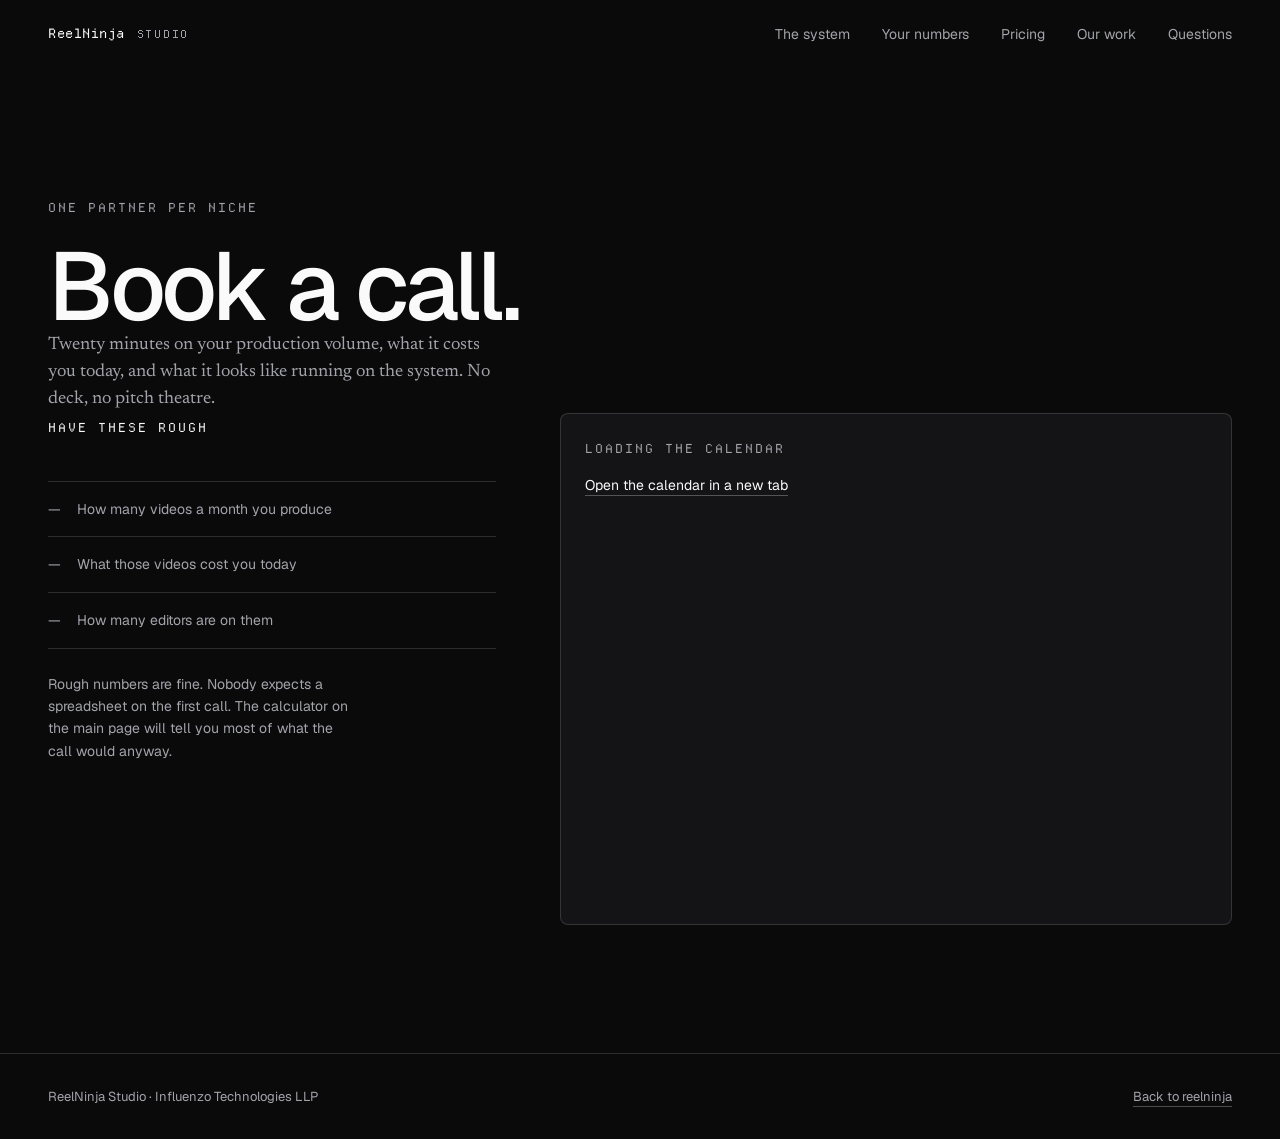
<file: book/index.html>
<!DOCTYPE html>
<html lang="en">
<head>
<meta charset="utf-8">
<meta name="viewport" content="width=device-width, initial-scale=1">
<title>Book a call — ReelNinja</title>
<meta name="description" content="Twenty minutes on your production volume, what it costs you today, and what it looks like running on the system. One production partner per niche.">
<meta name="robots" content="noindex, follow">
<meta name="theme-color" content="#0a0a0b">
<meta name="color-scheme" content="dark light">
<link rel="canonical" href="__SITE_URL__/book/">
<link rel="icon" href="../assets/icons/favicon.ico" sizes="any">
<link rel="icon" href="../assets/icons/favicon.svg" type="image/svg+xml">
<link rel="apple-touch-icon" href="../assets/icons/icon-180.png">
<meta property="og:type" content="website">
<meta property="og:site_name" content="ReelNinja">
<meta property="og:title" content="Book a call — ReelNinja">
<meta property="og:description" content="Twenty minutes on your production volume, what it costs you today, and what it looks like running on the system.">
<meta property="og:url" content="__SITE_URL__/book/">
<meta property="og:image" content="__SITE_URL__/og.png">
<meta property="og:image:width" content="1200">
<meta property="og:image:height" content="630">
<meta name="twitter:card" content="summary_large_image">
<meta name="twitter:title" content="Book a call — ReelNinja">
<meta name="twitter:image" content="__SITE_URL__/og.png">
<link rel="preload" href="../assets/fonts/Geist-Medium.woff2" as="font" type="font/woff2" crossorigin>
<link rel="preload" href="../assets/fonts/Newsreader-Regular.woff2" as="font" type="font/woff2" crossorigin>
<link rel="stylesheet" href="../assets/css/tokens.css">
<link rel="stylesheet" href="../assets/css/page.css">
<script>document.documentElement.classList.add('js')</script>
</head>
<body>

<a class="skip" href="#main">Skip to content</a>

<header class="site-head">
  <div class="shell">
    <a class="wordmark" href="../">ReelNinja <span>Studio</span></a>
    <nav class="site-nav" aria-label="Sections">
      <a class="nav-link" href="../#system">The system</a>
      <a class="nav-link" href="../#numbers">Your numbers</a>
      <a class="nav-link" href="../#pricing">Pricing</a>
      <a class="nav-link" href="../#work">Our work</a>
      <a class="nav-link" href="../#questions">Questions</a>
    </nav>
  </div>
</header>

<main id="main">

<section class="band band--ink">
  <div class="shell">
    <span class="eyebrow mono">One partner per niche</span>
    <h1 class="display" style="max-width:16ch">Book a call.</h1>
    <p class="lead">Twenty minutes on your production volume, what it costs you today, and what it looks like running on the system. No deck, no pitch theatre.</p>

    <div class="book">
      <div data-reveal>
        <span class="mono">Have these rough</span>
        <ul class="book__have">
          <li>How many videos a month you produce</li>
          <li>What those videos cost you today</li>
          <li>How many editors are on them</li>
        </ul>
        <p class="small muted" style="margin-top:var(--s-6);max-width:34ch">Rough numbers are fine. Nobody expects a spreadsheet on the first call. The calculator on the main page will tell you most of what the call would anyway.</p>
      </div>

      <!-- The chrome is ours. The scheduling logic is theirs. Cal.com loads on
           this page only, never on the landing page. -->
      <div data-reveal style="--reveal-delay:80ms">
        <div class="book__slot" id="cal-slot">
          <p class="book__loading mono" id="cal-loading">Loading the calendar</p>
          <p class="book__fallback" id="cal-fallback-wrap">
            <a class="link-u" id="cal-fallback" href="https://cal.com/reelninja/20min" target="_blank" rel="noopener">Open the calendar in a new tab</a>
          </p>
        </div>
      </div>
    </div>
  </div>
</section>

</main>

<footer class="band--ink">
  <div class="shell site-foot">
    <span>ReelNinja Studio &middot; Influenzo Technologies LLP</span>
    <span><a class="link-u" href="../">Back to reelninja</a></span>
  </div>
</footer>

<script src="../assets/js/app.js" defer></script>
<script src="../assets/js/book.js" defer></script>
</body>
</html>
</file>
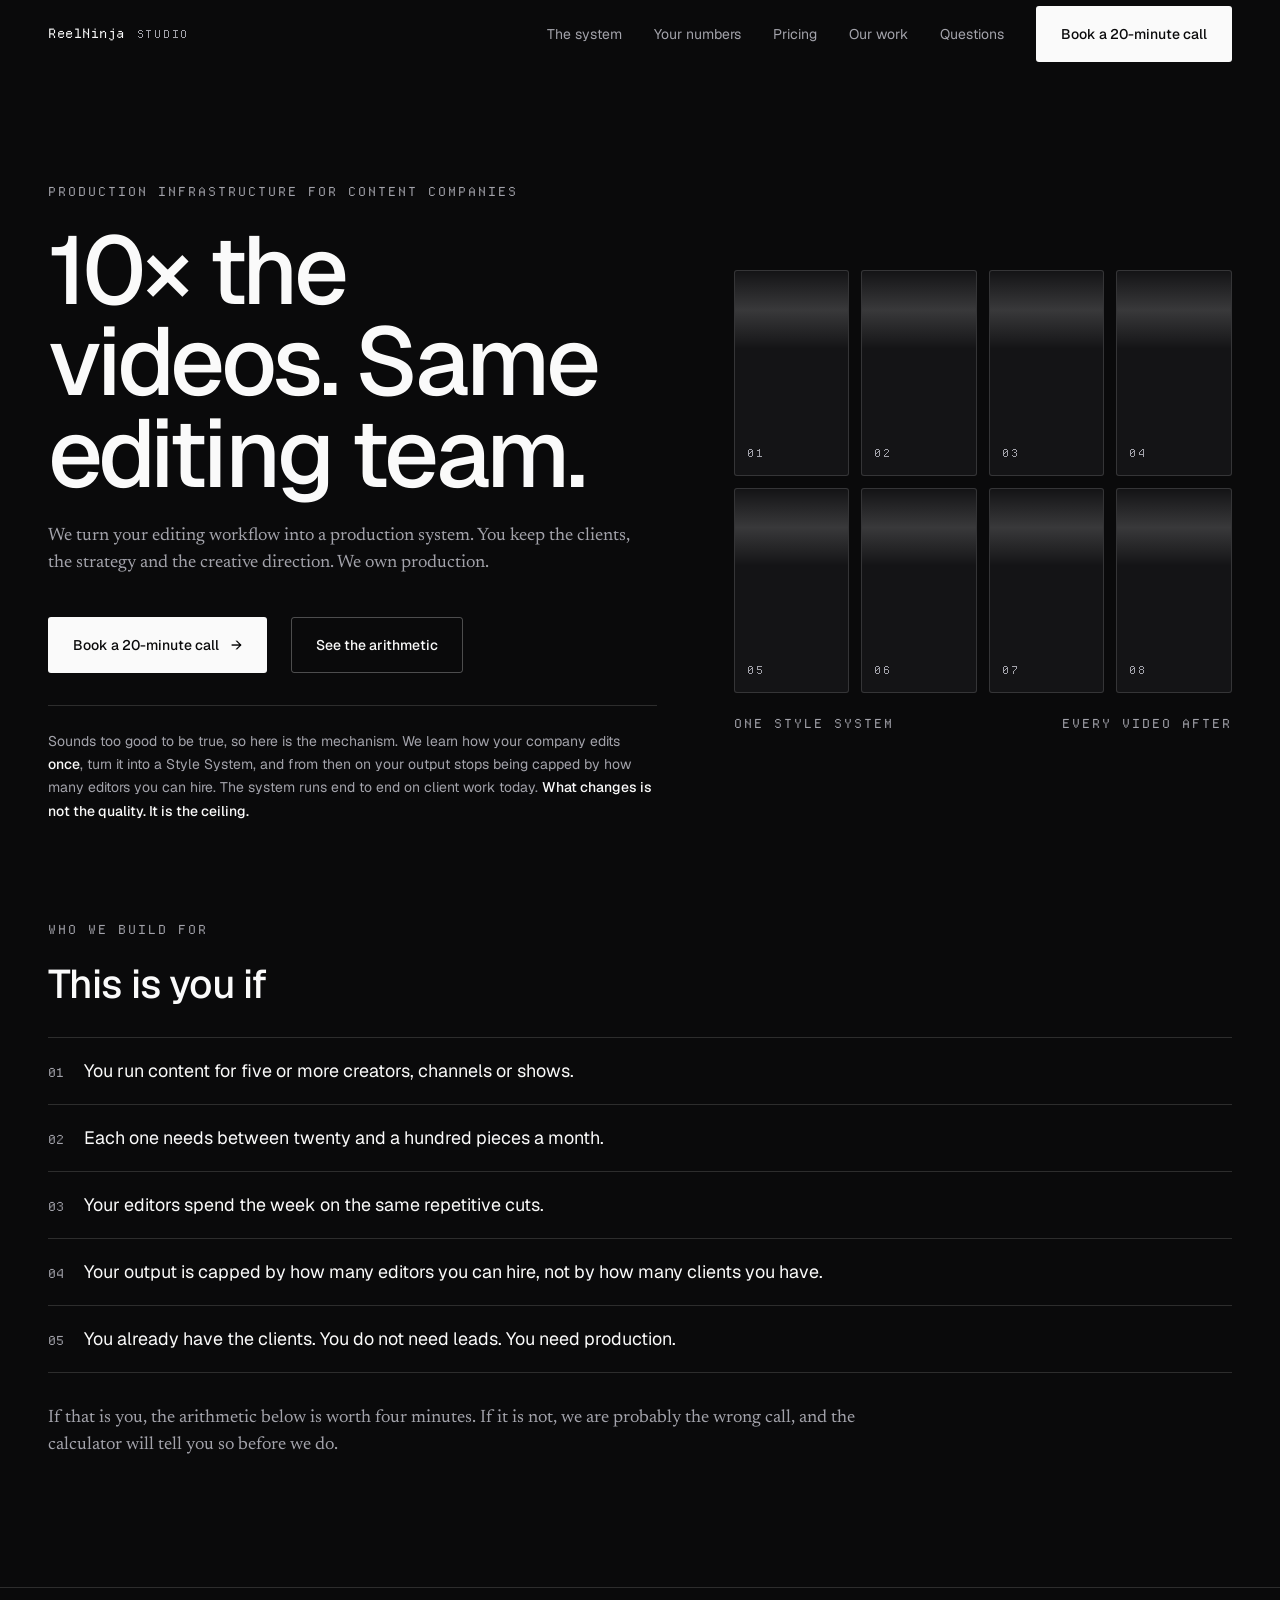
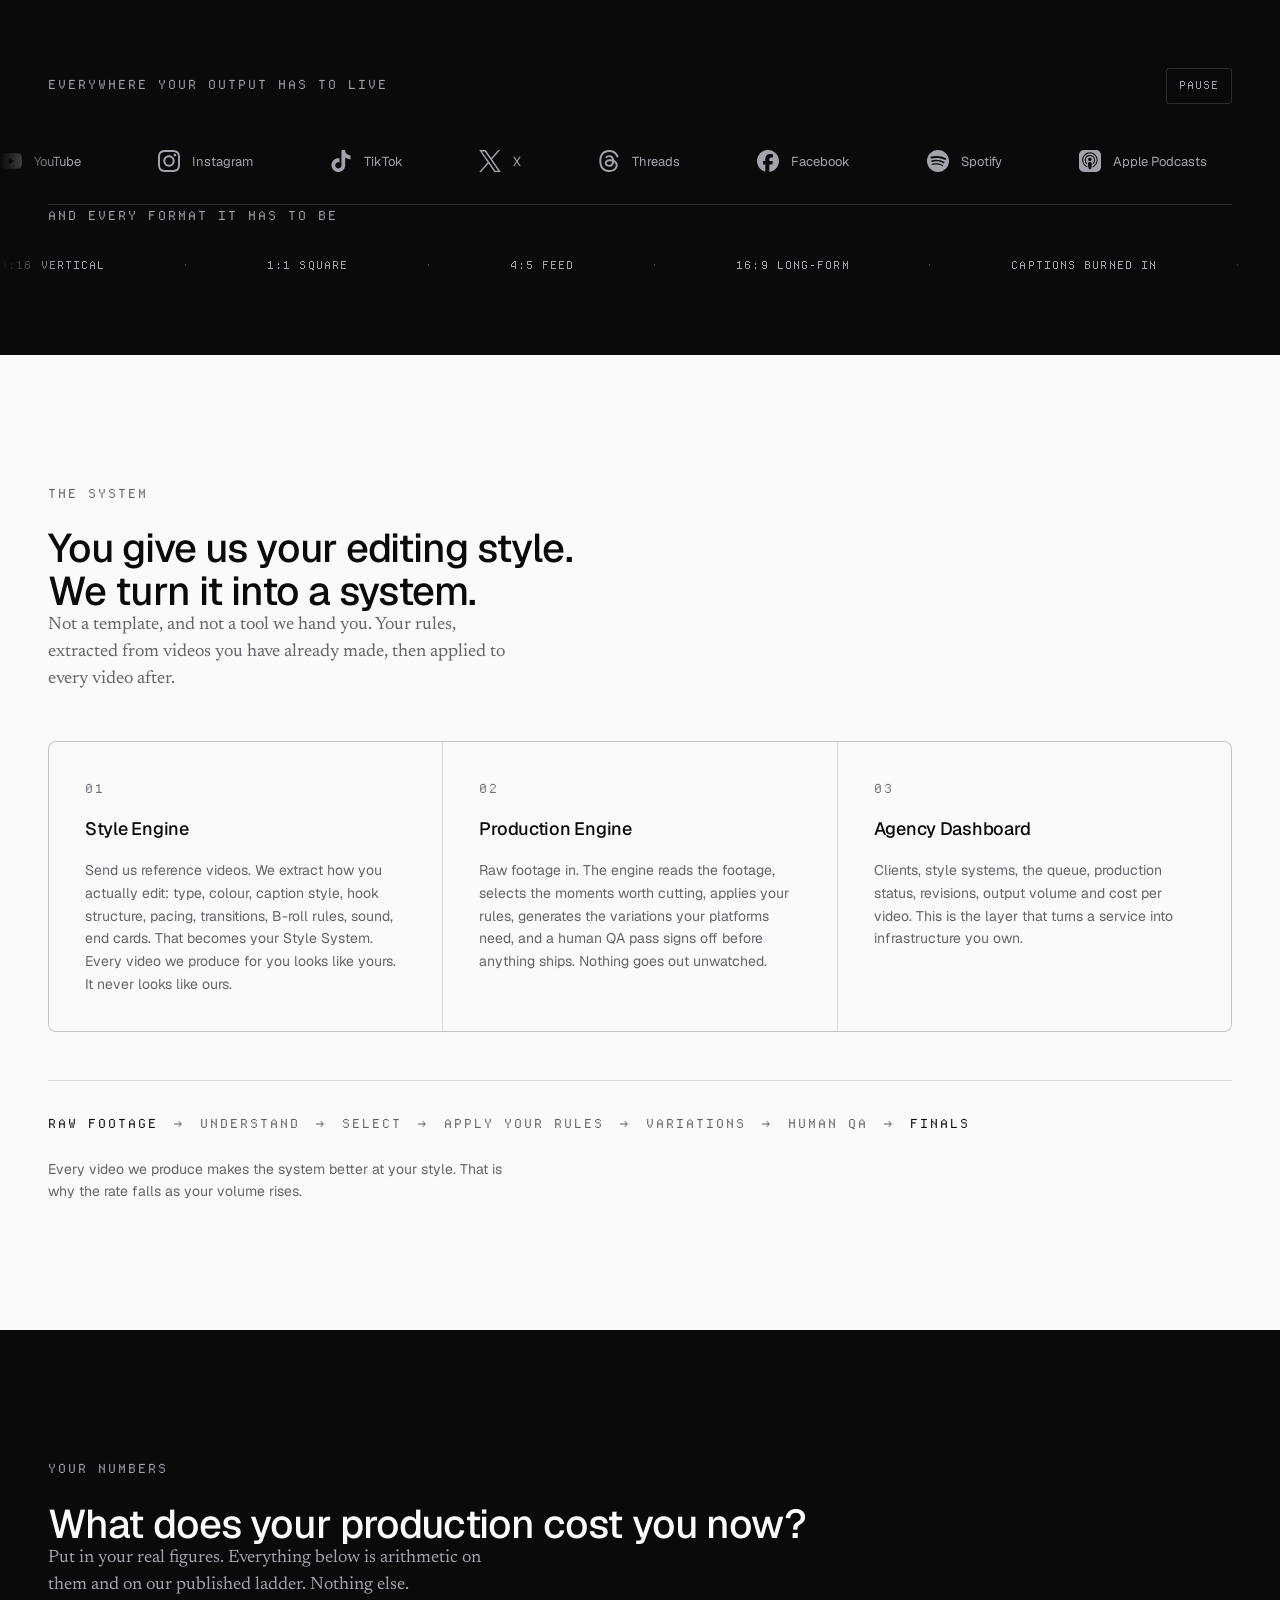
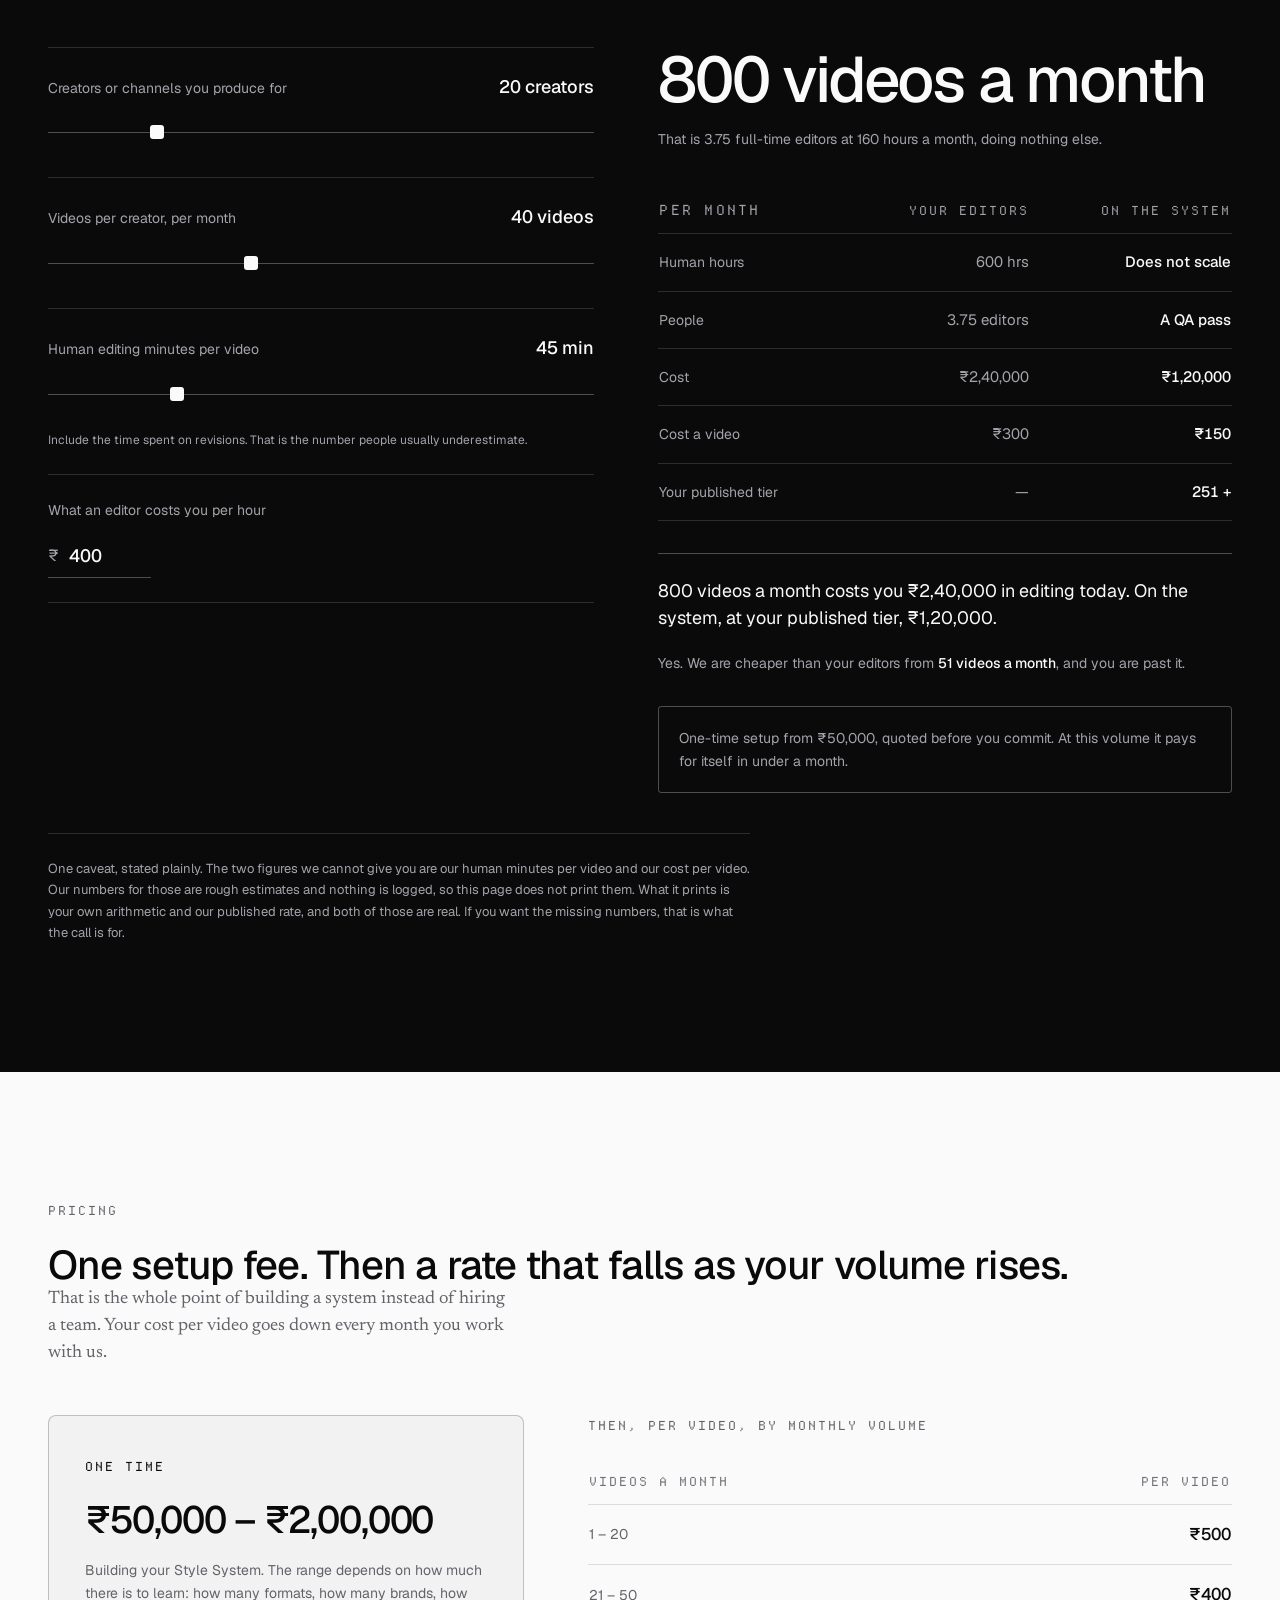
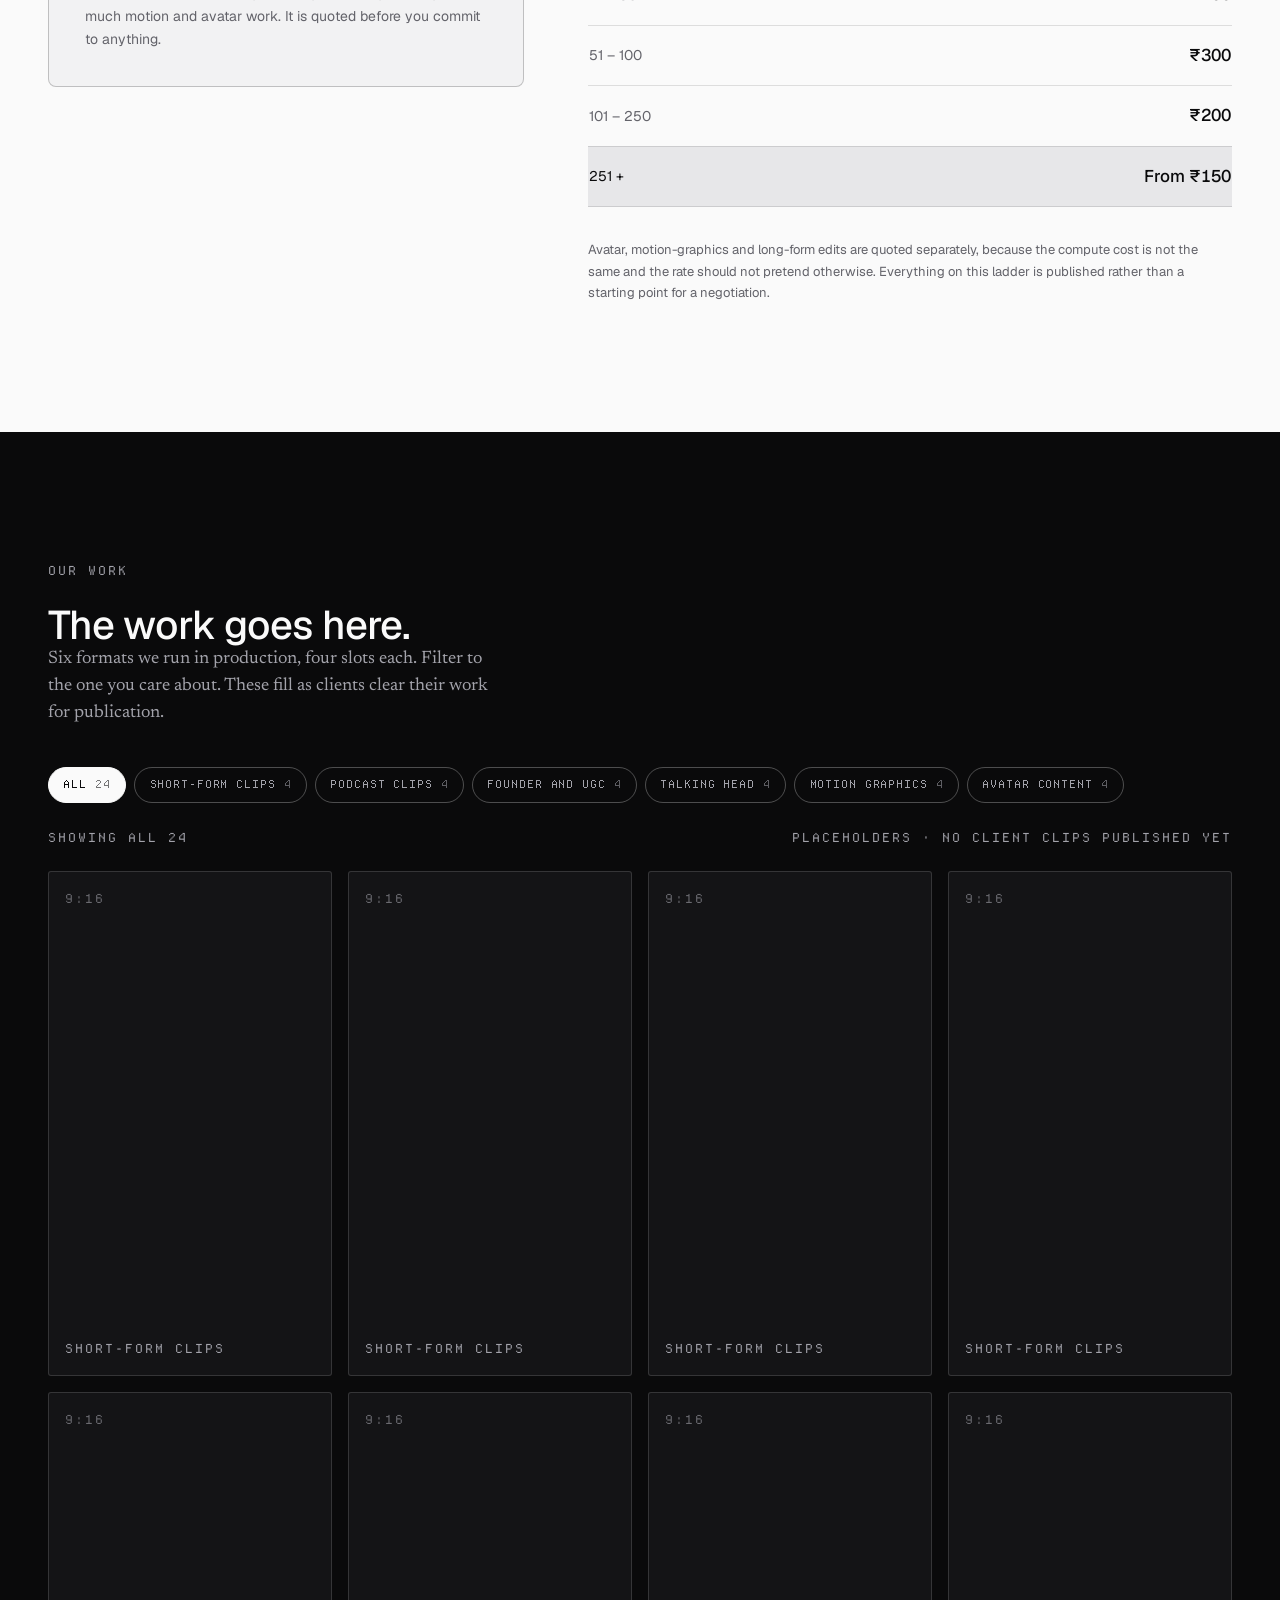
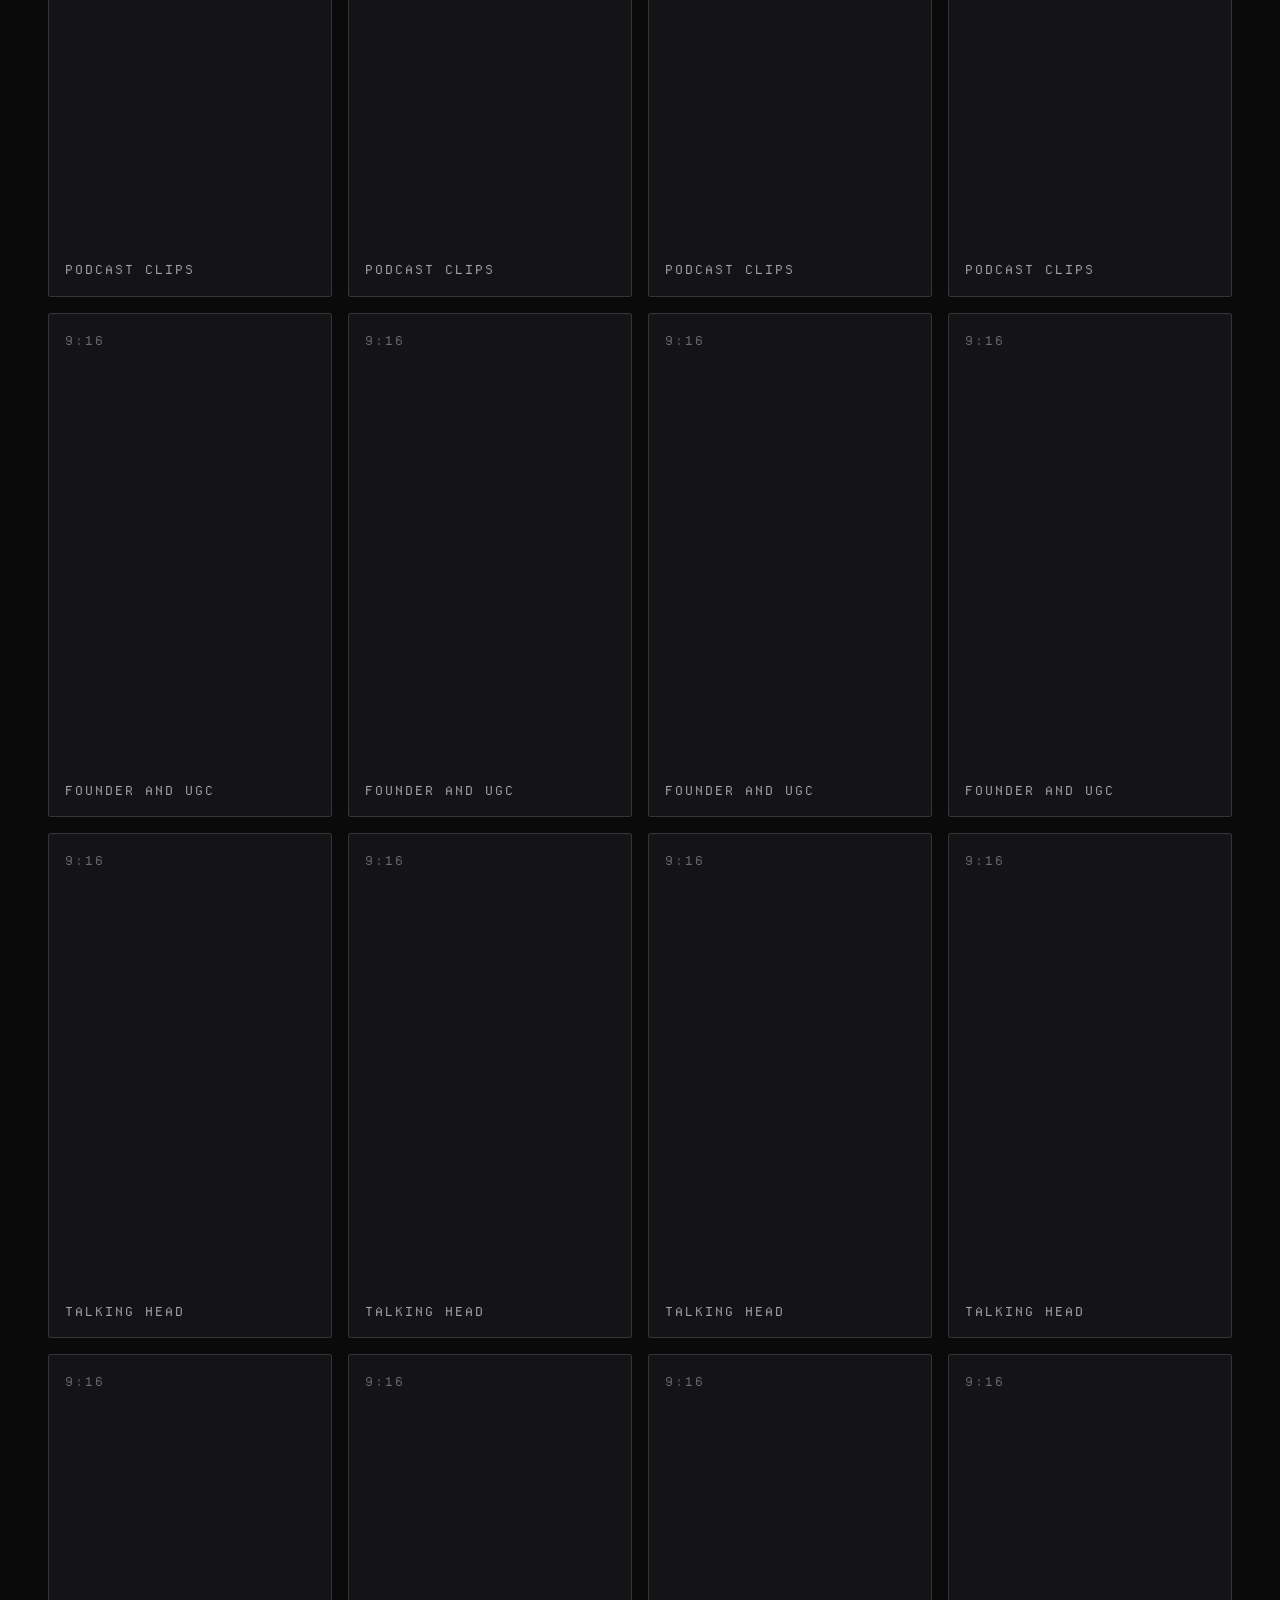
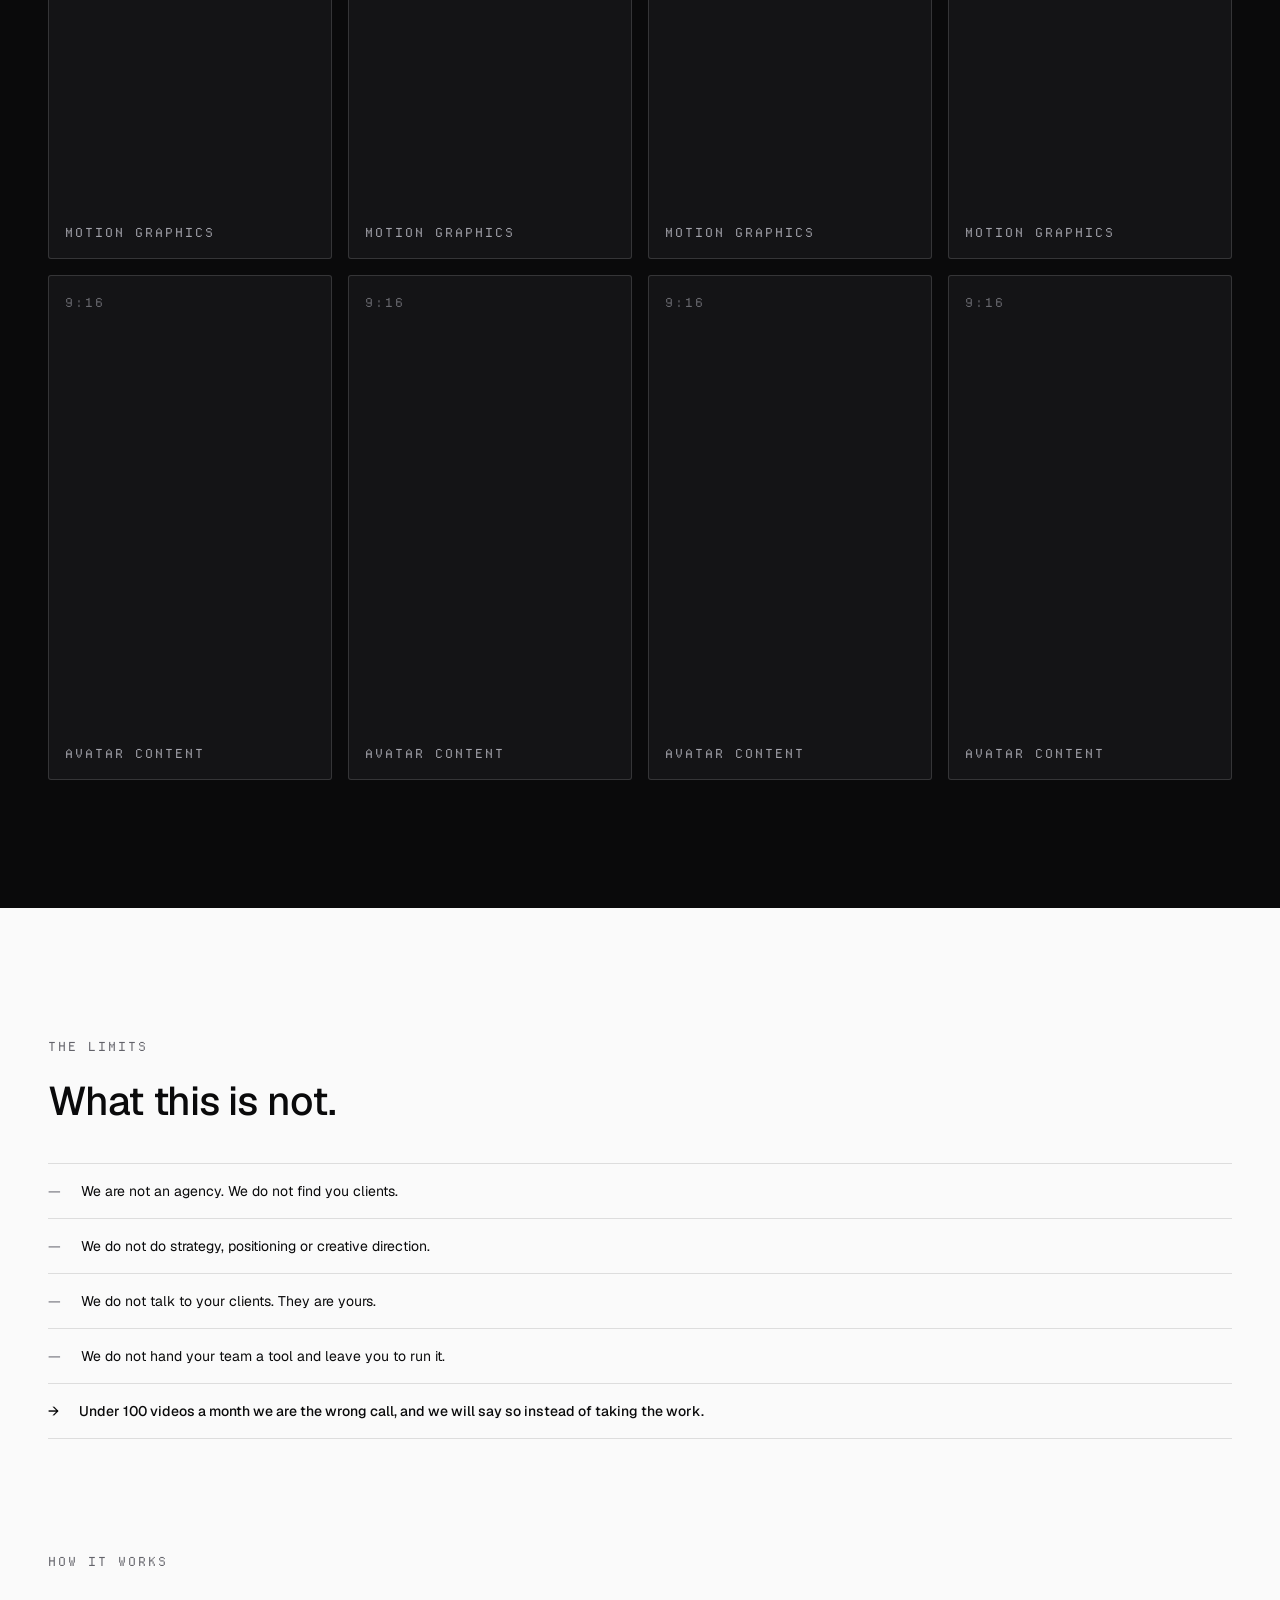
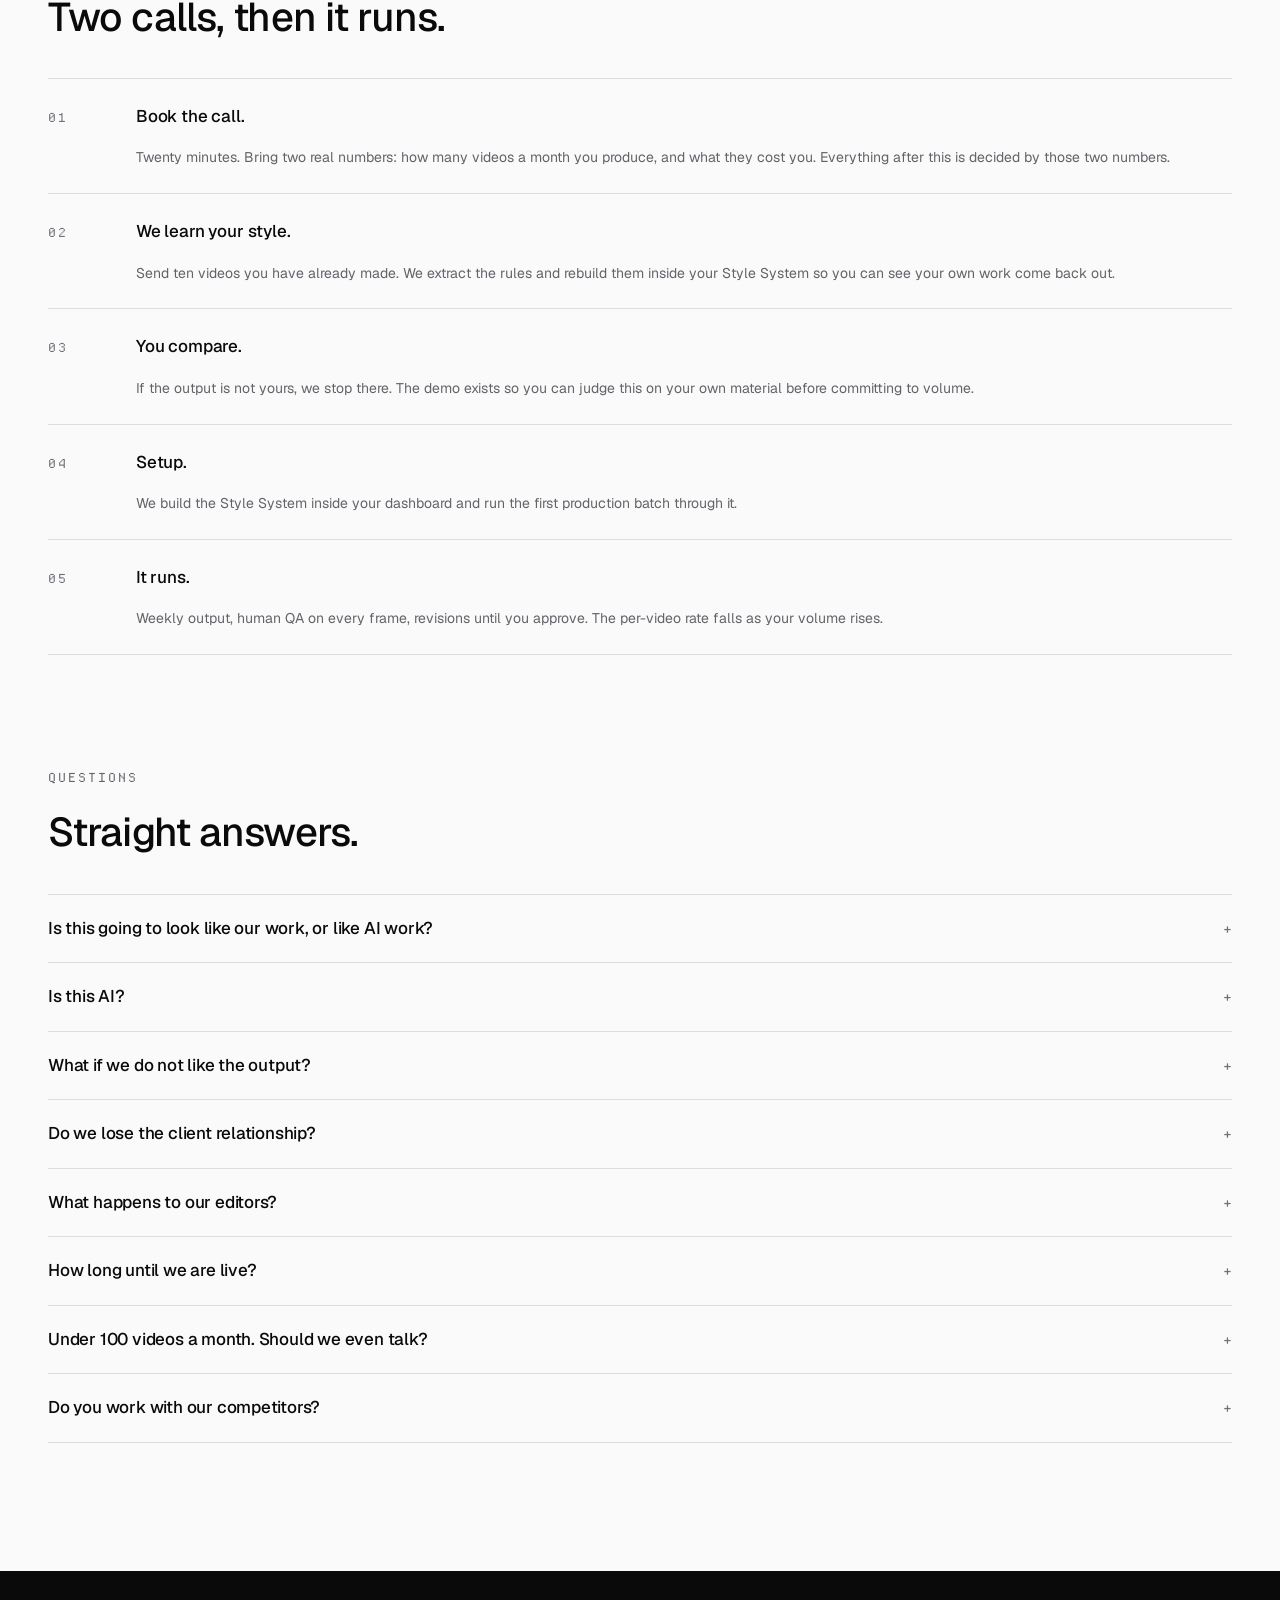
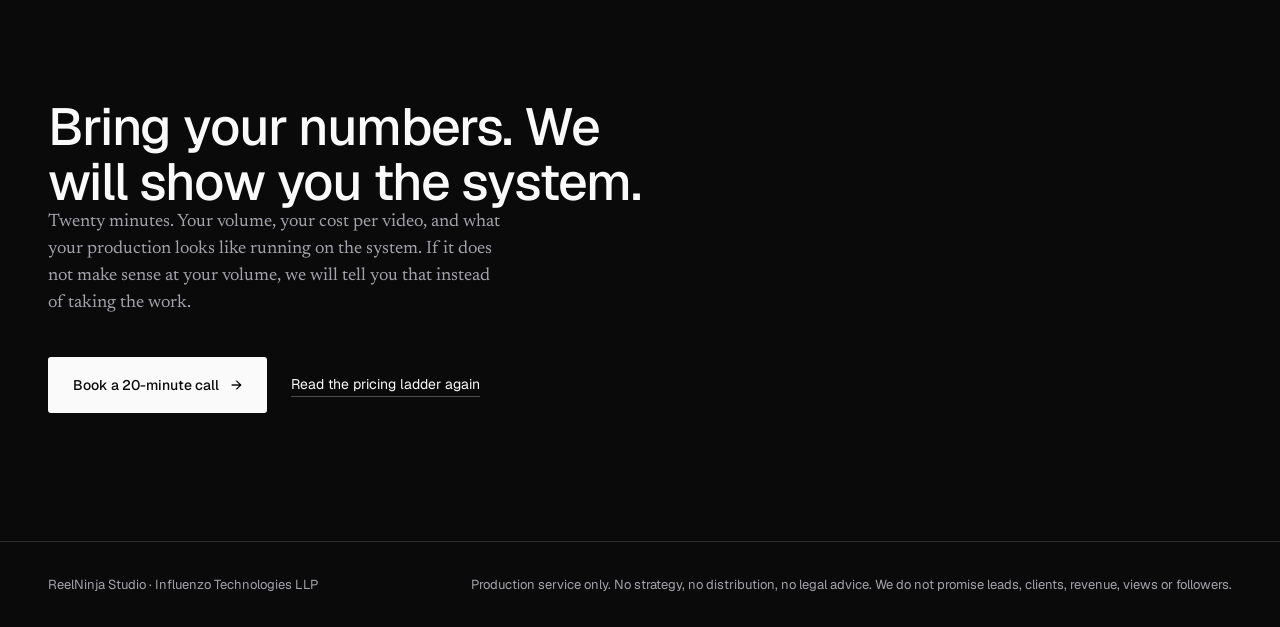
<file: site/index.html>
<!DOCTYPE html>
<html lang="en">
<head>
<meta charset="utf-8">
<meta name="viewport" content="width=device-width, initial-scale=1">
<title>ReelNinja — 10× the videos. Same editing team.</title>
<meta name="description" content="We turn your editing workflow into a production system, so output stops being capped by how many editors you can hire. Published pricing and your own numbers.">
<link rel="canonical" href="https://reelninja.visual-language-4c9.workers.dev/">
<meta name="robots" content="index, follow, max-image-preview:large, max-snippet:-1">
<meta name="theme-color" content="#0a0a0b">
<meta name="color-scheme" content="dark light">
<meta name="author" content="ReelNinja">

<!-- icons: svg first for modern browsers, ico as the legacy fallback -->
<link rel="icon" href="assets/icons/favicon.ico" sizes="any">
<link rel="icon" href="assets/icons/favicon.svg" type="image/svg+xml">
<link rel="apple-touch-icon" href="assets/icons/icon-180.png">
<link rel="manifest" href="site.webmanifest">

<!-- open graph -->
<meta property="og:type" content="website">
<meta property="og:site_name" content="ReelNinja">
<meta property="og:title" content="ReelNinja — 10× the videos. Same editing team.">
<meta property="og:description" content="You keep the clients, the strategy and the creative direction. We own production.">
<meta property="og:url" content="https://reelninja.visual-language-4c9.workers.dev/">
<meta property="og:image" content="https://reelninja.visual-language-4c9.workers.dev/og.png">
<meta property="og:image:type" content="image/png">
<meta property="og:image:width" content="1200">
<meta property="og:image:height" content="630">
<meta property="og:image:alt" content="10× the videos. Same editing team.">

<!-- twitter -->
<meta name="twitter:card" content="summary_large_image">
<meta name="twitter:title" content="ReelNinja — 10× the videos. Same editing team.">
<meta name="twitter:description" content="We turn your editing workflow into a production system.">
<meta name="twitter:image" content="https://reelninja.visual-language-4c9.workers.dev/og.png">
<meta name="twitter:image:alt" content="10× the videos. Same editing team.">

<link rel="preload" href="assets/fonts/Geist-Medium.woff2" as="font" type="font/woff2" crossorigin>
<link rel="preload" href="assets/fonts/Newsreader-Regular.woff2" as="font" type="font/woff2" crossorigin>
<link rel="stylesheet" href="assets/css/tokens.css?v=1a8b668e1f">
<link rel="stylesheet" href="assets/css/page.css?v=1cc4e29b9b">
<script>document.documentElement.classList.add('js');</script>
<script type="application/ld+json">
{
 "@context": "https://schema.org",
 "@graph": [
  {
   "@type": "Organization",
   "@id": "https://reelninja.visual-language-4c9.workers.dev/#org",
   "name": "ReelNinja",
   "legalName": "Influenzo Technologies LLP",
   "url": "https://reelninja.visual-language-4c9.workers.dev/",
   "logo": {
    "@type": "ImageObject",
    "url": "https://reelninja.visual-language-4c9.workers.dev/assets/icons/icon-512.png",
    "width": 512,
    "height": 512
   },
   "image": "https://reelninja.visual-language-4c9.workers.dev/og.png",
   "slogan": "10× the videos. Same editing team.",
   "description": "ReelNinja turns a content company's editing workflow into a production system, so output stops being capped by how many editors the company can hire.",
   "areaServed": "Worldwide",
   "knowsAbout": [
    "video production",
    "video editing automation",
    "short-form video",
    "content operations"
   ]
  },
  {
   "@type": "WebSite",
   "@id": "https://reelninja.visual-language-4c9.workers.dev/#website",
   "url": "https://reelninja.visual-language-4c9.workers.dev/",
   "name": "ReelNinja",
   "publisher": {
    "@id": "https://reelninja.visual-language-4c9.workers.dev/#org"
   },
   "inLanguage": "en"
  },
  {
   "@type": "Service",
   "@id": "https://reelninja.visual-language-4c9.workers.dev/#service",
   "name": "Video production system",
   "serviceType": "Video production infrastructure for content companies",
   "provider": {
    "@id": "https://reelninja.visual-language-4c9.workers.dev/#org"
   },
   "areaServed": "Worldwide",
   "description": "A Style System extracted from a company's own published work, then applied to every video after. The company keeps its clients and creative direction; ReelNinja owns production.",
   "url": "https://reelninja.visual-language-4c9.workers.dev/",
   "offers": {
    "@type": "AggregateOffer",
    "priceCurrency": "INR",
    "lowPrice": "150",
    "highPrice": "500",
    "offerCount": "4",
    "description": "Per video, by monthly volume: 1 – 20 ₹500; 21 – 50 ₹400; 51 – 100 ₹300; 101 – 250 ₹200.",
    "priceSpecification": {
     "@type": "UnitPriceSpecification",
     "name": "One-time Style System setup",
     "priceCurrency": "INR",
     "description": "₹50,000 – ₹2,00,000"
    }
   }
  },
  {
   "@type": "FAQPage",
   "@id": "https://reelninja.visual-language-4c9.workers.dev/#faq",
   "mainEntity": [
    {
     "@type": "Question",
     "name": "Is this going to look like our work, or like AI work?",
     "acceptedAnswer": {
      "@type": "Answer",
      "text": "Like yours. That is the entire product. The Style System is built from videos you have already made, so type, colour, captions, hooks and pacing are extracted from your own output rather than chosen by us. If it does not look like yours, the system has failed and we would rather you say so."
     }
    },
    {
     "@type": "Question",
     "name": "Is this AI?",
     "acceptedAnswer": {
      "@type": "Answer",
      "text": "Yes, underneath. You asked what it costs and how many videos it produces, so that is what we led with. There is a reasoning layer selecting the moments and applying your rules, and a person watching every frame before it ships. The architecture is our problem, not yours."
     }
    },
    {
     "@type": "Question",
     "name": "What if we do not like the output?",
     "acceptedAnswer": {
      "@type": "Answer",
      "text": "We rebuild until you approve. Nothing reaches a client without your sign-off, and the ten-video comparison exists precisely so you can judge this on your own material before you commit to a volume you might regret."
     }
    },
    {
     "@type": "Question",
     "name": "Do we lose the client relationship?",
     "acceptedAnswer": {
      "@type": "Answer",
      "text": "The opposite. Your clients never deal with us. We produce under your name, in your style, and you own the relationship and the dashboard."
     }
    },
    {
     "@type": "Question",
     "name": "What happens to our editors?",
     "acceptedAnswer": {
      "@type": "Answer",
      "text": "That is your call and we do not tell you how to staff your team. What usually happens is the repetitive cutting stops, and the same people spend their hours on the work that actually needs a person."
     }
    },
    {
     "@type": "Question",
     "name": "How long until we are live?",
     "acceptedAnswer": {
      "@type": "Answer",
      "text": "The setup is the slow part, because learning your style properly takes a few rounds. One format across one brand turns around quickly; six formats across twenty creators takes longer. We give you the dates before you commit, not after."
     }
    },
    {
     "@type": "Question",
     "name": "Under 100 videos a month. Should we even talk?",
     "acceptedAnswer": {
      "@type": "Answer",
      "text": "Probably not yet. At that volume the setup will not pay for itself and we would be selling you something that does not fit. Put your real numbers into the calculator above and it will tell you honestly, including when the answer is no."
     }
    },
    {
     "@type": "Question",
     "name": "Do you work with our competitors?",
     "acceptedAnswer": {
      "@type": "Answer",
      "text": "One production partner per niche. If we are already working with someone you compete with, we tell you on the call before you commit to anything."
     }
    }
   ]
  }
 ]
}
</script>
</head>
<body>

<a class="skip" href="#main">Skip to content</a>

<header class="site-head" id="site-head">
  <div class="shell">
    <a class="wordmark" href="/">ReelNinja <span>Studio</span></a>
    <nav class="site-nav" aria-label="Sections">
      <a class="nav-link" href="#system">The system</a>
      <a class="nav-link" href="#numbers">Your numbers</a>
      <a class="nav-link" href="#pricing">Pricing</a>
      <a class="nav-link" href="#work">Our work</a>
      <a class="nav-link" href="#questions">Questions</a>
      <a class="btn btn--paper" href="book/"><span class="btn-full">Book a 20-minute call</span><span class="btn-short">Book a call</span></a>
    </nav>
  </div>
  <span class="progress" id="progress" aria-hidden="true"></span>
</header>

<main id="main">

<!-- ============================ HERO ============================ -->
<section class="band band--ink hero">
  <div class="shell">
    <div class="hero__grid">
      <div>
        <span class="eyebrow mono">Production infrastructure for content companies</span>
        <h1 class="display">10&times; the videos. Same editing team.</h1>
        <p class="lead hero__sub">We turn your editing workflow into a production system. You keep the clients, the strategy and the creative direction. We own production.</p>
        <div class="hero__acts">
          <a class="btn btn--paper btn--go" href="book/">Book a 20-minute call</a>
          <a class="btn btn--ghost" href="#numbers">See the arithmetic</a>
        </div>
        <p class="defuse" data-reveal>Sounds too good to be true, so here is the mechanism. We learn how your company edits <strong>once</strong>, turn it into a Style System, and from then on your output stops being capped by how many editors you can hire. The system runs end to end on client work today. <strong>What changes is not the quality. It is the ceiling.</strong></p>
      </div>

      <div class="cascade" data-reveal style="--reveal-delay:120ms">
        <div class="cascade__grid">
          <div class="flip"><span class="flip__idx mono">01</span></div>
          <div class="flip"><span class="flip__idx mono">02</span></div>
          <div class="flip"><span class="flip__idx mono">03</span></div>
          <div class="flip"><span class="flip__idx mono">04</span></div>
          <div class="flip"><span class="flip__idx mono">05</span></div>
          <div class="flip"><span class="flip__idx mono">06</span></div>
          <div class="flip"><span class="flip__idx mono">07</span></div>
          <div class="flip"><span class="flip__idx mono">08</span></div>
        </div>
        <div class="cascade__cap mono">
          <span>One style system</span>
          <span>Every video after</span>
        </div>
      </div>
    </div>

    <div class="qual" data-reveal>
      <span class="eyebrow mono">Who we build for</span>
      <h2 class="h2">This is you if</h2>
      <ul class="qual__list">
        <li>You run content for five or more creators, channels or shows.</li>
        <li>Each one needs between twenty and a hundred pieces a month.</li>
        <li>Your editors spend the week on the same repetitive cuts.</li>
        <li>Your output is capped by how many editors you can hire, not by how many clients you have.</li>
        <li>You already have the clients. You do not need leads. You need production.</li>
      </ul>
      <p class="lead qual__cap">If that is you, the arithmetic below is worth four minutes. If it is not, we are probably the wrong call, and the calculator will tell you so before we do.</p>
    </div>
  </div>
</section>

<!-- ============================ THE STRIP ============================
     Where a client wall normally sits. These are the platforms the output has
     to live on and the formats it has to be cut in — the two things we can
     actually claim on day one, and the two a content company is really
     buying. Nothing here says anyone is a client. -->
<section class="band band--ink strip" aria-labelledby="strip-platforms">
  <div class="shell">
    <div class="strip__head">
      <h2 class="eyebrow mono" id="strip-platforms" data-reveal>Everywhere your output has to live</h2>
      <button class="mqpause" id="mqpause" type="button" aria-pressed="false">Pause</button>
    </div>
  </div>
  <div class="marquee" style="--mq:88s">
    <div class="marquee__track"><span class="mk"><svg fill="currentColor" role="img" viewBox="0 0 24 24" xmlns="http://www.w3.org/2000/svg"><path d="M23.498 6.186a3.016 3.016 0 0 0-2.122-2.136C19.505 3.545 12 3.545 12 3.545s-7.505 0-9.377.505A3.017 3.017 0 0 0 .502 6.186C0 8.07 0 12 0 12s0 3.93.502 5.814a3.016 3.016 0 0 0 2.122 2.136c1.871.505 9.376.505 9.376.505s7.505 0 9.377-.505a3.015 3.015 0 0 0 2.122-2.136C24 15.93 24 12 24 12s0-3.93-.502-5.814zM9.545 15.568V8.432L15.818 12l-6.273 3.568z"/></svg><span>YouTube</span></span><span class="mk"><svg fill="currentColor" role="img" viewBox="0 0 24 24" xmlns="http://www.w3.org/2000/svg"><path d="M7.0301.084c-1.2768.0602-2.1487.264-2.911.5634-.7888.3075-1.4575.72-2.1228 1.3877-.6652.6677-1.075 1.3368-1.3802 2.127-.2954.7638-.4956 1.6365-.552 2.914-.0564 1.2775-.0689 1.6882-.0626 4.947.0062 3.2586.0206 3.6671.0825 4.9473.061 1.2765.264 2.1482.5635 2.9107.308.7889.72 1.4573 1.388 2.1228.6679.6655 1.3365 1.0743 2.1285 1.38.7632.295 1.6361.4961 2.9134.552 1.2773.056 1.6884.069 4.9462.0627 3.2578-.0062 3.668-.0207 4.9478-.0814 1.28-.0607 2.147-.2652 2.9098-.5633.7889-.3086 1.4578-.72 2.1228-1.3881.665-.6682 1.0745-1.3378 1.3795-2.1284.2957-.7632.4966-1.636.552-2.9124.056-1.2809.0692-1.6898.063-4.948-.0063-3.2583-.021-3.6668-.0817-4.9465-.0607-1.2797-.264-2.1487-.5633-2.9117-.3084-.7889-.72-1.4568-1.3876-2.1228C21.2982 1.33 20.628.9208 19.8378.6165 19.074.321 18.2017.1197 16.9244.0645 15.6471.0093 15.236-.005 11.977.0014 8.718.0076 8.31.0215 7.0301.0839m.1402 21.6932c-1.17-.0509-1.8053-.2453-2.2287-.408-.5606-.216-.96-.4771-1.3819-.895-.422-.4178-.6811-.8186-.9-1.378-.1644-.4234-.3624-1.058-.4171-2.228-.0595-1.2645-.072-1.6442-.079-4.848-.007-3.2037.0053-3.583.0607-4.848.05-1.169.2456-1.805.408-2.2282.216-.5613.4762-.96.895-1.3816.4188-.4217.8184-.6814 1.3783-.9003.423-.1651 1.0575-.3614 2.227-.4171 1.2655-.06 1.6447-.072 4.848-.079 3.2033-.007 3.5835.005 4.8495.0608 1.169.0508 1.8053.2445 2.228.408.5608.216.96.4754 1.3816.895.4217.4194.6816.8176.9005 1.3787.1653.4217.3617 1.056.4169 2.2263.0602 1.2655.0739 1.645.0796 4.848.0058 3.203-.0055 3.5834-.061 4.848-.051 1.17-.245 1.8055-.408 2.2294-.216.5604-.4763.96-.8954 1.3814-.419.4215-.8181.6811-1.3783.9-.4224.1649-1.0577.3617-2.2262.4174-1.2656.0595-1.6448.072-4.8493.079-3.2045.007-3.5825-.006-4.848-.0608M16.953 5.5864A1.44 1.44 0 1 0 18.39 4.144a1.44 1.44 0 0 0-1.437 1.4424M5.8385 12.012c.0067 3.4032 2.7706 6.1557 6.173 6.1493 3.4026-.0065 6.157-2.7701 6.1506-6.1733-.0065-3.4032-2.771-6.1565-6.174-6.1498-3.403.0067-6.156 2.771-6.1496 6.1738M8 12.0077a4 4 0 1 1 4.008 3.9921A3.9996 3.9996 0 0 1 8 12.0077"/></svg><span>Instagram</span></span><span class="mk"><svg fill="currentColor" role="img" viewBox="0 0 24 24" xmlns="http://www.w3.org/2000/svg"><path d="M12.525.02c1.31-.02 2.61-.01 3.91-.02.08 1.53.63 3.09 1.75 4.17 1.12 1.11 2.7 1.62 4.24 1.79v4.03c-1.44-.05-2.89-.35-4.2-.97-.57-.26-1.1-.59-1.62-.93-.01 2.92.01 5.84-.02 8.75-.08 1.4-.54 2.79-1.35 3.94-1.31 1.92-3.58 3.17-5.91 3.21-1.43.08-2.86-.31-4.08-1.03-2.02-1.19-3.44-3.37-3.65-5.71-.02-.5-.03-1-.01-1.49.18-1.9 1.12-3.72 2.58-4.96 1.66-1.44 3.98-2.13 6.15-1.72.02 1.48-.04 2.96-.04 4.44-.99-.32-2.15-.23-3.02.37-.63.41-1.11 1.04-1.36 1.75-.21.51-.15 1.07-.14 1.61.24 1.64 1.82 3.02 3.5 2.87 1.12-.01 2.19-.66 2.77-1.61.19-.33.4-.67.41-1.06.1-1.79.06-3.57.07-5.36.01-4.03-.01-8.05.02-12.07z"/></svg><span>TikTok</span></span><span class="mk"><svg fill="currentColor" role="img" viewBox="0 0 24 24" xmlns="http://www.w3.org/2000/svg"><path d="M14.234 10.162 22.977 0h-2.072l-7.591 8.824L7.251 0H.258l9.168 13.343L.258 24H2.33l8.016-9.318L16.749 24h6.993zm-2.837 3.299-.929-1.329L3.076 1.56h3.182l5.965 8.532.929 1.329 7.754 11.09h-3.182z"/></svg><span>X</span></span><span class="mk"><svg fill="currentColor" role="img" viewBox="0 0 24 24" xmlns="http://www.w3.org/2000/svg"><path d="M12.186 24h-.007c-3.581-.024-6.334-1.205-8.184-3.509C2.35 18.44 1.5 15.586 1.472 12.01v-.017c.03-3.579.879-6.43 2.525-8.482C5.845 1.205 8.6.024 12.18 0h.014c2.746.02 5.043.725 6.826 2.098 1.677 1.29 2.858 3.13 3.509 5.467l-2.04.569c-1.104-3.96-3.898-5.984-8.304-6.015-2.91.022-5.11.936-6.54 2.717C4.307 6.504 3.616 8.914 3.589 12c.027 3.086.718 5.496 2.057 7.164 1.43 1.783 3.631 2.698 6.54 2.717 2.623-.02 4.358-.631 5.8-2.045 1.647-1.613 1.618-3.593 1.09-4.798-.31-.71-.873-1.3-1.634-1.75-.192 1.352-.622 2.446-1.284 3.272-.886 1.102-2.14 1.704-3.73 1.79-1.202.065-2.361-.218-3.259-.801-1.063-.689-1.685-1.74-1.752-2.964-.065-1.19.408-2.285 1.33-3.082.88-.76 2.119-1.207 3.583-1.291a13.853 13.853 0 0 1 3.02.142c-.126-.742-.375-1.332-.75-1.757-.513-.586-1.308-.883-2.359-.89h-.029c-.844 0-1.992.232-2.721 1.32L7.734 7.847c.98-1.454 2.568-2.256 4.478-2.256h.044c3.194.02 5.097 1.975 5.287 5.388.108.046.216.094.321.142 1.49.7 2.58 1.761 3.154 3.07.797 1.82.871 4.79-1.548 7.158-1.85 1.81-4.094 2.628-7.277 2.65Zm1.003-11.69c-.242 0-.487.007-.739.021-1.836.103-2.98.946-2.916 2.143.067 1.256 1.452 1.839 2.784 1.767 1.224-.065 2.818-.543 3.086-3.71a10.5 10.5 0 0 0-2.215-.221z"/></svg><span>Threads</span></span><span class="mk"><svg fill="currentColor" role="img" viewBox="0 0 24 24" xmlns="http://www.w3.org/2000/svg"><path d="M9.101 23.691v-7.98H6.627v-3.667h2.474v-1.58c0-4.085 1.848-5.978 5.858-5.978.401 0 .955.042 1.468.103a8.68 8.68 0 0 1 1.141.195v3.325a8.623 8.623 0 0 0-.653-.036 26.805 26.805 0 0 0-.733-.009c-.707 0-1.259.096-1.675.309a1.686 1.686 0 0 0-.679.622c-.258.42-.374.995-.374 1.752v1.297h3.919l-.386 2.103-.287 1.564h-3.246v8.245C19.396 23.238 24 18.179 24 12.044c0-6.627-5.373-12-12-12s-12 5.373-12 12c0 5.628 3.874 10.35 9.101 11.647Z"/></svg><span>Facebook</span></span><span class="mk"><svg fill="currentColor" role="img" viewBox="0 0 24 24" xmlns="http://www.w3.org/2000/svg"><path d="M12 0C5.4 0 0 5.4 0 12s5.4 12 12 12 12-5.4 12-12S18.66 0 12 0zm5.521 17.34c-.24.359-.66.48-1.021.24-2.82-1.74-6.36-2.101-10.561-1.141-.418.122-.779-.179-.899-.539-.12-.421.18-.78.54-.9 4.56-1.021 8.52-.6 11.64 1.32.42.18.479.659.301 1.02zm1.44-3.3c-.301.42-.841.6-1.262.3-3.239-1.98-8.159-2.58-11.939-1.38-.479.12-1.02-.12-1.14-.6-.12-.48.12-1.021.6-1.141C9.6 9.9 15 10.561 18.72 12.84c.361.181.54.78.241 1.2zm.12-3.36C15.24 8.4 8.82 8.16 5.16 9.301c-.6.179-1.2-.181-1.38-.721-.18-.601.18-1.2.72-1.381 4.26-1.26 11.28-1.02 15.721 1.621.539.3.719 1.02.419 1.56-.299.421-1.02.599-1.559.3z"/></svg><span>Spotify</span></span><span class="mk"><svg fill="currentColor" role="img" viewBox="0 0 24 24" xmlns="http://www.w3.org/2000/svg"><path d="M5.34 0A5.328 5.328 0 000 5.34v13.32A5.328 5.328 0 005.34 24h13.32A5.328 5.328 0 0024 18.66V5.34A5.328 5.328 0 0018.66 0zm6.525 2.568c2.336 0 4.448.902 6.056 2.587 1.224 1.272 1.912 2.619 2.264 4.392.12.59.12 2.2.007 2.864a8.506 8.506 0 01-3.24 5.296c-.608.46-2.096 1.261-2.336 1.261-.088 0-.096-.091-.056-.46.072-.592.144-.715.48-.856.536-.224 1.448-.874 2.008-1.435a7.644 7.644 0 002.008-3.536c.208-.824.184-2.656-.048-3.504-.728-2.696-2.928-4.792-5.624-5.352-.784-.16-2.208-.16-3 0-2.728.56-4.984 2.76-5.672 5.528-.184.752-.184 2.584 0 3.336.456 1.832 1.64 3.512 3.192 4.512.304.2.672.408.824.472.336.144.408.264.472.856.04.36.03.464-.056.464-.056 0-.464-.176-.896-.384l-.04-.03c-2.472-1.216-4.056-3.274-4.632-6.012-.144-.706-.168-2.392-.03-3.04.36-1.74 1.048-3.1 2.192-4.304 1.648-1.737 3.768-2.656 6.128-2.656zm.134 2.81c.409.004.803.04 1.106.106 2.784.62 4.76 3.408 4.376 6.174-.152 1.114-.536 2.03-1.216 2.88-.336.43-1.152 1.15-1.296 1.15-.023 0-.048-.272-.048-.603v-.605l.416-.496c1.568-1.878 1.456-4.502-.256-6.224-.664-.67-1.432-1.064-2.424-1.246-.64-.118-.776-.118-1.448-.008-1.02.167-1.81.562-2.512 1.256-1.72 1.704-1.832 4.342-.264 6.222l.413.496v.608c0 .336-.027.608-.06.608-.03 0-.264-.16-.512-.36l-.034-.011c-.832-.664-1.568-1.842-1.872-2.997-.184-.698-.184-2.024.008-2.72.504-1.878 1.888-3.335 3.808-4.019.41-.145 1.133-.22 1.814-.211zm-.13 2.99c.31 0 .62.06.844.178.488.253.888.745 1.04 1.259.464 1.578-1.208 2.96-2.72 2.254h-.015c-.712-.331-1.096-.956-1.104-1.77 0-.733.408-1.371 1.112-1.745.224-.117.534-.176.844-.176zm-.011 4.728c.988-.004 1.706.349 1.97.97.198.464.124 1.932-.218 4.302-.232 1.656-.36 2.074-.68 2.356-.44.39-1.064.498-1.656.288h-.003c-.716-.257-.87-.605-1.164-2.644-.341-2.37-.416-3.838-.218-4.302.262-.616.974-.966 1.97-.97z"/></svg><span>Apple Podcasts</span></span><span class="mk"><svg fill="currentColor" role="img" viewBox="0 0 24 24" xmlns="http://www.w3.org/2000/svg"><path d="M11.571 4.714h1.715v5.143H11.57zm4.715 0H18v5.143h-1.714zM6 0L1.714 4.286v15.428h5.143V24l4.286-4.286h3.428L22.286 12V0zm14.571 11.143l-3.428 3.428h-3.429l-3 3v-3H6.857V1.714h13.714Z"/></svg><span>Twitch</span></span><span class="mk"><svg fill="currentColor" role="img" viewBox="0 0 24 24" xmlns="http://www.w3.org/2000/svg"><path d="M12.206.793c.99 0 4.347.276 5.93 3.821.529 1.193.403 3.219.299 4.847l-.003.06c-.012.18-.022.345-.03.51.075.045.203.09.401.09.3-.016.659-.12 1.033-.301.165-.088.344-.104.464-.104.182 0 .359.029.509.09.45.149.734.479.734.838.015.449-.39.839-1.213 1.168-.089.029-.209.075-.344.119-.45.135-1.139.36-1.333.81-.09.224-.061.524.12.868l.015.015c.06.136 1.526 3.475 4.791 4.014.255.044.435.27.42.509 0 .075-.015.149-.045.225-.24.569-1.273.988-3.146 1.271-.059.091-.12.375-.164.57-.029.179-.074.36-.134.553-.076.271-.27.405-.555.405h-.03c-.135 0-.313-.031-.538-.074-.36-.075-.765-.135-1.273-.135-.3 0-.599.015-.913.074-.6.104-1.123.464-1.723.884-.853.599-1.826 1.288-3.294 1.288-.06 0-.119-.015-.18-.015h-.149c-1.468 0-2.427-.675-3.279-1.288-.599-.42-1.107-.779-1.707-.884-.314-.045-.629-.074-.928-.074-.54 0-.958.089-1.272.149-.211.043-.391.074-.54.074-.374 0-.523-.224-.583-.42-.061-.192-.09-.389-.135-.567-.046-.181-.105-.494-.166-.57-1.918-.222-2.95-.642-3.189-1.226-.031-.063-.052-.15-.055-.225-.015-.243.165-.465.42-.509 3.264-.54 4.73-3.879 4.791-4.02l.016-.029c.18-.345.224-.645.119-.869-.195-.434-.884-.658-1.332-.809-.121-.029-.24-.074-.346-.119-1.107-.435-1.257-.93-1.197-1.273.09-.479.674-.793 1.168-.793.146 0 .27.029.383.074.42.194.789.3 1.104.3.234 0 .384-.06.465-.105l-.046-.569c-.098-1.626-.225-3.651.307-4.837C7.392 1.077 10.739.807 11.727.807l.419-.015h.06z"/></svg><span>Snapchat</span></span><span class="mk"><svg fill="currentColor" role="img" viewBox="0 0 24 24" xmlns="http://www.w3.org/2000/svg"><path d="M12.017 0C5.396 0 .029 5.367.029 11.987c0 5.079 3.158 9.417 7.618 11.162-.105-.949-.199-2.403.041-3.439.219-.937 1.406-5.957 1.406-5.957s-.359-.72-.359-1.781c0-1.663.967-2.911 2.168-2.911 1.024 0 1.518.769 1.518 1.688 0 1.029-.653 2.567-.992 3.992-.285 1.193.6 2.165 1.775 2.165 2.128 0 3.768-2.245 3.768-5.487 0-2.861-2.063-4.869-5.008-4.869-3.41 0-5.409 2.562-5.409 5.199 0 1.033.394 2.143.889 2.741.099.12.112.225.085.345-.09.375-.293 1.199-.334 1.363-.053.225-.172.271-.401.165-1.495-.69-2.433-2.878-2.433-4.646 0-3.776 2.748-7.252 7.92-7.252 4.158 0 7.392 2.967 7.392 6.923 0 4.135-2.607 7.462-6.233 7.462-1.214 0-2.354-.629-2.758-1.379l-.749 2.848c-.269 1.045-1.004 2.352-1.498 3.146 1.123.345 2.306.535 3.55.535 6.607 0 11.985-5.365 11.985-11.987C23.97 5.39 18.592.026 11.985.026L12.017 0z"/></svg><span>Pinterest</span></span><span class="mk"><svg fill="currentColor" role="img" viewBox="0 0 24 24" xmlns="http://www.w3.org/2000/svg"><path d="M12 0C5.373 0 0 5.373 0 12c0 3.314 1.343 6.314 3.515 8.485l-2.286 2.286C.775 23.225 1.097 24 1.738 24H12c6.627 0 12-5.373 12-12S18.627 0 12 0Zm4.388 3.199c1.104 0 1.999.895 1.999 1.999 0 1.105-.895 2-1.999 2-.946 0-1.739-.657-1.947-1.539v.002c-1.147.162-2.032 1.15-2.032 2.341v.007c1.776.067 3.4.567 4.686 1.363.473-.363 1.064-.58 1.707-.58 1.547 0 2.802 1.254 2.802 2.802 0 1.117-.655 2.081-1.601 2.531-.088 3.256-3.637 5.876-7.997 5.876-4.361 0-7.905-2.617-7.998-5.87-.954-.447-1.614-1.415-1.614-2.538 0-1.548 1.255-2.802 2.803-2.802.645 0 1.239.218 1.712.585 1.275-.79 2.881-1.291 4.64-1.365v-.01c0-1.663 1.263-3.034 2.88-3.207.188-.911.993-1.595 1.959-1.595Zm-8.085 8.376c-.784 0-1.459.78-1.506 1.797-.047 1.016.64 1.429 1.426 1.429.786 0 1.371-.369 1.418-1.385.047-1.017-.553-1.841-1.338-1.841Zm7.406 0c-.786 0-1.385.824-1.338 1.841.047 1.017.634 1.385 1.418 1.385.785 0 1.473-.413 1.426-1.429-.046-1.017-.721-1.797-1.506-1.797Zm-3.703 4.013c-.974 0-1.907.048-2.77.135-.147.015-.241.168-.183.305.483 1.154 1.622 1.964 2.953 1.964 1.33 0 2.47-.81 2.953-1.964.057-.137-.037-.29-.184-.305-.863-.087-1.795-.135-2.769-.135Z"/></svg><span>Reddit</span></span><span class="mk"><svg fill="currentColor" role="img" viewBox="0 0 24 24" xmlns="http://www.w3.org/2000/svg"><path d="M22.957 7.21c-.004-3.064-2.391-5.576-5.191-6.482-3.478-1.125-8.064-.962-11.384.604C2.357 3.231 1.093 7.391 1.046 11.54c-.039 3.411.302 12.396 5.369 12.46 3.765.047 4.326-4.804 6.068-7.141 1.24-1.662 2.836-2.132 4.801-2.618 3.376-.836 5.678-3.501 5.673-7.031Z"/></svg><span>Patreon</span></span><span class="mk"><svg fill="currentColor" role="img" viewBox="0 0 24 24" xmlns="http://www.w3.org/2000/svg"><path d="M22.539 8.242H1.46V5.406h21.08v2.836zM1.46 10.812V24L12 18.11 22.54 24V10.812H1.46zM22.54 0H1.46v2.836h21.08V0z"/></svg><span>Substack</span></span><span class="mk"><svg fill="currentColor" role="img" viewBox="0 0 24 24" xmlns="http://www.w3.org/2000/svg"><path d="M4.21 0A4.201 4.201 0 0 0 0 4.21v15.58A4.201 4.201 0 0 0 4.21 24h15.58A4.201 4.201 0 0 0 24 19.79v-1.093c-.137.013-.278.02-.422.02-2.577 0-4.027-2.146-4.09-4.832a7.592 7.592 0 0 1 .022-.708c.093-1.186.475-2.241 1.105-3.022a3.885 3.885 0 0 1 1.395-1.1c.468-.237 1.127-.367 1.664-.367h.023c.101 0 .202.004.303.01V4.211A4.201 4.201 0 0 0 19.79 0Zm.198 5.583h4.165l3.588 8.435 3.59-8.435h3.864v.146l-.019.004c-.705.16-1.063.397-1.063 1.254h-.003l.003 10.274c.06.676.424.885 1.063 1.03l.02.004v.145h-4.923v-.145l.019-.005c.639-.144.994-.353 1.054-1.03V7.267l-4.745 11.15h-.261L6.15 7.569v9.445c0 .857.358 1.094 1.063 1.253l.02.004v.147H4.405v-.147l.019-.004c.705-.16 1.065-.397 1.065-1.253V6.987c0-.857-.358-1.094-1.064-1.254l-.018-.004zm19.25 3.668c-1.086.023-1.733 1.323-1.813 3.124H24V9.298a1.378 1.378 0 0 0-.342-.047Zm-1.862 3.632c-.1 1.756.86 3.239 2.204 3.634v-3.634z"/></svg><span>Medium</span></span><span class="mk"><svg fill="currentColor" role="img" viewBox="0 0 24 24" xmlns="http://www.w3.org/2000/svg"><path d="M23.9765 6.4168c-.105 2.338-1.739 5.5429-4.894 9.6088-3.2679 4.247-6.0258 6.3699-8.2898 6.3699-1.409 0-2.578-1.294-3.553-3.881l-1.9179-7.1138c-.719-2.584-1.488-3.878-2.312-3.878-.179 0-.806.378-1.8809 1.132l-1.129-1.457a315.06 315.06 0 003.501-3.1279c1.579-1.368 2.765-2.085 3.5539-2.159 1.867-.18 3.016 1.1 3.447 3.838.465 2.953.789 4.789.971 5.5069.5389 2.45 1.1309 3.674 1.7759 3.674.502 0 1.256-.796 2.265-2.385 1.004-1.589 1.54-2.797 1.612-3.628.144-1.371-.395-2.061-1.614-2.061-.574 0-1.167.121-1.777.391 1.186-3.8679 3.434-5.7568 6.7619-5.6368 2.4729.06 3.6279 1.664 3.4929 4.7969z"/></svg><span>Vimeo</span></span><span class="mk"><svg fill="currentColor" role="img" viewBox="0 0 24 24" xmlns="http://www.w3.org/2000/svg"><path d="M14.4528 13.5458c.8064-.6542.9297-1.8381.2756-2.6445a1.8802 1.8802 0 0 0-.2756-.2756 21.2127 21.2127 0 0 0-4.3121-2.776c-1.066-.51-2.256.2-2.4261 1.414a23.5226 23.5226 0 0 0-.14 5.5021c.116 1.23 1.292 1.964 2.372 1.492a19.6285 19.6285 0 0 0 4.5062-2.704v-.008zm6.9322-5.4002c2.0335 2.228 2.0396 5.637.014 7.8723A26.1487 26.1487 0 0 1 8.2946 23.846c-2.6848.6713-5.4168-.914-6.1662-3.5781-1.524-5.2002-1.3-11.0803.17-16.3045.772-2.744 3.3521-4.4661 6.0102-3.832 4.9242 1.174 9.5443 4.196 13.0764 8.0121v.002z"/></svg><span>Rumble</span></span><span class="mk"><svg fill="currentColor" role="img" viewBox="0 0 24 24" xmlns="http://www.w3.org/2000/svg"><path d="M1.333 0h8v5.333H12V2.667h2.667V0h8v8H20v2.667h-2.667v2.666H20V16h2.667v8h-8v-2.667H12v-2.666H9.333V24h-8Z"/></svg><span>Kick</span></span><span class="mk"><svg fill="currentColor" role="img" viewBox="0 0 24 24" xmlns="http://www.w3.org/2000/svg"><path d="M17.813 4.653h.854c1.51.054 2.769.578 3.773 1.574 1.004.995 1.524 2.249 1.56 3.76v7.36c-.036 1.51-.556 2.769-1.56 3.773s-2.262 1.524-3.773 1.56H5.333c-1.51-.036-2.769-.556-3.773-1.56S.036 18.858 0 17.347v-7.36c.036-1.511.556-2.765 1.56-3.76 1.004-.996 2.262-1.52 3.773-1.574h.774l-1.174-1.12a1.234 1.234 0 0 1-.373-.906c0-.356.124-.658.373-.907l.027-.027c.267-.249.573-.373.92-.373.347 0 .653.124.92.373L9.653 4.44c.071.071.134.142.187.213h4.267a.836.836 0 0 1 .16-.213l2.853-2.747c.267-.249.573-.373.92-.373.347 0 .662.151.929.4.267.249.391.551.391.907 0 .355-.124.657-.373.906zM5.333 7.24c-.746.018-1.373.276-1.88.773-.506.498-.769 1.13-.786 1.894v7.52c.017.764.28 1.395.786 1.893.507.498 1.134.756 1.88.773h13.334c.746-.017 1.373-.275 1.88-.773.506-.498.769-1.129.786-1.893v-7.52c-.017-.765-.28-1.396-.786-1.894-.507-.497-1.134-.755-1.88-.773zM8 11.107c.373 0 .684.124.933.373.25.249.383.569.4.96v1.173c-.017.391-.15.711-.4.96-.249.25-.56.374-.933.374s-.684-.125-.933-.374c-.25-.249-.383-.569-.4-.96V12.44c0-.373.129-.689.386-.947.258-.257.574-.386.947-.386zm8 0c.373 0 .684.124.933.373.25.249.383.569.4.96v1.173c-.017.391-.15.711-.4.96-.249.25-.56.374-.933.374s-.684-.125-.933-.374c-.25-.249-.383-.569-.4-.96V12.44c.017-.391.15-.711.4-.96.249-.249.56-.373.933-.373Z"/></svg><span>Bilibili</span></span><span class="mk"><svg fill="currentColor" role="img" viewBox="0 0 24 24" xmlns="http://www.w3.org/2000/svg"><path d="M12 0C5.376 0 0 5.376 0 12s5.376 12 12 12 12-5.376 12-12S18.624 0 12 0zm0 19.104c-3.924 0-7.104-3.18-7.104-7.104S8.076 4.896 12 4.896s7.104 3.18 7.104 7.104-3.18 7.104-7.104 7.104zm0-13.332c-3.432 0-6.228 2.796-6.228 6.228S8.568 18.228 12 18.228s6.228-2.796 6.228-6.228S15.432 5.772 12 5.772zM9.684 15.54V8.46L15.816 12l-6.132 3.54z"/></svg><span>YouTube Music</span></span><span class="mk"><svg fill="currentColor" role="img" viewBox="0 0 24 24" xmlns="http://www.w3.org/2000/svg"><path d="M23.498 6.186a3.016 3.016 0 0 0-2.122-2.136C19.505 3.545 12 3.545 12 3.545s-7.505 0-9.377.505A3.017 3.017 0 0 0 .502 6.186C0 8.07 0 12 0 12s0 3.93.502 5.814a3.016 3.016 0 0 0 2.122 2.136c1.871.505 9.376.505 9.376.505s7.505 0 9.377-.505a3.015 3.015 0 0 0 2.122-2.136C24 15.93 24 12 24 12s0-3.93-.502-5.814zM9.545 15.568V8.432L15.818 12l-6.273 3.568z"/></svg><span>YouTube</span></span><span class="mk"><svg fill="currentColor" role="img" viewBox="0 0 24 24" xmlns="http://www.w3.org/2000/svg"><path d="M7.0301.084c-1.2768.0602-2.1487.264-2.911.5634-.7888.3075-1.4575.72-2.1228 1.3877-.6652.6677-1.075 1.3368-1.3802 2.127-.2954.7638-.4956 1.6365-.552 2.914-.0564 1.2775-.0689 1.6882-.0626 4.947.0062 3.2586.0206 3.6671.0825 4.9473.061 1.2765.264 2.1482.5635 2.9107.308.7889.72 1.4573 1.388 2.1228.6679.6655 1.3365 1.0743 2.1285 1.38.7632.295 1.6361.4961 2.9134.552 1.2773.056 1.6884.069 4.9462.0627 3.2578-.0062 3.668-.0207 4.9478-.0814 1.28-.0607 2.147-.2652 2.9098-.5633.7889-.3086 1.4578-.72 2.1228-1.3881.665-.6682 1.0745-1.3378 1.3795-2.1284.2957-.7632.4966-1.636.552-2.9124.056-1.2809.0692-1.6898.063-4.948-.0063-3.2583-.021-3.6668-.0817-4.9465-.0607-1.2797-.264-2.1487-.5633-2.9117-.3084-.7889-.72-1.4568-1.3876-2.1228C21.2982 1.33 20.628.9208 19.8378.6165 19.074.321 18.2017.1197 16.9244.0645 15.6471.0093 15.236-.005 11.977.0014 8.718.0076 8.31.0215 7.0301.0839m.1402 21.6932c-1.17-.0509-1.8053-.2453-2.2287-.408-.5606-.216-.96-.4771-1.3819-.895-.422-.4178-.6811-.8186-.9-1.378-.1644-.4234-.3624-1.058-.4171-2.228-.0595-1.2645-.072-1.6442-.079-4.848-.007-3.2037.0053-3.583.0607-4.848.05-1.169.2456-1.805.408-2.2282.216-.5613.4762-.96.895-1.3816.4188-.4217.8184-.6814 1.3783-.9003.423-.1651 1.0575-.3614 2.227-.4171 1.2655-.06 1.6447-.072 4.848-.079 3.2033-.007 3.5835.005 4.8495.0608 1.169.0508 1.8053.2445 2.228.408.5608.216.96.4754 1.3816.895.4217.4194.6816.8176.9005 1.3787.1653.4217.3617 1.056.4169 2.2263.0602 1.2655.0739 1.645.0796 4.848.0058 3.203-.0055 3.5834-.061 4.848-.051 1.17-.245 1.8055-.408 2.2294-.216.5604-.4763.96-.8954 1.3814-.419.4215-.8181.6811-1.3783.9-.4224.1649-1.0577.3617-2.2262.4174-1.2656.0595-1.6448.072-4.8493.079-3.2045.007-3.5825-.006-4.848-.0608M16.953 5.5864A1.44 1.44 0 1 0 18.39 4.144a1.44 1.44 0 0 0-1.437 1.4424M5.8385 12.012c.0067 3.4032 2.7706 6.1557 6.173 6.1493 3.4026-.0065 6.157-2.7701 6.1506-6.1733-.0065-3.4032-2.771-6.1565-6.174-6.1498-3.403.0067-6.156 2.771-6.1496 6.1738M8 12.0077a4 4 0 1 1 4.008 3.9921A3.9996 3.9996 0 0 1 8 12.0077"/></svg><span>Instagram</span></span><span class="mk"><svg fill="currentColor" role="img" viewBox="0 0 24 24" xmlns="http://www.w3.org/2000/svg"><path d="M12.525.02c1.31-.02 2.61-.01 3.91-.02.08 1.53.63 3.09 1.75 4.17 1.12 1.11 2.7 1.62 4.24 1.79v4.03c-1.44-.05-2.89-.35-4.2-.97-.57-.26-1.1-.59-1.62-.93-.01 2.92.01 5.84-.02 8.75-.08 1.4-.54 2.79-1.35 3.94-1.31 1.92-3.58 3.17-5.91 3.21-1.43.08-2.86-.31-4.08-1.03-2.02-1.19-3.44-3.37-3.65-5.71-.02-.5-.03-1-.01-1.49.18-1.9 1.12-3.72 2.58-4.96 1.66-1.44 3.98-2.13 6.15-1.72.02 1.48-.04 2.96-.04 4.44-.99-.32-2.15-.23-3.02.37-.63.41-1.11 1.04-1.36 1.75-.21.51-.15 1.07-.14 1.61.24 1.64 1.82 3.02 3.5 2.87 1.12-.01 2.19-.66 2.77-1.61.19-.33.4-.67.41-1.06.1-1.79.06-3.57.07-5.36.01-4.03-.01-8.05.02-12.07z"/></svg><span>TikTok</span></span><span class="mk"><svg fill="currentColor" role="img" viewBox="0 0 24 24" xmlns="http://www.w3.org/2000/svg"><path d="M14.234 10.162 22.977 0h-2.072l-7.591 8.824L7.251 0H.258l9.168 13.343L.258 24H2.33l8.016-9.318L16.749 24h6.993zm-2.837 3.299-.929-1.329L3.076 1.56h3.182l5.965 8.532.929 1.329 7.754 11.09h-3.182z"/></svg><span>X</span></span><span class="mk"><svg fill="currentColor" role="img" viewBox="0 0 24 24" xmlns="http://www.w3.org/2000/svg"><path d="M12.186 24h-.007c-3.581-.024-6.334-1.205-8.184-3.509C2.35 18.44 1.5 15.586 1.472 12.01v-.017c.03-3.579.879-6.43 2.525-8.482C5.845 1.205 8.6.024 12.18 0h.014c2.746.02 5.043.725 6.826 2.098 1.677 1.29 2.858 3.13 3.509 5.467l-2.04.569c-1.104-3.96-3.898-5.984-8.304-6.015-2.91.022-5.11.936-6.54 2.717C4.307 6.504 3.616 8.914 3.589 12c.027 3.086.718 5.496 2.057 7.164 1.43 1.783 3.631 2.698 6.54 2.717 2.623-.02 4.358-.631 5.8-2.045 1.647-1.613 1.618-3.593 1.09-4.798-.31-.71-.873-1.3-1.634-1.75-.192 1.352-.622 2.446-1.284 3.272-.886 1.102-2.14 1.704-3.73 1.79-1.202.065-2.361-.218-3.259-.801-1.063-.689-1.685-1.74-1.752-2.964-.065-1.19.408-2.285 1.33-3.082.88-.76 2.119-1.207 3.583-1.291a13.853 13.853 0 0 1 3.02.142c-.126-.742-.375-1.332-.75-1.757-.513-.586-1.308-.883-2.359-.89h-.029c-.844 0-1.992.232-2.721 1.32L7.734 7.847c.98-1.454 2.568-2.256 4.478-2.256h.044c3.194.02 5.097 1.975 5.287 5.388.108.046.216.094.321.142 1.49.7 2.58 1.761 3.154 3.07.797 1.82.871 4.79-1.548 7.158-1.85 1.81-4.094 2.628-7.277 2.65Zm1.003-11.69c-.242 0-.487.007-.739.021-1.836.103-2.98.946-2.916 2.143.067 1.256 1.452 1.839 2.784 1.767 1.224-.065 2.818-.543 3.086-3.71a10.5 10.5 0 0 0-2.215-.221z"/></svg><span>Threads</span></span><span class="mk"><svg fill="currentColor" role="img" viewBox="0 0 24 24" xmlns="http://www.w3.org/2000/svg"><path d="M9.101 23.691v-7.98H6.627v-3.667h2.474v-1.58c0-4.085 1.848-5.978 5.858-5.978.401 0 .955.042 1.468.103a8.68 8.68 0 0 1 1.141.195v3.325a8.623 8.623 0 0 0-.653-.036 26.805 26.805 0 0 0-.733-.009c-.707 0-1.259.096-1.675.309a1.686 1.686 0 0 0-.679.622c-.258.42-.374.995-.374 1.752v1.297h3.919l-.386 2.103-.287 1.564h-3.246v8.245C19.396 23.238 24 18.179 24 12.044c0-6.627-5.373-12-12-12s-12 5.373-12 12c0 5.628 3.874 10.35 9.101 11.647Z"/></svg><span>Facebook</span></span><span class="mk"><svg fill="currentColor" role="img" viewBox="0 0 24 24" xmlns="http://www.w3.org/2000/svg"><path d="M12 0C5.4 0 0 5.4 0 12s5.4 12 12 12 12-5.4 12-12S18.66 0 12 0zm5.521 17.34c-.24.359-.66.48-1.021.24-2.82-1.74-6.36-2.101-10.561-1.141-.418.122-.779-.179-.899-.539-.12-.421.18-.78.54-.9 4.56-1.021 8.52-.6 11.64 1.32.42.18.479.659.301 1.02zm1.44-3.3c-.301.42-.841.6-1.262.3-3.239-1.98-8.159-2.58-11.939-1.38-.479.12-1.02-.12-1.14-.6-.12-.48.12-1.021.6-1.141C9.6 9.9 15 10.561 18.72 12.84c.361.181.54.78.241 1.2zm.12-3.36C15.24 8.4 8.82 8.16 5.16 9.301c-.6.179-1.2-.181-1.38-.721-.18-.601.18-1.2.72-1.381 4.26-1.26 11.28-1.02 15.721 1.621.539.3.719 1.02.419 1.56-.299.421-1.02.599-1.559.3z"/></svg><span>Spotify</span></span><span class="mk"><svg fill="currentColor" role="img" viewBox="0 0 24 24" xmlns="http://www.w3.org/2000/svg"><path d="M5.34 0A5.328 5.328 0 000 5.34v13.32A5.328 5.328 0 005.34 24h13.32A5.328 5.328 0 0024 18.66V5.34A5.328 5.328 0 0018.66 0zm6.525 2.568c2.336 0 4.448.902 6.056 2.587 1.224 1.272 1.912 2.619 2.264 4.392.12.59.12 2.2.007 2.864a8.506 8.506 0 01-3.24 5.296c-.608.46-2.096 1.261-2.336 1.261-.088 0-.096-.091-.056-.46.072-.592.144-.715.48-.856.536-.224 1.448-.874 2.008-1.435a7.644 7.644 0 002.008-3.536c.208-.824.184-2.656-.048-3.504-.728-2.696-2.928-4.792-5.624-5.352-.784-.16-2.208-.16-3 0-2.728.56-4.984 2.76-5.672 5.528-.184.752-.184 2.584 0 3.336.456 1.832 1.64 3.512 3.192 4.512.304.2.672.408.824.472.336.144.408.264.472.856.04.36.03.464-.056.464-.056 0-.464-.176-.896-.384l-.04-.03c-2.472-1.216-4.056-3.274-4.632-6.012-.144-.706-.168-2.392-.03-3.04.36-1.74 1.048-3.1 2.192-4.304 1.648-1.737 3.768-2.656 6.128-2.656zm.134 2.81c.409.004.803.04 1.106.106 2.784.62 4.76 3.408 4.376 6.174-.152 1.114-.536 2.03-1.216 2.88-.336.43-1.152 1.15-1.296 1.15-.023 0-.048-.272-.048-.603v-.605l.416-.496c1.568-1.878 1.456-4.502-.256-6.224-.664-.67-1.432-1.064-2.424-1.246-.64-.118-.776-.118-1.448-.008-1.02.167-1.81.562-2.512 1.256-1.72 1.704-1.832 4.342-.264 6.222l.413.496v.608c0 .336-.027.608-.06.608-.03 0-.264-.16-.512-.36l-.034-.011c-.832-.664-1.568-1.842-1.872-2.997-.184-.698-.184-2.024.008-2.72.504-1.878 1.888-3.335 3.808-4.019.41-.145 1.133-.22 1.814-.211zm-.13 2.99c.31 0 .62.06.844.178.488.253.888.745 1.04 1.259.464 1.578-1.208 2.96-2.72 2.254h-.015c-.712-.331-1.096-.956-1.104-1.77 0-.733.408-1.371 1.112-1.745.224-.117.534-.176.844-.176zm-.011 4.728c.988-.004 1.706.349 1.97.97.198.464.124 1.932-.218 4.302-.232 1.656-.36 2.074-.68 2.356-.44.39-1.064.498-1.656.288h-.003c-.716-.257-.87-.605-1.164-2.644-.341-2.37-.416-3.838-.218-4.302.262-.616.974-.966 1.97-.97z"/></svg><span>Apple Podcasts</span></span><span class="mk"><svg fill="currentColor" role="img" viewBox="0 0 24 24" xmlns="http://www.w3.org/2000/svg"><path d="M11.571 4.714h1.715v5.143H11.57zm4.715 0H18v5.143h-1.714zM6 0L1.714 4.286v15.428h5.143V24l4.286-4.286h3.428L22.286 12V0zm14.571 11.143l-3.428 3.428h-3.429l-3 3v-3H6.857V1.714h13.714Z"/></svg><span>Twitch</span></span><span class="mk"><svg fill="currentColor" role="img" viewBox="0 0 24 24" xmlns="http://www.w3.org/2000/svg"><path d="M12.206.793c.99 0 4.347.276 5.93 3.821.529 1.193.403 3.219.299 4.847l-.003.06c-.012.18-.022.345-.03.51.075.045.203.09.401.09.3-.016.659-.12 1.033-.301.165-.088.344-.104.464-.104.182 0 .359.029.509.09.45.149.734.479.734.838.015.449-.39.839-1.213 1.168-.089.029-.209.075-.344.119-.45.135-1.139.36-1.333.81-.09.224-.061.524.12.868l.015.015c.06.136 1.526 3.475 4.791 4.014.255.044.435.27.42.509 0 .075-.015.149-.045.225-.24.569-1.273.988-3.146 1.271-.059.091-.12.375-.164.57-.029.179-.074.36-.134.553-.076.271-.27.405-.555.405h-.03c-.135 0-.313-.031-.538-.074-.36-.075-.765-.135-1.273-.135-.3 0-.599.015-.913.074-.6.104-1.123.464-1.723.884-.853.599-1.826 1.288-3.294 1.288-.06 0-.119-.015-.18-.015h-.149c-1.468 0-2.427-.675-3.279-1.288-.599-.42-1.107-.779-1.707-.884-.314-.045-.629-.074-.928-.074-.54 0-.958.089-1.272.149-.211.043-.391.074-.54.074-.374 0-.523-.224-.583-.42-.061-.192-.09-.389-.135-.567-.046-.181-.105-.494-.166-.57-1.918-.222-2.95-.642-3.189-1.226-.031-.063-.052-.15-.055-.225-.015-.243.165-.465.42-.509 3.264-.54 4.73-3.879 4.791-4.02l.016-.029c.18-.345.224-.645.119-.869-.195-.434-.884-.658-1.332-.809-.121-.029-.24-.074-.346-.119-1.107-.435-1.257-.93-1.197-1.273.09-.479.674-.793 1.168-.793.146 0 .27.029.383.074.42.194.789.3 1.104.3.234 0 .384-.06.465-.105l-.046-.569c-.098-1.626-.225-3.651.307-4.837C7.392 1.077 10.739.807 11.727.807l.419-.015h.06z"/></svg><span>Snapchat</span></span><span class="mk"><svg fill="currentColor" role="img" viewBox="0 0 24 24" xmlns="http://www.w3.org/2000/svg"><path d="M12.017 0C5.396 0 .029 5.367.029 11.987c0 5.079 3.158 9.417 7.618 11.162-.105-.949-.199-2.403.041-3.439.219-.937 1.406-5.957 1.406-5.957s-.359-.72-.359-1.781c0-1.663.967-2.911 2.168-2.911 1.024 0 1.518.769 1.518 1.688 0 1.029-.653 2.567-.992 3.992-.285 1.193.6 2.165 1.775 2.165 2.128 0 3.768-2.245 3.768-5.487 0-2.861-2.063-4.869-5.008-4.869-3.41 0-5.409 2.562-5.409 5.199 0 1.033.394 2.143.889 2.741.099.12.112.225.085.345-.09.375-.293 1.199-.334 1.363-.053.225-.172.271-.401.165-1.495-.69-2.433-2.878-2.433-4.646 0-3.776 2.748-7.252 7.92-7.252 4.158 0 7.392 2.967 7.392 6.923 0 4.135-2.607 7.462-6.233 7.462-1.214 0-2.354-.629-2.758-1.379l-.749 2.848c-.269 1.045-1.004 2.352-1.498 3.146 1.123.345 2.306.535 3.55.535 6.607 0 11.985-5.365 11.985-11.987C23.97 5.39 18.592.026 11.985.026L12.017 0z"/></svg><span>Pinterest</span></span><span class="mk"><svg fill="currentColor" role="img" viewBox="0 0 24 24" xmlns="http://www.w3.org/2000/svg"><path d="M12 0C5.373 0 0 5.373 0 12c0 3.314 1.343 6.314 3.515 8.485l-2.286 2.286C.775 23.225 1.097 24 1.738 24H12c6.627 0 12-5.373 12-12S18.627 0 12 0Zm4.388 3.199c1.104 0 1.999.895 1.999 1.999 0 1.105-.895 2-1.999 2-.946 0-1.739-.657-1.947-1.539v.002c-1.147.162-2.032 1.15-2.032 2.341v.007c1.776.067 3.4.567 4.686 1.363.473-.363 1.064-.58 1.707-.58 1.547 0 2.802 1.254 2.802 2.802 0 1.117-.655 2.081-1.601 2.531-.088 3.256-3.637 5.876-7.997 5.876-4.361 0-7.905-2.617-7.998-5.87-.954-.447-1.614-1.415-1.614-2.538 0-1.548 1.255-2.802 2.803-2.802.645 0 1.239.218 1.712.585 1.275-.79 2.881-1.291 4.64-1.365v-.01c0-1.663 1.263-3.034 2.88-3.207.188-.911.993-1.595 1.959-1.595Zm-8.085 8.376c-.784 0-1.459.78-1.506 1.797-.047 1.016.64 1.429 1.426 1.429.786 0 1.371-.369 1.418-1.385.047-1.017-.553-1.841-1.338-1.841Zm7.406 0c-.786 0-1.385.824-1.338 1.841.047 1.017.634 1.385 1.418 1.385.785 0 1.473-.413 1.426-1.429-.046-1.017-.721-1.797-1.506-1.797Zm-3.703 4.013c-.974 0-1.907.048-2.77.135-.147.015-.241.168-.183.305.483 1.154 1.622 1.964 2.953 1.964 1.33 0 2.47-.81 2.953-1.964.057-.137-.037-.29-.184-.305-.863-.087-1.795-.135-2.769-.135Z"/></svg><span>Reddit</span></span><span class="mk"><svg fill="currentColor" role="img" viewBox="0 0 24 24" xmlns="http://www.w3.org/2000/svg"><path d="M22.957 7.21c-.004-3.064-2.391-5.576-5.191-6.482-3.478-1.125-8.064-.962-11.384.604C2.357 3.231 1.093 7.391 1.046 11.54c-.039 3.411.302 12.396 5.369 12.46 3.765.047 4.326-4.804 6.068-7.141 1.24-1.662 2.836-2.132 4.801-2.618 3.376-.836 5.678-3.501 5.673-7.031Z"/></svg><span>Patreon</span></span><span class="mk"><svg fill="currentColor" role="img" viewBox="0 0 24 24" xmlns="http://www.w3.org/2000/svg"><path d="M22.539 8.242H1.46V5.406h21.08v2.836zM1.46 10.812V24L12 18.11 22.54 24V10.812H1.46zM22.54 0H1.46v2.836h21.08V0z"/></svg><span>Substack</span></span><span class="mk"><svg fill="currentColor" role="img" viewBox="0 0 24 24" xmlns="http://www.w3.org/2000/svg"><path d="M4.21 0A4.201 4.201 0 0 0 0 4.21v15.58A4.201 4.201 0 0 0 4.21 24h15.58A4.201 4.201 0 0 0 24 19.79v-1.093c-.137.013-.278.02-.422.02-2.577 0-4.027-2.146-4.09-4.832a7.592 7.592 0 0 1 .022-.708c.093-1.186.475-2.241 1.105-3.022a3.885 3.885 0 0 1 1.395-1.1c.468-.237 1.127-.367 1.664-.367h.023c.101 0 .202.004.303.01V4.211A4.201 4.201 0 0 0 19.79 0Zm.198 5.583h4.165l3.588 8.435 3.59-8.435h3.864v.146l-.019.004c-.705.16-1.063.397-1.063 1.254h-.003l.003 10.274c.06.676.424.885 1.063 1.03l.02.004v.145h-4.923v-.145l.019-.005c.639-.144.994-.353 1.054-1.03V7.267l-4.745 11.15h-.261L6.15 7.569v9.445c0 .857.358 1.094 1.063 1.253l.02.004v.147H4.405v-.147l.019-.004c.705-.16 1.065-.397 1.065-1.253V6.987c0-.857-.358-1.094-1.064-1.254l-.018-.004zm19.25 3.668c-1.086.023-1.733 1.323-1.813 3.124H24V9.298a1.378 1.378 0 0 0-.342-.047Zm-1.862 3.632c-.1 1.756.86 3.239 2.204 3.634v-3.634z"/></svg><span>Medium</span></span><span class="mk"><svg fill="currentColor" role="img" viewBox="0 0 24 24" xmlns="http://www.w3.org/2000/svg"><path d="M23.9765 6.4168c-.105 2.338-1.739 5.5429-4.894 9.6088-3.2679 4.247-6.0258 6.3699-8.2898 6.3699-1.409 0-2.578-1.294-3.553-3.881l-1.9179-7.1138c-.719-2.584-1.488-3.878-2.312-3.878-.179 0-.806.378-1.8809 1.132l-1.129-1.457a315.06 315.06 0 003.501-3.1279c1.579-1.368 2.765-2.085 3.5539-2.159 1.867-.18 3.016 1.1 3.447 3.838.465 2.953.789 4.789.971 5.5069.5389 2.45 1.1309 3.674 1.7759 3.674.502 0 1.256-.796 2.265-2.385 1.004-1.589 1.54-2.797 1.612-3.628.144-1.371-.395-2.061-1.614-2.061-.574 0-1.167.121-1.777.391 1.186-3.8679 3.434-5.7568 6.7619-5.6368 2.4729.06 3.6279 1.664 3.4929 4.7969z"/></svg><span>Vimeo</span></span><span class="mk"><svg fill="currentColor" role="img" viewBox="0 0 24 24" xmlns="http://www.w3.org/2000/svg"><path d="M14.4528 13.5458c.8064-.6542.9297-1.8381.2756-2.6445a1.8802 1.8802 0 0 0-.2756-.2756 21.2127 21.2127 0 0 0-4.3121-2.776c-1.066-.51-2.256.2-2.4261 1.414a23.5226 23.5226 0 0 0-.14 5.5021c.116 1.23 1.292 1.964 2.372 1.492a19.6285 19.6285 0 0 0 4.5062-2.704v-.008zm6.9322-5.4002c2.0335 2.228 2.0396 5.637.014 7.8723A26.1487 26.1487 0 0 1 8.2946 23.846c-2.6848.6713-5.4168-.914-6.1662-3.5781-1.524-5.2002-1.3-11.0803.17-16.3045.772-2.744 3.3521-4.4661 6.0102-3.832 4.9242 1.174 9.5443 4.196 13.0764 8.0121v.002z"/></svg><span>Rumble</span></span><span class="mk"><svg fill="currentColor" role="img" viewBox="0 0 24 24" xmlns="http://www.w3.org/2000/svg"><path d="M1.333 0h8v5.333H12V2.667h2.667V0h8v8H20v2.667h-2.667v2.666H20V16h2.667v8h-8v-2.667H12v-2.666H9.333V24h-8Z"/></svg><span>Kick</span></span><span class="mk"><svg fill="currentColor" role="img" viewBox="0 0 24 24" xmlns="http://www.w3.org/2000/svg"><path d="M17.813 4.653h.854c1.51.054 2.769.578 3.773 1.574 1.004.995 1.524 2.249 1.56 3.76v7.36c-.036 1.51-.556 2.769-1.56 3.773s-2.262 1.524-3.773 1.56H5.333c-1.51-.036-2.769-.556-3.773-1.56S.036 18.858 0 17.347v-7.36c.036-1.511.556-2.765 1.56-3.76 1.004-.996 2.262-1.52 3.773-1.574h.774l-1.174-1.12a1.234 1.234 0 0 1-.373-.906c0-.356.124-.658.373-.907l.027-.027c.267-.249.573-.373.92-.373.347 0 .653.124.92.373L9.653 4.44c.071.071.134.142.187.213h4.267a.836.836 0 0 1 .16-.213l2.853-2.747c.267-.249.573-.373.92-.373.347 0 .662.151.929.4.267.249.391.551.391.907 0 .355-.124.657-.373.906zM5.333 7.24c-.746.018-1.373.276-1.88.773-.506.498-.769 1.13-.786 1.894v7.52c.017.764.28 1.395.786 1.893.507.498 1.134.756 1.88.773h13.334c.746-.017 1.373-.275 1.88-.773.506-.498.769-1.129.786-1.893v-7.52c-.017-.765-.28-1.396-.786-1.894-.507-.497-1.134-.755-1.88-.773zM8 11.107c.373 0 .684.124.933.373.25.249.383.569.4.96v1.173c-.017.391-.15.711-.4.96-.249.25-.56.374-.933.374s-.684-.125-.933-.374c-.25-.249-.383-.569-.4-.96V12.44c0-.373.129-.689.386-.947.258-.257.574-.386.947-.386zm8 0c.373 0 .684.124.933.373.25.249.383.569.4.96v1.173c-.017.391-.15.711-.4.96-.249.25-.56.374-.933.374s-.684-.125-.933-.374c-.25-.249-.383-.569-.4-.96V12.44c.017-.391.15-.711.4-.96.249-.249.56-.373.933-.373Z"/></svg><span>Bilibili</span></span><span class="mk"><svg fill="currentColor" role="img" viewBox="0 0 24 24" xmlns="http://www.w3.org/2000/svg"><path d="M12 0C5.376 0 0 5.376 0 12s5.376 12 12 12 12-5.376 12-12S18.624 0 12 0zm0 19.104c-3.924 0-7.104-3.18-7.104-7.104S8.076 4.896 12 4.896s7.104 3.18 7.104 7.104-3.18 7.104-7.104 7.104zm0-13.332c-3.432 0-6.228 2.796-6.228 6.228S8.568 18.228 12 18.228s6.228-2.796 6.228-6.228S15.432 5.772 12 5.772zM9.684 15.54V8.46L15.816 12l-6.132 3.54z"/></svg><span>YouTube Music</span></span></div>
  </div>

  <div class="shell"><hr class="strip__rule"></div>

  <div class="shell">
    <h2 class="eyebrow mono" data-reveal>And every format it has to be</h2>
  </div>
  <div class="marquee marquee--rev" style="--mq:64s">
    <div class="marquee__track"><span class="fmt">9:16 vertical</span><span class="fmt">1:1 square</span><span class="fmt">4:5 feed</span><span class="fmt">16:9 long-form</span><span class="fmt">Captions burned in</span><span class="fmt">Hook in 3 seconds</span><span class="fmt">Cold open</span><span class="fmt">B-roll cut</span><span class="fmt">Colour matched</span><span class="fmt">Sound designed</span><span class="fmt">End card</span><span class="fmt">Chaptered</span><span class="fmt">Clip packs</span><span class="fmt">Thumbnails</span><span class="fmt">9:16 vertical</span><span class="fmt">1:1 square</span><span class="fmt">4:5 feed</span><span class="fmt">16:9 long-form</span><span class="fmt">Captions burned in</span><span class="fmt">Hook in 3 seconds</span><span class="fmt">Cold open</span><span class="fmt">B-roll cut</span><span class="fmt">Colour matched</span><span class="fmt">Sound designed</span><span class="fmt">End card</span><span class="fmt">Chaptered</span><span class="fmt">Clip packs</span><span class="fmt">Thumbnails</span></div>
  </div>
</section>

<!-- ============================ THE SYSTEM ============================ -->
<section class="band band--paper" id="system">
  <div class="shell">
    <span class="eyebrow mono" data-reveal>The system</span>
    <h2 class="h2" data-reveal>You give us your editing style.<br>We turn it into a system.</h2>
    <p class="lead" data-reveal>Not a template, and not a tool we hand you. Your rules, extracted from videos you have already made, then applied to every video after.</p>

    <div class="layers" data-reveal>
      <div class="layer">
        <span class="layer__idx mono">01</span>
        <div class="layer__name">Style Engine</div>
        <p class="layer__body">Send us reference videos. We extract how you actually edit: type, colour, caption style, hook structure, pacing, transitions, B-roll rules, sound, end cards. That becomes your Style System. Every video we produce for you looks like yours. It never looks like ours.</p>
      </div>
      <div class="layer">
        <span class="layer__idx mono">02</span>
        <div class="layer__name">Production Engine</div>
        <p class="layer__body">Raw footage in. The engine reads the footage, selects the moments worth cutting, applies your rules, generates the variations your platforms need, and a human QA pass signs off before anything ships. Nothing goes out unwatched.</p>
      </div>
      <div class="layer">
        <span class="layer__idx mono">03</span>
        <div class="layer__name">Agency Dashboard</div>
        <p class="layer__body">Clients, style systems, the queue, production status, revisions, output volume and cost per video. This is the layer that turns a service into infrastructure you own.</p>
      </div>
    </div>

    <div class="pipe mono" data-reveal>
      <span class="pipe__step pipe__step--you">Raw footage</span>
      <span class="pipe__sep">&rarr;</span>
      <span class="pipe__step">Understand</span>
      <span class="pipe__sep">&rarr;</span>
      <span class="pipe__step">Select</span>
      <span class="pipe__sep">&rarr;</span>
      <span class="pipe__step">Apply your rules</span>
      <span class="pipe__sep">&rarr;</span>
      <span class="pipe__step">Variations</span>
      <span class="pipe__sep">&rarr;</span>
      <span class="pipe__step">Human QA</span>
      <span class="pipe__sep">&rarr;</span>
      <span class="pipe__step pipe__step--you">Finals</span>
    </div>
    <p class="small muted" data-reveal style="max-width:52ch;margin-top:1.5rem">Every video we produce makes the system better at your style. That is why the rate falls as your volume rises.</p>
  </div>
</section>

<!-- ============================ THE MATH ============================ -->
<section class="band band--ink" id="numbers">
  <div class="shell">
    <span class="eyebrow mono" data-reveal>Your numbers</span>
    <h2 class="h2" data-reveal>What does your production cost you now?</h2>
    <p class="lead" data-reveal>Put in your real figures. Everything below is arithmetic on them and on our published ladder. Nothing else.</p>

    <div class="calc">
      <div class="calc__in">
        <div class="field">
          <div class="field__top">
            <label class="field__label" for="in-creators">Creators or channels you produce for</label>
            <span class="field__val" id="val-creators">20 creators</span>
          </div>
          <input type="range" id="in-creators" min="1" max="100" step="1" value="20">
        </div>

        <div class="field">
          <div class="field__top">
            <label class="field__label" for="in-videos">Videos per creator, per month</label>
            <span class="field__val" id="val-videos">40 videos</span>
          </div>
          <input type="range" id="in-videos" min="5" max="100" step="5" value="40">
        </div>

        <div class="field">
          <div class="field__top">
            <label class="field__label" for="in-minutes">Human editing minutes per video</label>
            <span class="field__val" id="val-minutes">45 min</span>
          </div>
          <input type="range" id="in-minutes" min="5" max="180" step="5" value="45">
          <p class="field__hint">Include the time spent on revisions. That is the number people usually underestimate.</p>
        </div>

        <div class="field">
          <div class="field__top">
            <label class="field__label" for="in-rate">What an editor costs you per hour</label>
          </div>
          <span class="num">
            <span class="num__cur">&#8377;</span>
            <input type="number" id="in-rate" value="400" min="0" step="25" inputmode="numeric" aria-label="Editor cost per hour in rupees">
          </span>
        </div>
      </div>

      <div class="calc__out" id="out" aria-live="polite">
        <p class="calc__big" id="out-big">800 videos a month</p>
        <p class="calc__bigsub" id="out-big-sub"></p>

        <table class="calc__table">
          <thead>
            <tr>
              <th scope="col">Per month</th>
              <th scope="col">Your editors</th>
              <th scope="col">On the system</th>
            </tr>
          </thead>
          <tbody>
            <tr>
              <td>Human hours</td>
              <td class="them" id="out-hours">&mdash;</td>
              <td class="us">Does not scale</td>
            </tr>
            <tr>
              <td>People</td>
              <td class="them" id="out-people">&mdash;</td>
              <td class="us">A QA pass</td>
            </tr>
            <tr>
              <td>Cost</td>
              <td class="them" id="out-cost-them">&mdash;</td>
              <td class="us" id="out-cost-us">&mdash;</td>
            </tr>
            <tr>
              <td>Cost a video</td>
              <td class="them" id="out-cps-them">&mdash;</td>
              <td class="us" id="out-cps-us">&mdash;</td>
            </tr>
            <tr>
              <td>Your published tier</td>
              <td class="them">&mdash;</td>
              <td class="us" id="out-tier">&mdash;</td>
            </tr>
          </tbody>
        </table>

        <p class="calc__delta" id="out-delta"></p>
        <p class="calc__break" id="out-break"></p>
        <p class="calc__slot" id="out-slot"></p>
      </div>
    </div>

    <p class="calc__note">
      One caveat, stated plainly. The two figures we cannot give you are our human minutes per video and our cost per video. Our numbers for those are rough estimates and nothing is logged, so this page does not print them. What it prints is your own arithmetic and our published rate, and both of those are real. If you want the missing numbers, that is what the call is for.
    </p>
  </div>
</section>

<!-- ============================ PRICING ============================ -->
<section class="band band--paper" id="pricing">
  <div class="shell">
    <span class="eyebrow mono" data-reveal>Pricing</span>
    <h2 class="h2" data-reveal>One setup fee. Then a rate that falls as your volume rises.</h2>
    <p class="lead" data-reveal>That is the whole point of building a system instead of hiring a team. Your cost per video goes down every month you work with us.</p>

    <div class="ladder" data-reveal>
      <div class="ladder__setup">
        <span class="mono">One time</span>
        <p class="ladder__amt">&#8377;50,000 &ndash; &#8377;2,00,000</p>
        <p class="ladder__desc">Building your Style System. The range depends on how much there is to learn: how many formats, how many brands, how much motion and avatar work. It is quoted before you commit to anything.</p>
      </div>

      <div>
        <table class="ladder__table">
          <caption class="mono">Then, per video, by monthly volume</caption>
          <thead>
            <tr>
              <th scope="col">Videos a month</th>
              <th scope="col">Per video</th>
            </tr>
          </thead>
          <tbody>
            <tr><td>1 &ndash; 20</td><td>&#8377;500</td></tr>
            <tr><td>21 &ndash; 50</td><td>&#8377;400</td></tr>
            <tr><td>51 &ndash; 100</td><td>&#8377;300</td></tr>
            <tr><td>101 &ndash; 250</td><td>&#8377;200</td></tr>
            <tr class="is-best"><td>251 +</td><td>From &#8377;150</td></tr>
          </tbody>
        </table>
        <p class="ladder__note">
          Avatar, motion-graphics and long-form edits are quoted separately, because the compute cost is not the same and the rate should not pretend otherwise. Everything on this ladder is published rather than a starting point for a negotiation.
        </p>
      </div>
    </div>
  </div>
</section>

<!-- ============================ WORK ============================ -->
<section class="band band--ink" id="work">
  <div class="shell">
    <span class="eyebrow mono" data-reveal>Our work</span>
    <h2 class="h2" data-reveal>The work goes here.</h2>
    <p class="lead" data-reveal>Six formats we run in production, four slots each. Filter to the one you care about. These fill as clients clear their work for publication.</p>

    <div class="filters" role="group" aria-label="Filter the gallery by format"><button class="chip is-on" type="button" data-filter="all" aria-pressed="true">All<span class="chip__n">24</span></button><button class="chip" type="button" data-filter="short" aria-pressed="false">Short-form clips<span class="chip__n">4</span></button><button class="chip" type="button" data-filter="podcast" aria-pressed="false">Podcast clips<span class="chip__n">4</span></button><button class="chip" type="button" data-filter="founder" aria-pressed="false">Founder and UGC<span class="chip__n">4</span></button><button class="chip" type="button" data-filter="talking" aria-pressed="false">Talking head<span class="chip__n">4</span></button><button class="chip" type="button" data-filter="motion" aria-pressed="false">Motion graphics<span class="chip__n">4</span></button><button class="chip" type="button" data-filter="avatar" aria-pressed="false">Avatar content<span class="chip__n">4</span></button></div>

    <div class="frames__meta mono">
      <span id="work-count" aria-live="polite">Showing all 24</span>
      <span>Placeholders &middot; no client clips published yet</span>
    </div>

    <div class="frames" id="work-grid"><figure class="frame" data-kind="short"><span class="frame__tag mono">9:16</span><span class="frame__play" aria-hidden="true"></span><figcaption class="frame__label mono">Short-form clips</figcaption></figure><figure class="frame" data-kind="short"><span class="frame__tag mono">9:16</span><span class="frame__play" aria-hidden="true"></span><figcaption class="frame__label mono">Short-form clips</figcaption></figure><figure class="frame" data-kind="short"><span class="frame__tag mono">9:16</span><span class="frame__play" aria-hidden="true"></span><figcaption class="frame__label mono">Short-form clips</figcaption></figure><figure class="frame" data-kind="short"><span class="frame__tag mono">9:16</span><span class="frame__play" aria-hidden="true"></span><figcaption class="frame__label mono">Short-form clips</figcaption></figure><figure class="frame" data-kind="podcast"><span class="frame__tag mono">9:16</span><span class="frame__play" aria-hidden="true"></span><figcaption class="frame__label mono">Podcast clips</figcaption></figure><figure class="frame" data-kind="podcast"><span class="frame__tag mono">9:16</span><span class="frame__play" aria-hidden="true"></span><figcaption class="frame__label mono">Podcast clips</figcaption></figure><figure class="frame" data-kind="podcast"><span class="frame__tag mono">9:16</span><span class="frame__play" aria-hidden="true"></span><figcaption class="frame__label mono">Podcast clips</figcaption></figure><figure class="frame" data-kind="podcast"><span class="frame__tag mono">9:16</span><span class="frame__play" aria-hidden="true"></span><figcaption class="frame__label mono">Podcast clips</figcaption></figure><figure class="frame" data-kind="founder"><span class="frame__tag mono">9:16</span><span class="frame__play" aria-hidden="true"></span><figcaption class="frame__label mono">Founder and UGC</figcaption></figure><figure class="frame" data-kind="founder"><span class="frame__tag mono">9:16</span><span class="frame__play" aria-hidden="true"></span><figcaption class="frame__label mono">Founder and UGC</figcaption></figure><figure class="frame" data-kind="founder"><span class="frame__tag mono">9:16</span><span class="frame__play" aria-hidden="true"></span><figcaption class="frame__label mono">Founder and UGC</figcaption></figure><figure class="frame" data-kind="founder"><span class="frame__tag mono">9:16</span><span class="frame__play" aria-hidden="true"></span><figcaption class="frame__label mono">Founder and UGC</figcaption></figure><figure class="frame" data-kind="talking"><span class="frame__tag mono">9:16</span><span class="frame__play" aria-hidden="true"></span><figcaption class="frame__label mono">Talking head</figcaption></figure><figure class="frame" data-kind="talking"><span class="frame__tag mono">9:16</span><span class="frame__play" aria-hidden="true"></span><figcaption class="frame__label mono">Talking head</figcaption></figure><figure class="frame" data-kind="talking"><span class="frame__tag mono">9:16</span><span class="frame__play" aria-hidden="true"></span><figcaption class="frame__label mono">Talking head</figcaption></figure><figure class="frame" data-kind="talking"><span class="frame__tag mono">9:16</span><span class="frame__play" aria-hidden="true"></span><figcaption class="frame__label mono">Talking head</figcaption></figure><figure class="frame" data-kind="motion"><span class="frame__tag mono">9:16</span><span class="frame__play" aria-hidden="true"></span><figcaption class="frame__label mono">Motion graphics</figcaption></figure><figure class="frame" data-kind="motion"><span class="frame__tag mono">9:16</span><span class="frame__play" aria-hidden="true"></span><figcaption class="frame__label mono">Motion graphics</figcaption></figure><figure class="frame" data-kind="motion"><span class="frame__tag mono">9:16</span><span class="frame__play" aria-hidden="true"></span><figcaption class="frame__label mono">Motion graphics</figcaption></figure><figure class="frame" data-kind="motion"><span class="frame__tag mono">9:16</span><span class="frame__play" aria-hidden="true"></span><figcaption class="frame__label mono">Motion graphics</figcaption></figure><figure class="frame" data-kind="avatar"><span class="frame__tag mono">9:16</span><span class="frame__play" aria-hidden="true"></span><figcaption class="frame__label mono">Avatar content</figcaption></figure><figure class="frame" data-kind="avatar"><span class="frame__tag mono">9:16</span><span class="frame__play" aria-hidden="true"></span><figcaption class="frame__label mono">Avatar content</figcaption></figure><figure class="frame" data-kind="avatar"><span class="frame__tag mono">9:16</span><span class="frame__play" aria-hidden="true"></span><figcaption class="frame__label mono">Avatar content</figcaption></figure><figure class="frame" data-kind="avatar"><span class="frame__tag mono">9:16</span><span class="frame__play" aria-hidden="true"></span><figcaption class="frame__label mono">Avatar content</figcaption></figure></div>
  </div>
</section>

<!-- ============================ LIMITS / HOW / FAQ ============================ -->
<section class="band band--paper">
  <div class="shell">
    <span class="eyebrow mono" data-reveal>The limits</span>
    <h2 class="h2" data-reveal>What this is not.</h2>
    <ul class="dontdo" data-reveal>
      <li>We are not an agency. We do not find you clients.</li>
      <li>We do not do strategy, positioning or creative direction.</li>
      <li>We do not talk to your clients. They are yours.</li>
      <li>We do not hand your team a tool and leave you to run it.</li>
      <li>Under 100 videos a month we are the wrong call, and we will say so instead of taking the work.</li>
    </ul>

    <div class="split">
      <span class="eyebrow mono" data-reveal>How it works</span>
      <h2 class="h2" data-reveal>Two calls, then it runs.</h2>
      <ol class="steps" data-reveal>
        <li class="step">
          <span class="step__idx mono">01</span>
          <span class="step__name">Book the call.</span>
          <p class="step__body">Twenty minutes. Bring two real numbers: how many videos a month you produce, and what they cost you. Everything after this is decided by those two numbers.</p>
        </li>
        <li class="step">
          <span class="step__idx mono">02</span>
          <span class="step__name">We learn your style.</span>
          <p class="step__body">Send ten videos you have already made. We extract the rules and rebuild them inside your Style System so you can see your own work come back out.</p>
        </li>
        <li class="step">
          <span class="step__idx mono">03</span>
          <span class="step__name">You compare.</span>
          <p class="step__body">If the output is not yours, we stop there. The demo exists so you can judge this on your own material before committing to volume.</p>
        </li>
        <li class="step">
          <span class="step__idx mono">04</span>
          <span class="step__name">Setup.</span>
          <p class="step__body">We build the Style System inside your dashboard and run the first production batch through it.</p>
        </li>
        <li class="step">
          <span class="step__idx mono">05</span>
          <span class="step__name">It runs.</span>
          <p class="step__body">Weekly output, human QA on every frame, revisions until you approve. The per-video rate falls as your volume rises.</p>
        </li>
      </ol>
    </div>

    <div class="split" id="questions">
      <span class="eyebrow mono" data-reveal>Questions</span>
      <h2 class="h2" data-reveal>Straight answers.</h2>
      <div class="faq" data-reveal>
        <details>
          <summary>Is this going to look like our work, or like AI work?</summary>
          <p class="faq__a">Like yours. That is the entire product. The Style System is built from videos you have already made, so type, colour, captions, hooks and pacing are extracted from your own output rather than chosen by us. If it does not look like yours, the system has failed and we would rather you say so.</p>
        </details>
        <details>
          <summary>Is this AI?</summary>
          <p class="faq__a">Yes, underneath. You asked what it costs and how many videos it produces, so that is what we led with. There is a reasoning layer selecting the moments and applying your rules, and a person watching every frame before it ships. The architecture is our problem, not yours.</p>
        </details>
        <details>
          <summary>What if we do not like the output?</summary>
          <p class="faq__a">We rebuild until you approve. Nothing reaches a client without your sign-off, and the ten-video comparison exists precisely so you can judge this on your own material before you commit to a volume you might regret.</p>
        </details>
        <details>
          <summary>Do we lose the client relationship?</summary>
          <p class="faq__a">The opposite. Your clients never deal with us. We produce under your name, in your style, and you own the relationship and the dashboard.</p>
        </details>
        <details>
          <summary>What happens to our editors?</summary>
          <p class="faq__a">That is your call and we do not tell you how to staff your team. What usually happens is the repetitive cutting stops, and the same people spend their hours on the work that actually needs a person.</p>
        </details>
        <details>
          <summary>How long until we are live?</summary>
          <p class="faq__a">The setup is the slow part, because learning your style properly takes a few rounds. One format across one brand turns around quickly; six formats across twenty creators takes longer. We give you the dates before you commit, not after.</p>
        </details>
        <details>
          <summary>Under 100 videos a month. Should we even talk?</summary>
          <p class="faq__a">Probably not yet. At that volume the setup will not pay for itself and we would be selling you something that does not fit. Put your real numbers into the calculator above and it will tell you honestly, including when the answer is no.</p>
        </details>
        <details>
          <summary>Do you work with our competitors?</summary>
          <p class="faq__a">One production partner per niche. If we are already working with someone you compete with, we tell you on the call before you commit to anything.</p>
        </details>
      </div>
    </div>
  </div>
</section>

<!-- ============================ CLOSE ============================ -->
<section class="band band--ink">
  <div class="shell">
    <div class="close__inner">
      <h2 class="h1" data-reveal>Bring your numbers. We will show you the system.</h2>
      <p class="lead" data-reveal>Twenty minutes. Your volume, your cost per video, and what your production looks like running on the system. If it does not make sense at your volume, we will tell you that instead of taking the work.</p>
      <div class="close__acts" data-reveal>
        <a class="btn btn--paper btn--go" href="book/">Book a 20-minute call</a>
        <a class="link-u small" href="#pricing">Read the pricing ladder again</a>
      </div>
    </div>
  </div>
</section>

</main>

<footer class="band--ink">
  <div class="shell site-foot">
    <span>ReelNinja Studio &middot; Influenzo Technologies LLP</span>
    <span>Production service only. No strategy, no distribution, no legal advice. We do not promise leads, clients, revenue, views or followers.</span>
  </div>
</footer>

<script src="assets/js/app.js?v=883d142769" defer></script>
<script src="assets/js/math.js?v=dc1210343d" defer></script>
</body>
</html>
</file>
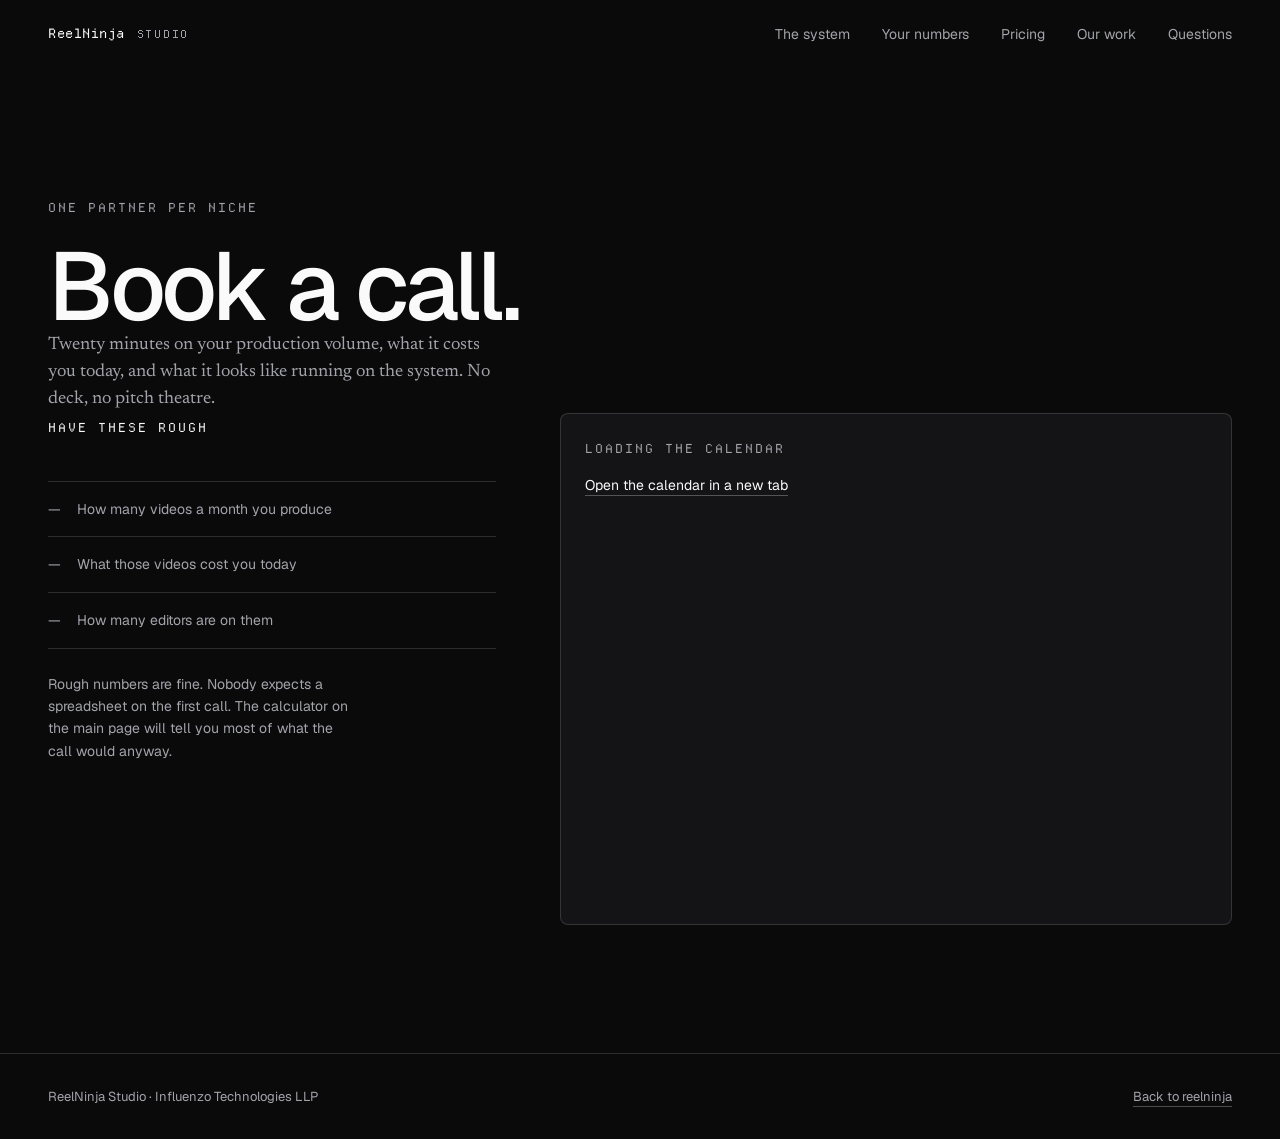
<file: site/book/index.html>
<!DOCTYPE html>
<html lang="en">
<head>
<meta charset="utf-8">
<meta name="viewport" content="width=device-width, initial-scale=1">
<title>Book a call — ReelNinja</title>
<meta name="description" content="Twenty minutes on your production volume, what it costs you today, and what it looks like running on the system. One production partner per niche.">
<meta name="robots" content="noindex, follow">
<meta name="theme-color" content="#0a0a0b">
<meta name="color-scheme" content="dark light">
<link rel="canonical" href="https://reelninja.visual-language-4c9.workers.dev/book/">
<link rel="icon" href="../assets/icons/favicon.ico" sizes="any">
<link rel="icon" href="../assets/icons/favicon.svg" type="image/svg+xml">
<link rel="apple-touch-icon" href="../assets/icons/icon-180.png">
<meta property="og:type" content="website">
<meta property="og:site_name" content="ReelNinja">
<meta property="og:title" content="Book a call — ReelNinja">
<meta property="og:description" content="Twenty minutes on your production volume, what it costs you today, and what it looks like running on the system.">
<meta property="og:url" content="https://reelninja.visual-language-4c9.workers.dev/book/">
<meta property="og:image" content="https://reelninja.visual-language-4c9.workers.dev/og.png">
<meta property="og:image:width" content="1200">
<meta property="og:image:height" content="630">
<meta name="twitter:card" content="summary_large_image">
<meta name="twitter:title" content="Book a call — ReelNinja">
<meta name="twitter:image" content="https://reelninja.visual-language-4c9.workers.dev/og.png">
<link rel="preload" href="../assets/fonts/Geist-Medium.woff2" as="font" type="font/woff2" crossorigin>
<link rel="preload" href="../assets/fonts/Newsreader-Regular.woff2" as="font" type="font/woff2" crossorigin>
<link rel="stylesheet" href="../assets/css/tokens.css?v=1a8b668e1f">
<link rel="stylesheet" href="../assets/css/page.css?v=1cc4e29b9b">
<script>document.documentElement.classList.add('js')</script>
</head>
<body>

<a class="skip" href="#main">Skip to content</a>

<header class="site-head">
  <div class="shell">
    <a class="wordmark" href="../">ReelNinja <span>Studio</span></a>
    <nav class="site-nav" aria-label="Sections">
      <a class="nav-link" href="../#system">The system</a>
      <a class="nav-link" href="../#numbers">Your numbers</a>
      <a class="nav-link" href="../#pricing">Pricing</a>
      <a class="nav-link" href="../#work">Our work</a>
      <a class="nav-link" href="../#questions">Questions</a>
    </nav>
  </div>
</header>

<main id="main">

<section class="band band--ink">
  <div class="shell">
    <span class="eyebrow mono">One partner per niche</span>
    <h1 class="display" style="max-width:16ch">Book a call.</h1>
    <p class="lead">Twenty minutes on your production volume, what it costs you today, and what it looks like running on the system. No deck, no pitch theatre.</p>

    <div class="book">
      <div data-reveal>
        <span class="mono">Have these rough</span>
        <ul class="book__have">
          <li>How many videos a month you produce</li>
          <li>What those videos cost you today</li>
          <li>How many editors are on them</li>
        </ul>
        <p class="small muted" style="margin-top:var(--s-6);max-width:34ch">Rough numbers are fine. Nobody expects a spreadsheet on the first call. The calculator on the main page will tell you most of what the call would anyway.</p>
      </div>

      <!-- The chrome is ours. The scheduling logic is theirs. Cal.com loads on
           this page only, never on the landing page. -->
      <div data-reveal style="--reveal-delay:80ms">
        <div class="book__slot" id="cal-slot">
          <p class="book__loading mono" id="cal-loading">Loading the calendar</p>
          <p class="book__fallback" id="cal-fallback-wrap">
            <a class="link-u" id="cal-fallback" href="https://cal.com/reelninja/20min" target="_blank" rel="noopener">Open the calendar in a new tab</a>
          </p>
        </div>
      </div>
    </div>
  </div>
</section>

</main>

<footer class="band--ink">
  <div class="shell site-foot">
    <span>ReelNinja Studio &middot; Influenzo Technologies LLP</span>
    <span><a class="link-u" href="../">Back to reelninja</a></span>
  </div>
</footer>

<script src="../assets/js/app.js?v=883d142769" defer></script>
<script src="../assets/js/book.js?v=b3b94aa106" defer></script>
</body>
</html>
</file>
<file: assets/css/tokens.css>
/* ==========================================================================
   REELNINJA — design tokens
   One idea: no accent colour. The videos are the only colour on this page.
   Signal is inversion, never hue. Every value is referenced by a component.
   ========================================================================== */

:root {
  /* ---------- surfaces: cool neutral, not warm ----------
     Meritalien's paper is warm because immigration is an editorial, human
     product. A production engine should read machined, so these are neutral.
     It also lets the ink bands read as true black rather than brown-black. */
  --ink-900: #0a0a0b;   /* hero, footer, ink bands */
  --ink-800: #141416;   /* raised on ink */
  --ink-700: #1d1d20;   /* frame fill on ink */
  --ink-600: #28282c;   /* hairline on ink */

  --paper-100: #fafafa; /* page */
  --paper-200: #f2f2f3; /* alt band, frame fill */
  --paper-300: #e7e7e9; /* inset, slider track */

  /* ---------- text ---------- */
  --text: #0a0a0b;
  --text-muted: #63636a;      /* 5.6:1 on paper. Passes AA. */
  --text-faint: #6f6f78;      /* 4.5:1 on paper. AA floor. Do not go lighter. */
  --text-invert: #fafafa;
  --text-invert-muted: #a3a3ab; /* 7.6:1 on ink. Passes AA. */

  /* ---------- lines ---------- */
  --line: rgba(10, 10, 11, 0.12);
  --line-strong: rgba(10, 10, 11, 0.22);
  --line-invert: rgba(250, 250, 250, 0.14);
  --line-invert-strong: rgba(250, 250, 250, 0.28);

  /* ---------- type ---------- */
  --font-sans: "Geist", system-ui, -apple-system, "Segoe UI", Roboto, sans-serif;
  --font-serif: "Newsreader", Georgia, "Times New Roman", serif;
  --font-mono: "Departure Mono", ui-monospace, SFMono-Regular, Menlo, monospace;

  /* fluid scale — one ratio, no arbitrary sizes */
  --t-display: clamp(2.5rem, 7.8vw, 6rem);       /* hero */
  --t-h1:      clamp(2rem, 4.6vw, 3.25rem);
  --t-h2:      clamp(1.625rem, 3.4vw, 2.5rem);   /* serif register */
  --t-h3:      clamp(1.0625rem, 1.4vw, 1.25rem);
  --t-lead:    clamp(1.0625rem, 1.4vw, 1.25rem); /* serif lead */
  --t-reading: clamp(2.25rem, 5.4vw, 4rem);      /* calculator headline number */
  --t-body:    1.0625rem;   /* 17px */
  --t-small:   0.875rem;
  --t-mono:    0.78125rem;  /* 12.5px */

  --lh-display: 0.95;
  --lh-heading: 1.06;
  --lh-lead: 1.5;
  --lh-body: 1.62;

  --tr-display: -0.04em;   /* hard negative tracking is what makes Geist 500
                              look like it cost money */
  --tr-heading: -0.022em;
  --tr-mono: 0.16em;       /* mono wants to breathe */

  /* ---------- space: 4px base, no off-scale values ---------- */
  --s-1: 0.25rem;  --s-2: 0.5rem;   --s-3: 0.75rem;  --s-4: 1rem;
  --s-5: 1.25rem;  --s-6: 1.5rem;   --s-8: 2rem;     --s-10: 2.5rem;
  --s-12: 3rem;    --s-16: 4rem;    --s-20: 5rem;    --s-24: 6rem;
  --s-32: 8rem;

  /* section rhythm */
  --band-y: clamp(3.5rem, 10vw, 9rem);
  --shell-x: clamp(1.25rem, 4vw, 3rem);
  --shell-max: 80rem;      /* 1280px — wider than meritalien so the frame
                              grids have room */

  /* ---------- radii: exactly two, sharper than meritalien's ----------
     4/10 is right for an editorial product. A studio should read more
     machined, so these are tighter. */
  --r-sm: 3px;
  --r-lg: 8px;

  /* ---------- motion: one curve ---------- */
  --ease: cubic-bezier(0.16, 1, 0.3, 1);
  --dur-fast: 260ms;
  --dur: 420ms;
  --dur-slow: 700ms;
}

/* Reduced motion: kill the theatre, keep the meaning. */
/* Reduced motion shortens what moves; it must not silence the interface.
   Zeroing these to 1ms made every hover, focus ring and state change an
   unannounced jump -- its own accessibility failure, and the reason a visitor
   with the OS setting on saw a page that appeared completely broken. Large and
   continuous motion is removed per-rule in page.css instead. */
@media (prefers-reduced-motion: reduce) {
  :root { --dur-fast: 150ms; --dur: 300ms; --dur-slow: 400ms; }
}

/* ==========================================================================
   Fonts. Self-hosted, no third-party request, no CDN.
   Three registers, exactly as meritalien: sans for headings and UI,
   serif for leads, mono for eyebrows, labels and index numbers.
   ========================================================================== */

@font-face {
  font-family: "Geist";
  src: url("../fonts/Geist-Regular.woff2") format("woff2");
  font-weight: 400; font-style: normal; font-display: swap;
}
@font-face {
  font-family: "Geist";
  src: url("../fonts/Geist-Medium.woff2") format("woff2");
  font-weight: 500; font-style: normal; font-display: swap;
}
@font-face {
  font-family: "Geist";
  src: url("../fonts/Geist-SemiBold.woff2") format("woff2");
  font-weight: 600; font-style: normal; font-display: swap;
}
@font-face {
  font-family: "Geist";
  src: url("../fonts/Geist-Bold.woff2") format("woff2");
  font-weight: 700; font-style: normal; font-display: swap;
}
@font-face {
  font-family: "Newsreader";
  src: url("../fonts/Newsreader-Regular.woff2") format("woff2");
  font-weight: 400; font-style: normal; font-display: swap;
}
@font-face {
  font-family: "Newsreader";
  src: url("../fonts/Newsreader-Italic.woff2") format("woff2");
  font-weight: 400; font-style: italic; font-display: swap;
}
@font-face {
  font-family: "Departure Mono";
  src: url("../fonts/DepartureMono-Regular.woff2") format("woff2");
  font-weight: 400; font-style: normal; font-display: swap;
}
</file>
<file: assets/css/page.css>
/* ==========================================================================
   REELNINJA — page
   Every value comes from tokens.css. Nothing here invents a colour or a size.
   ========================================================================== */

*, *::before, *::after { box-sizing: border-box; }
* { margin: 0; }

html { -webkit-text-size-adjust: 100%; scroll-behavior: smooth; }

body {
  font-family: var(--font-sans);
  font-size: var(--t-body);
  line-height: var(--lh-body);
  color: var(--text);
  background: var(--paper-100);
  -webkit-font-smoothing: antialiased;
  -moz-osx-font-smoothing: grayscale;
  overflow-x: hidden;
}

img, svg { display: block; max-width: 100%; }
a { color: inherit; text-decoration: none; }
button { font: inherit; color: inherit; background: none; border: 0; cursor: pointer; }
table { border-collapse: collapse; width: 100%; }
ul, ol { list-style: none; padding: 0; }

:focus-visible { outline: 2px solid currentColor; outline-offset: 3px; border-radius: var(--r-sm); }

.skip {
  position: absolute; left: -9999px; top: 0; z-index: 100;
  background: var(--paper-100); color: var(--text);
  padding: var(--s-3) var(--s-5); border-radius: var(--r-sm);
}
.skip:focus { left: var(--s-4); top: var(--s-4); }

/* ---------- shell + bands ---------- */
.shell {
  width: 100%; max-width: var(--shell-max);
  margin-inline: auto;
  padding-inline: var(--shell-x);
}
.band { padding-block: var(--band-y); }
.band--paper { background: var(--paper-100); }
.band--paper-alt { background: var(--paper-200); }
.band--ink { background: var(--ink-900); color: var(--text-invert); }

/* ---------- type ---------- */
.mono {
  font-family: var(--font-mono);
  font-size: var(--t-mono);
  letter-spacing: var(--tr-mono);
  text-transform: uppercase;
  font-weight: 400;
}
.eyebrow { color: var(--text-muted); display: block; margin-bottom: var(--s-6); }
.band--ink .eyebrow { color: var(--text-invert-muted); }

.display {
  font-size: var(--t-display);
  line-height: var(--lh-display);
  letter-spacing: var(--tr-display);
  font-weight: 500;
  text-wrap: balance;
}
.h1 {
  font-size: var(--t-h1);
  line-height: var(--lh-heading);
  letter-spacing: var(--tr-heading);
  font-weight: 500;
  text-wrap: balance;
}
.h2 {
  font-size: var(--t-h2);
  line-height: var(--lh-heading);
  letter-spacing: var(--tr-heading);
  font-weight: 500;
  text-wrap: balance;
}
.h3 {
  font-size: var(--t-h3);
  line-height: 1.28;
  letter-spacing: -0.014em;
  font-weight: 500;
}
.lead {
  font-family: var(--font-serif);
  font-size: var(--t-lead);
  line-height: var(--lh-lead);
  color: var(--text-muted);
  max-width: 46ch;
}
.band--ink .lead { color: var(--text-invert-muted); }
.measure { max-width: 62ch; }
.small { font-size: var(--t-small); line-height: 1.6; }
.muted { color: var(--text-muted); }
.band--ink .muted { color: var(--text-invert-muted); }

/* ---------- buttons ---------- */
.btn {
  display: inline-flex; align-items: center; gap: var(--s-3);
  padding: var(--s-4) var(--s-6);
  border-radius: var(--r-sm);
  font-size: var(--t-small);
  font-weight: 500;
  border: 1px solid transparent;
  transition: background var(--dur-fast) var(--ease), color var(--dur-fast) var(--ease),
              border-color var(--dur-fast) var(--ease);
}
.btn--paper { background: var(--paper-100); color: var(--ink-900); }
.btn--paper:hover { background: var(--paper-300); }
.btn--ink { background: var(--ink-900); color: var(--paper-100); }
.btn--ink:hover { background: var(--ink-700); }
.btn--ghost { border-color: var(--line-strong); }
.band--ink .btn--ghost { border-color: var(--line-invert-strong); color: var(--text-invert); }
.band--ink .btn--ghost:hover { background: var(--ink-800); }
.link-u {
  border-bottom: 1px solid var(--line-strong); padding-bottom: 1px;
  transition: border-color var(--dur-fast) var(--ease);
}
.link-u:hover { border-color: currentColor; }
.band--ink .link-u { border-color: var(--line-invert-strong); }

/* ---------- header ---------- */
.site-head {
  position: sticky; top: 0; z-index: 40;
  background: var(--ink-900); color: var(--text-invert);
  border-bottom: 1px solid transparent;
  transition: border-color var(--dur) var(--ease);
}
.site-head.is-stuck { border-bottom-color: var(--line-invert); }
.site-head .shell {
  display: flex; align-items: center; justify-content: space-between;
  gap: var(--s-6); min-height: 68px;
}
.wordmark {
  font-family: var(--font-mono); font-size: 0.8125rem; letter-spacing: 0.04em;
  display: inline-flex; align-items: baseline; gap: var(--s-3);
}
.wordmark span {
  font-size: 0.6875rem; letter-spacing: var(--tr-mono);
  color: var(--text-invert-muted); text-transform: uppercase;
}
.site-nav { display: flex; align-items: center; gap: var(--s-8); }
.site-nav a:not(.btn) {
  font-size: var(--t-small); color: var(--text-invert-muted);
  transition: color var(--dur-fast) var(--ease);
}
.site-nav a:not(.btn):hover { color: var(--text-invert); }
@media (max-width: 860px) {
  .site-nav .nav-link { display: none; }
  /* keep the CTA on one line: "Book a 20-minute / call" reads broken */
  .site-head .btn { white-space: nowrap; padding: var(--s-3) var(--s-4); font-size: 0.8125rem; }
}
/* Below ~520px the full label cannot fit beside the wordmark, so it shortens
   rather than wrapping or pushing the header into horizontal overflow. */
.btn-short { display: none; }
@media (max-width: 520px) {
  .site-head .btn .btn-full { display: none; }
  .site-head .btn .btn-short { display: inline; }
}

/* ---------- hero ---------- */
.hero { padding-block: clamp(3rem, 9vw, 7rem) var(--band-y); }
.hero__grid {
  display: grid; gap: clamp(2.5rem, 6vw, 5rem);
  /* minmax(0, …) not 1fr: the strip below scrolls horizontally on phones, and
     without an explicit zero minimum the track inherits its full min-content
     width and drags the whole page sideways. */
  grid-template-columns: minmax(0, 1fr);
}
.hero__grid > * { min-width: 0; }
@media (min-width: 1000px) {
  .hero__grid { grid-template-columns: minmax(0, 1.1fr) minmax(0, 0.9fr); align-items: center; }
}
.hero .display { max-width: 16ch; }
.hero__sub { margin-top: var(--s-6); max-width: 40em; }
.hero__acts { margin-top: var(--s-10); display: flex; flex-wrap: wrap; align-items: center; gap: var(--s-6); }
.defuse {
  margin-top: var(--s-8); padding-top: var(--s-6);
  border-top: 1px solid var(--line-invert);
  max-width: 46em; font-size: var(--t-small); line-height: 1.65;
  color: var(--text-invert-muted);
}
.defuse strong { color: var(--text-invert); font-weight: 500; }

/* cascade: one style system, every video after it */
.cascade__grid {
  display: grid; min-width: 0;
  grid-template-columns: repeat(4, minmax(0, 1fr));
  gap: var(--s-3);
}
@media (max-width: 620px) {
  .cascade__grid {
    display: flex; gap: var(--s-3);
    overflow-x: auto; scroll-snap-type: x mandatory;
    padding-bottom: var(--s-4); -webkit-overflow-scrolling: touch;
  }
  .cascade__grid > * { flex: 0 0 40vw; scroll-snap-align: start; }
}
.flip {
  aspect-ratio: 9 / 16;
  border: 1px solid var(--line-invert);
  border-radius: var(--r-sm);
  background: var(--ink-800);
  display: flex; align-items: flex-end; padding: var(--s-3);
}
.flip__idx { font-family: var(--font-mono); font-size: 0.6875rem; color: var(--text-invert-muted); }

/* The hero was static. Every moving part on this page sat below the fold, so the
   first screen gave no sign the page was alive. The eight frames now run a slow
   production sweep, staggered left to right -- on brand for a production line,
   and too slow to compete with the headline. */
.flip { position: relative; overflow: hidden; }
.flip::after {
  content: ""; position: absolute; left: 0; right: 0; top: 0; height: 38%;
  background: linear-gradient(180deg, transparent, rgba(250, 250, 250, 0.16), transparent);
  animation: sweep 5.6s cubic-bezier(0.45, 0, 0.25, 1) infinite;
  animation-delay: var(--sd, 0ms);
  pointer-events: none;
}
.flip:nth-child(1)::after { --sd: 0ms; }
.flip:nth-child(2)::after { --sd: 280ms; }
.flip:nth-child(3)::after { --sd: 560ms; }
.flip:nth-child(4)::after { --sd: 840ms; }
.flip:nth-child(5)::after { --sd: 1120ms; }
.flip:nth-child(6)::after { --sd: 1400ms; }
.flip:nth-child(7)::after { --sd: 1680ms; }
.flip:nth-child(8)::after { --sd: 1960ms; }
@keyframes sweep {
  0%        { transform: translateY(-100%); opacity: 0; }
  10%       { opacity: 1; }
  55%       { opacity: 1; }
  70%, 100% { transform: translateY(265%); opacity: 0; }
}
.cascade__cap {
  margin-top: var(--s-5); display: flex; justify-content: space-between;
  gap: var(--s-4); flex-wrap: wrap; color: var(--text-invert-muted);
}

/* ---------- qualifier: this is you if ---------- */
.qual { margin-top: clamp(3.5rem, 8vw, 6rem); }
.qual__list {
  counter-reset: qual;
  margin-top: var(--s-8);
  border-top: 1px solid var(--line-invert);
}
.qual__list li {
  counter-increment: qual;
  padding-block: var(--s-5);
  border-bottom: 1px solid var(--line-invert);
  display: flex; gap: var(--s-5); align-items: baseline;
  font-size: var(--t-lead); line-height: 1.45;
}
.qual__list li::before {
  content: counter(qual, decimal-leading-zero);
  font-family: var(--font-mono); font-size: var(--t-mono);
  color: var(--text-invert-muted); flex: 0 0 auto;
}
.qual__cap { margin-top: var(--s-8); max-width: 46em; }

/* ---------- the system: three layers ---------- */
.layers {
  margin-top: var(--s-12);
  display: grid; gap: 1px;
  background: var(--line);
  border: 1px solid var(--line);
  border-radius: var(--r-lg);
  overflow: hidden;
}
@media (min-width: 900px) { .layers { grid-template-columns: repeat(3, minmax(0, 1fr)); } }
.layer {
  background: var(--paper-100);
  padding: clamp(1.5rem, 3vw, 2.25rem);
  display: flex; flex-direction: column; gap: var(--s-4);
}
.layer__idx { color: var(--text-faint); }
.layer__name { font-size: 1.125rem; font-weight: 500; letter-spacing: -0.015em; }
.layer__body { font-size: var(--t-small); line-height: 1.62; color: var(--text-muted); }

.pipe {
  margin-top: var(--s-12); padding-top: var(--s-8);
  border-top: 1px solid var(--line);
  display: flex; flex-wrap: wrap; align-items: center; gap: var(--s-3) var(--s-4);
}
.pipe__step { color: var(--text-muted); }
.pipe__step--you { color: var(--text); }
.pipe__sep { color: var(--text-faint); }

/* ---------- calculator ---------- */
.calc {
  margin-top: var(--s-12);
  display: grid; gap: clamp(2.5rem, 5vw, 4rem);
  grid-template-columns: minmax(0, 1fr);
}
.calc > * { min-width: 0; }
@media (min-width: 980px) {
  .calc { grid-template-columns: minmax(0, 1fr) minmax(0, 1.05fr); align-items: start; }
}
.field { padding-block: var(--s-6); border-top: 1px solid var(--line-invert); }
.field:last-of-type { border-bottom: 1px solid var(--line-invert); }
.field__top {
  display: flex; align-items: baseline; justify-content: space-between;
  gap: var(--s-5); margin-bottom: var(--s-5);
}
.field__label { font-size: var(--t-small); color: var(--text-invert-muted); }
.field__val {
  font-size: 1.125rem; font-weight: 500;
  font-variant-numeric: tabular-nums;
  color: var(--text-invert); white-space: nowrap;
}
.field__hint { margin-top: var(--s-4); font-size: 0.75rem; color: var(--text-invert-muted); }

input[type="range"] {
  -webkit-appearance: none; appearance: none;
  width: 100%; height: 24px; background: transparent; cursor: grab;
}
input[type="range"]:active { cursor: grabbing; }
input[type="range"]::-webkit-slider-runnable-track { height: 1px; background: var(--line-invert-strong); }
input[type="range"]::-moz-range-track { height: 1px; background: var(--line-invert-strong); }
input[type="range"]::-webkit-slider-thumb {
  -webkit-appearance: none; appearance: none;
  width: 14px; height: 14px; margin-top: -7px;
  border-radius: 3px; background: var(--paper-100); border: 0;
}
input[type="range"]::-moz-range-thumb {
  width: 14px; height: 14px; border-radius: 3px;
  background: var(--paper-100); border: 0;
}
.num {
  display: inline-flex; align-items: center; gap: var(--s-2);
  border-bottom: 1px solid var(--line-invert-strong); padding-bottom: var(--s-2);
}
.num__cur { font-size: 1rem; color: var(--text-invert-muted); }
.num input {
  width: 7ch; background: none; border: 0; color: var(--text-invert);
  font-family: var(--font-sans); font-size: 1.125rem; font-weight: 500;
  font-variant-numeric: tabular-nums;
}
.num input:focus { outline: none; }
.num:focus-within { border-color: var(--text-invert); }

.calc__big {
  font-size: var(--t-reading);
  line-height: 1.02; font-weight: 500; letter-spacing: -0.035em;
  font-variant-numeric: tabular-nums;
}
.calc__bigsub { margin-top: var(--s-4); color: var(--text-invert-muted); font-size: var(--t-small); }
.calc__table { margin-top: var(--s-8); }
.calc__table th, .calc__table td {
  padding-block: var(--s-4); border-bottom: 1px solid var(--line-invert);
  text-align: right; vertical-align: baseline;
}
.calc__table thead th {
  color: var(--text-invert-muted); font-weight: 400;
  font-size: var(--t-mono); font-family: var(--font-mono);
  letter-spacing: var(--tr-mono); text-transform: uppercase; padding-bottom: var(--s-3);
}
.calc__table th:first-child, .calc__table td:first-child {
  text-align: left; color: var(--text-invert-muted); font-weight: 400; font-size: var(--t-small);
}
.calc__table td { font-variant-numeric: tabular-nums; font-size: 0.9375rem; }
.calc__table td.us { color: var(--text-invert); font-weight: 500; }
.calc__table td.them { color: var(--text-invert-muted); }
@media (max-width: 620px) {
  .calc__table td { font-size: 0.875rem; }
  .calc__table th:first-child, .calc__table td:first-child { font-size: 0.8125rem; }
}
.calc__delta {
  margin-top: var(--s-8); padding-top: var(--s-6);
  border-top: 1px solid var(--line-invert-strong);
  font-size: var(--t-lead); line-height: 1.5;
}
.calc__break { margin-top: var(--s-5); font-size: var(--t-small); color: var(--text-invert-muted); }
.calc__break strong { color: var(--text-invert); font-weight: 500; }
.calc__slot {
  margin-top: var(--s-8); padding: var(--s-5);
  border: 1px solid var(--line-invert-strong); border-radius: var(--r-sm);
  font-size: var(--t-small); line-height: 1.6; color: var(--text-invert-muted);
}
.calc__note {
  margin-top: var(--s-10); padding-top: var(--s-6);
  border-top: 1px solid var(--line-invert);
  max-width: 54em; font-size: 0.8125rem; line-height: 1.65;
  color: var(--text-invert-muted);
}

/* ---------- pricing ladder ---------- */
.ladder {
  margin-top: var(--s-12);
  display: grid; gap: clamp(2.5rem, 5vw, 4rem);
  grid-template-columns: minmax(0, 1fr);
}
.ladder > * { min-width: 0; }
@media (min-width: 900px) {
  .ladder { grid-template-columns: minmax(0, 0.85fr) minmax(0, 1.15fr); align-items: start; }
}
.ladder__setup {
  border: 1px solid var(--line-strong); border-radius: var(--r-lg);
  padding: clamp(1.5rem, 3vw, 2.25rem); background: var(--paper-200);
}
.ladder__amt {
  margin-top: var(--s-5);
  font-size: clamp(1.625rem, 3.4vw, 2.375rem);
  line-height: 1.05; font-weight: 500; letter-spacing: -0.03em;
  font-variant-numeric: tabular-nums;
}
.ladder__desc { margin-top: var(--s-5); font-size: var(--t-small); line-height: 1.62; color: var(--text-muted); }
.ladder__table caption { text-align: left; color: var(--text-muted); padding-bottom: var(--s-5); }
.ladder__table th, .ladder__table td {
  padding-block: var(--s-4); border-bottom: 1px solid var(--line); text-align: left;
}
.ladder__table thead th {
  color: var(--text-faint); font-weight: 400;
  font-size: var(--t-mono); font-family: var(--font-mono);
  letter-spacing: var(--tr-mono); text-transform: uppercase; padding-bottom: var(--s-3);
}
.ladder__table th:last-child, .ladder__table td:last-child {
  text-align: right; font-variant-numeric: tabular-nums;
}
.ladder__table td:first-child { color: var(--text-muted); font-size: var(--t-small); }
.ladder__table td:last-child { font-size: 1.0625rem; font-weight: 500; }
.ladder__table tr.is-best td { background: var(--paper-300); }
.ladder__table tr.is-best td:first-child { color: var(--text); }
.ladder__note {
  margin-top: var(--s-8); max-width: 54em;
  font-size: 0.8125rem; line-height: 1.65; color: var(--text-muted);
}

/* ---------- work: a filterable gallery ----------
   The filters are the point. A production company's gallery is organised by the
   formats it actually runs, and letting a visitor narrow to the one format they
   care about beats showing everything at once. */
.filters {
  margin-top: var(--s-10);
  display: flex; flex-wrap: wrap; gap: var(--s-2);
}
.chip {
  display: inline-flex; align-items: center; gap: var(--s-2);
  padding: 0.5rem 0.9rem;
  border: 1px solid var(--line-invert-strong); border-radius: 999px;
  font-family: var(--font-mono); font-size: 0.6875rem;
  letter-spacing: 0.08em; text-transform: uppercase;
  color: var(--text-invert-muted);
  transition: color var(--dur-fast) var(--ease), border-color var(--dur-fast) var(--ease),
              background var(--dur-fast) var(--ease);
}
.chip:hover { color: var(--text-invert); border-color: var(--text-invert); }
.chip.is-on { background: var(--paper-100); color: var(--ink-900); border-color: var(--paper-100); }
.chip__n { opacity: 0.55; font-variant-numeric: tabular-nums; }
/* With scripting off the chips cannot filter anything, so they are not shown
   rather than sitting there dead. Every frame stays visible. */
html:not(.js) .filters { display: none; }

.frames__meta {
  margin-top: var(--s-6);
  display: flex; flex-wrap: wrap; gap: var(--s-3) var(--s-6);
  justify-content: space-between; align-items: baseline;
  color: var(--text-invert-muted);
}

.frames {
  margin-top: var(--s-6);
  display: grid; gap: var(--s-4);
  /* Two-up from the smallest screen. One column of 9:16 frames is a dozen
     full screens of scrolling for what is still a placeholder. */
  grid-template-columns: repeat(2, minmax(0, 1fr));
}
@media (min-width: 620px)  { .frames { grid-template-columns: repeat(3, minmax(0, 1fr)); } }
@media (min-width: 1000px) { .frames { grid-template-columns: repeat(4, minmax(0, 1fr)); } }

.frame {
  position: relative;
  aspect-ratio: 9 / 16;
  border: 1px solid var(--line-invert); border-radius: var(--r-sm);
  background: var(--ink-800);
  display: flex; flex-direction: column; justify-content: space-between;
  padding: var(--s-4);
  transition: border-color var(--dur-fast) var(--ease), background var(--dur-fast) var(--ease);
}
/* Filtered-out frames leave the flow entirely, so the grid closes up instead of
   leaving holes where things used to be. */
.frame.is-off { display: none; }
.frame:hover { border-color: var(--line-invert-strong); background: var(--ink-700); }
.frame__tag { color: var(--text-invert-muted); opacity: 0.6; }
.frame__label { color: var(--text-invert-muted); transition: color var(--dur-fast) var(--ease); }
.frame:hover .frame__label { color: var(--text-invert); }

/* A play glyph appears on hover, so an empty slot reads as a place a video will
   go rather than as an image that failed to load. */
.frame__play {
  position: absolute; left: 50%; top: 50%; transform: translate(-50%, -50%);
  width: 38px; height: 38px; border-radius: var(--r-sm);
  border: 1px solid var(--line-invert-strong);
  display: grid; place-items: center;
  opacity: 0; transition: opacity var(--dur-fast) var(--ease);
}
.frame__play::before {
  content: ""; width: 0; height: 0; margin-left: 2px;
  border-left: 8px solid var(--text-invert-muted);
  border-top: 5.5px solid transparent; border-bottom: 5.5px solid transparent;
}
.frame:hover .frame__play { opacity: 1; }

/* ---------- what we don't do ---------- */
.dontdo { margin-top: var(--s-10); border-top: 1px solid var(--line); }
.dontdo li {
  padding-block: var(--s-4); border-bottom: 1px solid var(--line);
  display: flex; gap: var(--s-5); align-items: baseline;
  font-size: var(--t-small); line-height: 1.58;
}
.dontdo li::before { content: "\2014"; color: var(--text-faint); flex: 0 0 auto; }
.dontdo li:last-child { color: var(--text); font-weight: 500; }
.dontdo li:last-child::before { content: "\2192"; color: var(--text); }

/* ---------- steps ---------- */
.steps { margin-top: var(--s-10); border-top: 1px solid var(--line); }
.step {
  padding-block: var(--s-6); border-bottom: 1px solid var(--line);
  display: grid; gap: var(--s-2); grid-template-columns: minmax(0, 1fr);
}
@media (min-width: 720px) {
  .step { grid-template-columns: 3.5rem minmax(0, 1fr); gap: var(--s-2) var(--s-8); align-items: baseline; }
}
.step__idx { color: var(--text-faint); }
.step__name { font-weight: 500; letter-spacing: -0.01em; }
.step__body { font-size: var(--t-small); line-height: 1.62; color: var(--text-muted); margin-top: var(--s-2); }
@media (min-width: 720px) { .step__body { grid-column: 2; } }

/* ---------- faq ---------- */
.faq { margin-top: var(--s-10); border-top: 1px solid var(--line); }
.faq details { border-bottom: 1px solid var(--line); }
.faq summary {
  padding-block: var(--s-5);
  display: flex; align-items: baseline; justify-content: space-between;
  gap: var(--s-6); cursor: pointer; list-style: none;
  font-size: 1.0625rem; font-weight: 500; letter-spacing: -0.012em;
  transition: color var(--dur-fast) var(--ease);
}
.faq summary::-webkit-details-marker { display: none; }
.faq summary::after {
  content: "+"; font-family: var(--font-mono); font-size: 0.875rem;
  color: var(--text-faint); flex: 0 0 auto;
}
.faq details[open] summary::after { content: "\2013"; }
.faq summary:hover { color: var(--text-muted); }
.faq__a {
  padding-bottom: var(--s-6); padding-right: var(--s-8);
  max-width: 64ch; font-size: var(--t-small); line-height: 1.68; color: var(--text-muted);
}

/* ---------- close + footer ---------- */
.close__inner { max-width: 46rem; }
.close__acts { margin-top: var(--s-10); display: flex; flex-wrap: wrap; align-items: center; gap: var(--s-6); }
.site-foot {
  border-top: 1px solid var(--line-invert);
  padding-block: var(--s-8);
  display: flex; flex-wrap: wrap; gap: var(--s-4) var(--s-8);
  justify-content: space-between; align-items: baseline;
  color: var(--text-invert-muted); font-size: 0.8125rem;
}

/* ---------- section divider inside one band ---------- */
.split { margin-top: clamp(4rem, 9vw, 7rem); }

/* ---------- reveal: one system, used everywhere, fails open ----------
   Hidden start state is scoped under .js, and .js is added only by the inline
   script in <head>. With no JS the attributes are inert and everything is
   simply visible. */
.js [data-reveal] { opacity: 0; transform: translateY(12px); }
.js [data-reveal].is-in {
  opacity: 1; transform: none;
  transition: opacity var(--dur) var(--ease), transform var(--dur) var(--ease);
  transition-delay: var(--reveal-delay, 0ms);
}
@media (prefers-reduced-motion: reduce) {
  html { scroll-behavior: auto; }
  /* The fade stays and the slide goes: reduced motion removes displacement, not
     feedback. Forcing opacity 1 here deleted the entrance entirely. */
  .js [data-reveal], .js [data-reveal].is-in { transform: none; }
}

/* ---------- booking page ---------- */
.book {
  display: grid; gap: clamp(2.5rem, 5vw, 4.5rem);
  grid-template-columns: minmax(0, 1fr);
}
.book > * { min-width: 0; }
@media (min-width: 980px) {
  .book { grid-template-columns: minmax(0, 0.8fr) minmax(0, 1.2fr); align-items: start; }
}
.book__slot {
  min-height: 32rem;
  border: 1px solid var(--line-invert); border-radius: var(--r-lg);
  padding: var(--s-6); background: var(--ink-800);
  display: flex; flex-direction: column; gap: var(--s-4);
}
.book__slot.is-ready { padding: 0; overflow: hidden; background: var(--ink-900); }
.book__loading { color: var(--text-invert-muted); }
.book__slot iframe, .book__slot .cal-inline-container { min-height: 30rem; width: 100%; border: 0; }
.book__fallback { font-size: var(--t-small); }
.book__slot.is-ready .book__fallback { padding: var(--s-5) var(--s-6); }
.book__offline {
  padding: var(--s-5); border: 1px solid var(--line-invert-strong);
  border-radius: var(--r-sm); font-size: var(--t-small); line-height: 1.6;
  color: var(--text-invert-muted);
}
.book__have { margin-top: var(--s-10); border-top: 1px solid var(--line-invert); }
.book__have li {
  padding-block: var(--s-4); border-bottom: 1px solid var(--line-invert);
  display: flex; gap: var(--s-4); align-items: baseline;
  font-size: var(--t-small); color: var(--text-invert-muted);
}
.book__have li::before { content: "\2014"; flex: 0 0 auto; }

/* ==========================================================================
   ANIMATION LAYER
   Additive by construction: with scripting off or reduced motion on, every
   element here is static and complete. Nothing is animated *into* existence.
   ========================================================================== */

/* Reading progress. It is drawn on the header's own black, so unlike a
   tone-on-tone bar it keeps its contrast over both the paper and ink bands. */
.progress {
  position: absolute; left: 0; right: 0; bottom: -1px; height: 2px;
  background: var(--paper-100);
  transform: scaleX(0); transform-origin: 0 50%;
  pointer-events: none;
}

/* CTA arrow, which leans toward the booking page on hover. */
.btn--go::after {
  content: "\2192"; display: inline-block;
  transition: transform var(--dur-fast) var(--ease);
}
.btn--go:hover::after { transform: translateX(4px); }

/* Hover feedback on the structural surfaces. Border and background only, never
   a transform, so nothing jumps while a filter animation is still settling. */
.layer { transition: background var(--dur-fast) var(--ease); }
.layer:hover { background: var(--paper-200); }
.ladder__table tbody tr td { transition: background var(--dur-fast) var(--ease); }
.ladder__table tbody tr:hover td { background: var(--paper-200); }

/* ---------- the strip: every platform the output has to live on ---------- */
.strip { padding-block: clamp(3rem, 7vw, 5rem); border-top: 1px solid var(--line-invert); }
.marquee {
  margin-top: var(--s-8);
  overflow: hidden;
  /* The mask is what stops a full-bleed row from reading as clipped. */
  -webkit-mask-image: linear-gradient(90deg, transparent, #000 5%, #000 95%, transparent);
  mask-image: linear-gradient(90deg, transparent, #000 5%, #000 95%, transparent);
}
.marquee__track {
  display: flex; align-items: center;
  width: max-content;
  gap: clamp(2.5rem, 6vw, 5rem);
  /* The track holds its content twice and travels exactly half its width, so
     the loop is seamless. */
  animation: marquee-slide var(--mq, 70s) linear infinite;
}
.marquee--rev .marquee__track { animation-direction: reverse; }
.marquee:hover .marquee__track { animation-play-state: paused; }
@keyframes marquee-slide {
  from { transform: translate3d(0, 0, 0); }
  to   { transform: translate3d(-50%, 0, 0); }
}

.mk {
  display: inline-flex; align-items: center; gap: var(--s-3);
  color: var(--text-invert-muted); white-space: nowrap;
  transition: color var(--dur-fast) var(--ease);
}
.mk svg { width: 22px; height: 22px; flex: 0 0 auto; }
.mk span { font-size: 0.8125rem; }
.marquee:hover .mk { color: var(--text-invert); }

.fmt {
  font-family: var(--font-mono); font-size: 0.6875rem;
  letter-spacing: 0.1em; text-transform: uppercase;
  color: var(--text-invert-muted); white-space: nowrap;
}
.fmt::after { content: "\00b7"; margin-left: clamp(2.5rem, 6vw, 5rem); opacity: 0.35; }
.strip__rule { margin-top: var(--s-8); border: 0; border-top: 1px solid var(--line-invert); }
.strip__head { display: flex; align-items: baseline; justify-content: space-between; gap: var(--s-4); }
.mqpause {
  font-family: var(--font-mono); font-size: 0.6875rem;
  letter-spacing: 0.1em; text-transform: uppercase;
  background: none; border: 1px solid var(--line-invert); border-radius: var(--r-sm);
  color: var(--text-invert-muted); padding: var(--s-2) var(--s-3); cursor: pointer;
  transition: color var(--dur-fast) var(--ease), border-color var(--dur-fast) var(--ease);
}
.mqpause:hover, .mqpause:focus-visible { color: var(--text-invert); border-color: var(--line-invert-strong); }
/* A real, visible pause mechanism for the running tickers -- not hover-only, so
   WCAG 2.2.2 holds for touch and keyboard as well. */
.strip.is-paused .marquee__track { animation-play-state: paused; }

/* Gallery filtering, staggered. Only the frames that survive the filter
   animate, so switching reads as the grid re-forming rather than flashing. */
.js .frame.is-pop { animation: frame-in var(--dur) var(--ease) both; animation-delay: var(--d, 0ms); }
@keyframes frame-in {
  from { opacity: 0; transform: translateY(10px) scale(0.98); }
  to   { opacity: 1; transform: none; }
}

@media (prefers-reduced-motion: reduce) {
  /* The ticker keeps running, at half speed. Killing it turned the strip into a
     frozen row of logos with raw scrollbars -- which reads as broken, not as
     considerate, and is exactly what a visitor with the OS setting on saw. Speed
     is what changes. The pause control and hover/focus stay as the WCAG 2.2.2
     mechanism, so the motion is still fully stoppable. */
  .marquee__track { animation-duration: calc(var(--mq, 70s) * 2); }
  .flip::after { animation-duration: 11s; }
  /* Cards fade instead of rising and scaling. */
  .js .frame.is-pop { animation-name: frame-fade; }
}
@keyframes frame-fade { from { opacity: 0; } to { opacity: 1; } }
</file>
<file: site/assets/css/tokens.css>
/* ==========================================================================
   REELNINJA — design tokens
   One idea: no accent colour. The videos are the only colour on this page.
   Signal is inversion, never hue. Every value is referenced by a component.
   ========================================================================== */

:root {
  /* ---------- surfaces: cool neutral, not warm ----------
     Meritalien's paper is warm because immigration is an editorial, human
     product. A production engine should read machined, so these are neutral.
     It also lets the ink bands read as true black rather than brown-black. */
  --ink-900: #0a0a0b;   /* hero, footer, ink bands */
  --ink-800: #141416;   /* raised on ink */
  --ink-700: #1d1d20;   /* frame fill on ink */
  --ink-600: #28282c;   /* hairline on ink */

  --paper-100: #fafafa; /* page */
  --paper-200: #f2f2f3; /* alt band, frame fill */
  --paper-300: #e7e7e9; /* inset, slider track */

  /* ---------- text ---------- */
  --text: #0a0a0b;
  --text-muted: #63636a;      /* 5.6:1 on paper. Passes AA. */
  --text-faint: #6f6f78;      /* 4.5:1 on paper. AA floor. Do not go lighter. */
  --text-invert: #fafafa;
  --text-invert-muted: #a3a3ab; /* 7.6:1 on ink. Passes AA. */

  /* ---------- lines ---------- */
  --line: rgba(10, 10, 11, 0.12);
  --line-strong: rgba(10, 10, 11, 0.22);
  --line-invert: rgba(250, 250, 250, 0.14);
  --line-invert-strong: rgba(250, 250, 250, 0.28);

  /* ---------- type ---------- */
  --font-sans: "Geist", system-ui, -apple-system, "Segoe UI", Roboto, sans-serif;
  --font-serif: "Newsreader", Georgia, "Times New Roman", serif;
  --font-mono: "Departure Mono", ui-monospace, SFMono-Regular, Menlo, monospace;

  /* fluid scale — one ratio, no arbitrary sizes */
  --t-display: clamp(2.5rem, 7.8vw, 6rem);       /* hero */
  --t-h1:      clamp(2rem, 4.6vw, 3.25rem);
  --t-h2:      clamp(1.625rem, 3.4vw, 2.5rem);   /* serif register */
  --t-h3:      clamp(1.0625rem, 1.4vw, 1.25rem);
  --t-lead:    clamp(1.0625rem, 1.4vw, 1.25rem); /* serif lead */
  --t-reading: clamp(2.25rem, 5.4vw, 4rem);      /* calculator headline number */
  --t-body:    1.0625rem;   /* 17px */
  --t-small:   0.875rem;
  --t-mono:    0.78125rem;  /* 12.5px */

  --lh-display: 0.95;
  --lh-heading: 1.06;
  --lh-lead: 1.5;
  --lh-body: 1.62;

  --tr-display: -0.04em;   /* hard negative tracking is what makes Geist 500
                              look like it cost money */
  --tr-heading: -0.022em;
  --tr-mono: 0.16em;       /* mono wants to breathe */

  /* ---------- space: 4px base, no off-scale values ---------- */
  --s-1: 0.25rem;  --s-2: 0.5rem;   --s-3: 0.75rem;  --s-4: 1rem;
  --s-5: 1.25rem;  --s-6: 1.5rem;   --s-8: 2rem;     --s-10: 2.5rem;
  --s-12: 3rem;    --s-16: 4rem;    --s-20: 5rem;    --s-24: 6rem;
  --s-32: 8rem;

  /* section rhythm */
  --band-y: clamp(3.5rem, 10vw, 9rem);
  --shell-x: clamp(1.25rem, 4vw, 3rem);
  --shell-max: 80rem;      /* 1280px — wider than meritalien so the frame
                              grids have room */

  /* ---------- radii: exactly two, sharper than meritalien's ----------
     4/10 is right for an editorial product. A studio should read more
     machined, so these are tighter. */
  --r-sm: 3px;
  --r-lg: 8px;

  /* ---------- motion: one curve ---------- */
  --ease: cubic-bezier(0.16, 1, 0.3, 1);
  --dur-fast: 260ms;
  --dur: 420ms;
  --dur-slow: 700ms;
}

/* Reduced motion: kill the theatre, keep the meaning. */
/* Reduced motion shortens what moves; it must not silence the interface.
   Zeroing these to 1ms made every hover, focus ring and state change an
   unannounced jump -- its own accessibility failure, and the reason a visitor
   with the OS setting on saw a page that appeared completely broken. Large and
   continuous motion is removed per-rule in page.css instead. */
@media (prefers-reduced-motion: reduce) {
  :root { --dur-fast: 150ms; --dur: 300ms; --dur-slow: 400ms; }
}

/* ==========================================================================
   Fonts. Self-hosted, no third-party request, no CDN.
   Three registers, exactly as meritalien: sans for headings and UI,
   serif for leads, mono for eyebrows, labels and index numbers.
   ========================================================================== */

@font-face {
  font-family: "Geist";
  src: url("../fonts/Geist-Regular.woff2") format("woff2");
  font-weight: 400; font-style: normal; font-display: swap;
}
@font-face {
  font-family: "Geist";
  src: url("../fonts/Geist-Medium.woff2") format("woff2");
  font-weight: 500; font-style: normal; font-display: swap;
}
@font-face {
  font-family: "Geist";
  src: url("../fonts/Geist-SemiBold.woff2") format("woff2");
  font-weight: 600; font-style: normal; font-display: swap;
}
@font-face {
  font-family: "Geist";
  src: url("../fonts/Geist-Bold.woff2") format("woff2");
  font-weight: 700; font-style: normal; font-display: swap;
}
@font-face {
  font-family: "Newsreader";
  src: url("../fonts/Newsreader-Regular.woff2") format("woff2");
  font-weight: 400; font-style: normal; font-display: swap;
}
@font-face {
  font-family: "Newsreader";
  src: url("../fonts/Newsreader-Italic.woff2") format("woff2");
  font-weight: 400; font-style: italic; font-display: swap;
}
@font-face {
  font-family: "Departure Mono";
  src: url("../fonts/DepartureMono-Regular.woff2") format("woff2");
  font-weight: 400; font-style: normal; font-display: swap;
}
</file>
<file: site/assets/css/page.css>
/* ==========================================================================
   REELNINJA — page
   Every value comes from tokens.css. Nothing here invents a colour or a size.
   ========================================================================== */

*, *::before, *::after { box-sizing: border-box; }
* { margin: 0; }

html { -webkit-text-size-adjust: 100%; scroll-behavior: smooth; }

body {
  font-family: var(--font-sans);
  font-size: var(--t-body);
  line-height: var(--lh-body);
  color: var(--text);
  background: var(--paper-100);
  -webkit-font-smoothing: antialiased;
  -moz-osx-font-smoothing: grayscale;
  overflow-x: hidden;
}

img, svg { display: block; max-width: 100%; }
a { color: inherit; text-decoration: none; }
button { font: inherit; color: inherit; background: none; border: 0; cursor: pointer; }
table { border-collapse: collapse; width: 100%; }
ul, ol { list-style: none; padding: 0; }

:focus-visible { outline: 2px solid currentColor; outline-offset: 3px; border-radius: var(--r-sm); }

.skip {
  position: absolute; left: -9999px; top: 0; z-index: 100;
  background: var(--paper-100); color: var(--text);
  padding: var(--s-3) var(--s-5); border-radius: var(--r-sm);
}
.skip:focus { left: var(--s-4); top: var(--s-4); }

/* ---------- shell + bands ---------- */
.shell {
  width: 100%; max-width: var(--shell-max);
  margin-inline: auto;
  padding-inline: var(--shell-x);
}
.band { padding-block: var(--band-y); }
.band--paper { background: var(--paper-100); }
.band--paper-alt { background: var(--paper-200); }
.band--ink { background: var(--ink-900); color: var(--text-invert); }

/* ---------- type ---------- */
.mono {
  font-family: var(--font-mono);
  font-size: var(--t-mono);
  letter-spacing: var(--tr-mono);
  text-transform: uppercase;
  font-weight: 400;
}
.eyebrow { color: var(--text-muted); display: block; margin-bottom: var(--s-6); }
.band--ink .eyebrow { color: var(--text-invert-muted); }

.display {
  font-size: var(--t-display);
  line-height: var(--lh-display);
  letter-spacing: var(--tr-display);
  font-weight: 500;
  text-wrap: balance;
}
.h1 {
  font-size: var(--t-h1);
  line-height: var(--lh-heading);
  letter-spacing: var(--tr-heading);
  font-weight: 500;
  text-wrap: balance;
}
.h2 {
  font-size: var(--t-h2);
  line-height: var(--lh-heading);
  letter-spacing: var(--tr-heading);
  font-weight: 500;
  text-wrap: balance;
}
.h3 {
  font-size: var(--t-h3);
  line-height: 1.28;
  letter-spacing: -0.014em;
  font-weight: 500;
}
.lead {
  font-family: var(--font-serif);
  font-size: var(--t-lead);
  line-height: var(--lh-lead);
  color: var(--text-muted);
  max-width: 46ch;
}
.band--ink .lead { color: var(--text-invert-muted); }
.measure { max-width: 62ch; }
.small { font-size: var(--t-small); line-height: 1.6; }
.muted { color: var(--text-muted); }
.band--ink .muted { color: var(--text-invert-muted); }

/* ---------- buttons ---------- */
.btn {
  display: inline-flex; align-items: center; gap: var(--s-3);
  padding: var(--s-4) var(--s-6);
  border-radius: var(--r-sm);
  font-size: var(--t-small);
  font-weight: 500;
  border: 1px solid transparent;
  transition: background var(--dur-fast) var(--ease), color var(--dur-fast) var(--ease),
              border-color var(--dur-fast) var(--ease);
}
.btn--paper { background: var(--paper-100); color: var(--ink-900); }
.btn--paper:hover { background: var(--paper-300); }
.btn--ink { background: var(--ink-900); color: var(--paper-100); }
.btn--ink:hover { background: var(--ink-700); }
.btn--ghost { border-color: var(--line-strong); }
.band--ink .btn--ghost { border-color: var(--line-invert-strong); color: var(--text-invert); }
.band--ink .btn--ghost:hover { background: var(--ink-800); }
.link-u {
  border-bottom: 1px solid var(--line-strong); padding-bottom: 1px;
  transition: border-color var(--dur-fast) var(--ease);
}
.link-u:hover { border-color: currentColor; }
.band--ink .link-u { border-color: var(--line-invert-strong); }

/* ---------- header ---------- */
.site-head {
  position: sticky; top: 0; z-index: 40;
  background: var(--ink-900); color: var(--text-invert);
  border-bottom: 1px solid transparent;
  transition: border-color var(--dur) var(--ease);
}
.site-head.is-stuck { border-bottom-color: var(--line-invert); }
.site-head .shell {
  display: flex; align-items: center; justify-content: space-between;
  gap: var(--s-6); min-height: 68px;
}
.wordmark {
  font-family: var(--font-mono); font-size: 0.8125rem; letter-spacing: 0.04em;
  display: inline-flex; align-items: baseline; gap: var(--s-3);
}
.wordmark span {
  font-size: 0.6875rem; letter-spacing: var(--tr-mono);
  color: var(--text-invert-muted); text-transform: uppercase;
}
.site-nav { display: flex; align-items: center; gap: var(--s-8); }
.site-nav a:not(.btn) {
  font-size: var(--t-small); color: var(--text-invert-muted);
  transition: color var(--dur-fast) var(--ease);
}
.site-nav a:not(.btn):hover { color: var(--text-invert); }
@media (max-width: 860px) {
  .site-nav .nav-link { display: none; }
  /* keep the CTA on one line: "Book a 20-minute / call" reads broken */
  .site-head .btn { white-space: nowrap; padding: var(--s-3) var(--s-4); font-size: 0.8125rem; }
}
/* Below ~520px the full label cannot fit beside the wordmark, so it shortens
   rather than wrapping or pushing the header into horizontal overflow. */
.btn-short { display: none; }
@media (max-width: 520px) {
  .site-head .btn .btn-full { display: none; }
  .site-head .btn .btn-short { display: inline; }
}

/* ---------- hero ---------- */
.hero { padding-block: clamp(3rem, 9vw, 7rem) var(--band-y); }
.hero__grid {
  display: grid; gap: clamp(2.5rem, 6vw, 5rem);
  /* minmax(0, …) not 1fr: the strip below scrolls horizontally on phones, and
     without an explicit zero minimum the track inherits its full min-content
     width and drags the whole page sideways. */
  grid-template-columns: minmax(0, 1fr);
}
.hero__grid > * { min-width: 0; }
@media (min-width: 1000px) {
  .hero__grid { grid-template-columns: minmax(0, 1.1fr) minmax(0, 0.9fr); align-items: center; }
}
.hero .display { max-width: 16ch; }
.hero__sub { margin-top: var(--s-6); max-width: 40em; }
.hero__acts { margin-top: var(--s-10); display: flex; flex-wrap: wrap; align-items: center; gap: var(--s-6); }
.defuse {
  margin-top: var(--s-8); padding-top: var(--s-6);
  border-top: 1px solid var(--line-invert);
  max-width: 46em; font-size: var(--t-small); line-height: 1.65;
  color: var(--text-invert-muted);
}
.defuse strong { color: var(--text-invert); font-weight: 500; }

/* cascade: one style system, every video after it */
.cascade__grid {
  display: grid; min-width: 0;
  grid-template-columns: repeat(4, minmax(0, 1fr));
  gap: var(--s-3);
}
@media (max-width: 620px) {
  .cascade__grid {
    display: flex; gap: var(--s-3);
    overflow-x: auto; scroll-snap-type: x mandatory;
    padding-bottom: var(--s-4); -webkit-overflow-scrolling: touch;
  }
  .cascade__grid > * { flex: 0 0 40vw; scroll-snap-align: start; }
}
.flip {
  aspect-ratio: 9 / 16;
  border: 1px solid var(--line-invert);
  border-radius: var(--r-sm);
  background: var(--ink-800);
  display: flex; align-items: flex-end; padding: var(--s-3);
}
.flip__idx { font-family: var(--font-mono); font-size: 0.6875rem; color: var(--text-invert-muted); }

/* The hero was static. Every moving part on this page sat below the fold, so the
   first screen gave no sign the page was alive. The eight frames now run a slow
   production sweep, staggered left to right -- on brand for a production line,
   and too slow to compete with the headline. */
.flip { position: relative; overflow: hidden; }
.flip::after {
  content: ""; position: absolute; left: 0; right: 0; top: 0; height: 38%;
  background: linear-gradient(180deg, transparent, rgba(250, 250, 250, 0.16), transparent);
  animation: sweep 5.6s cubic-bezier(0.45, 0, 0.25, 1) infinite;
  animation-delay: var(--sd, 0ms);
  pointer-events: none;
}
.flip:nth-child(1)::after { --sd: 0ms; }
.flip:nth-child(2)::after { --sd: 280ms; }
.flip:nth-child(3)::after { --sd: 560ms; }
.flip:nth-child(4)::after { --sd: 840ms; }
.flip:nth-child(5)::after { --sd: 1120ms; }
.flip:nth-child(6)::after { --sd: 1400ms; }
.flip:nth-child(7)::after { --sd: 1680ms; }
.flip:nth-child(8)::after { --sd: 1960ms; }
@keyframes sweep {
  0%        { transform: translateY(-100%); opacity: 0; }
  10%       { opacity: 1; }
  55%       { opacity: 1; }
  70%, 100% { transform: translateY(265%); opacity: 0; }
}
.cascade__cap {
  margin-top: var(--s-5); display: flex; justify-content: space-between;
  gap: var(--s-4); flex-wrap: wrap; color: var(--text-invert-muted);
}

/* ---------- qualifier: this is you if ---------- */
.qual { margin-top: clamp(3.5rem, 8vw, 6rem); }
.qual__list {
  counter-reset: qual;
  margin-top: var(--s-8);
  border-top: 1px solid var(--line-invert);
}
.qual__list li {
  counter-increment: qual;
  padding-block: var(--s-5);
  border-bottom: 1px solid var(--line-invert);
  display: flex; gap: var(--s-5); align-items: baseline;
  font-size: var(--t-lead); line-height: 1.45;
}
.qual__list li::before {
  content: counter(qual, decimal-leading-zero);
  font-family: var(--font-mono); font-size: var(--t-mono);
  color: var(--text-invert-muted); flex: 0 0 auto;
}
.qual__cap { margin-top: var(--s-8); max-width: 46em; }

/* ---------- the system: three layers ---------- */
.layers {
  margin-top: var(--s-12);
  display: grid; gap: 1px;
  background: var(--line);
  border: 1px solid var(--line);
  border-radius: var(--r-lg);
  overflow: hidden;
}
@media (min-width: 900px) { .layers { grid-template-columns: repeat(3, minmax(0, 1fr)); } }
.layer {
  background: var(--paper-100);
  padding: clamp(1.5rem, 3vw, 2.25rem);
  display: flex; flex-direction: column; gap: var(--s-4);
}
.layer__idx { color: var(--text-faint); }
.layer__name { font-size: 1.125rem; font-weight: 500; letter-spacing: -0.015em; }
.layer__body { font-size: var(--t-small); line-height: 1.62; color: var(--text-muted); }

.pipe {
  margin-top: var(--s-12); padding-top: var(--s-8);
  border-top: 1px solid var(--line);
  display: flex; flex-wrap: wrap; align-items: center; gap: var(--s-3) var(--s-4);
}
.pipe__step { color: var(--text-muted); }
.pipe__step--you { color: var(--text); }
.pipe__sep { color: var(--text-faint); }

/* ---------- calculator ---------- */
.calc {
  margin-top: var(--s-12);
  display: grid; gap: clamp(2.5rem, 5vw, 4rem);
  grid-template-columns: minmax(0, 1fr);
}
.calc > * { min-width: 0; }
@media (min-width: 980px) {
  .calc { grid-template-columns: minmax(0, 1fr) minmax(0, 1.05fr); align-items: start; }
}
.field { padding-block: var(--s-6); border-top: 1px solid var(--line-invert); }
.field:last-of-type { border-bottom: 1px solid var(--line-invert); }
.field__top {
  display: flex; align-items: baseline; justify-content: space-between;
  gap: var(--s-5); margin-bottom: var(--s-5);
}
.field__label { font-size: var(--t-small); color: var(--text-invert-muted); }
.field__val {
  font-size: 1.125rem; font-weight: 500;
  font-variant-numeric: tabular-nums;
  color: var(--text-invert); white-space: nowrap;
}
.field__hint { margin-top: var(--s-4); font-size: 0.75rem; color: var(--text-invert-muted); }

input[type="range"] {
  -webkit-appearance: none; appearance: none;
  width: 100%; height: 24px; background: transparent; cursor: grab;
}
input[type="range"]:active { cursor: grabbing; }
input[type="range"]::-webkit-slider-runnable-track { height: 1px; background: var(--line-invert-strong); }
input[type="range"]::-moz-range-track { height: 1px; background: var(--line-invert-strong); }
input[type="range"]::-webkit-slider-thumb {
  -webkit-appearance: none; appearance: none;
  width: 14px; height: 14px; margin-top: -7px;
  border-radius: 3px; background: var(--paper-100); border: 0;
}
input[type="range"]::-moz-range-thumb {
  width: 14px; height: 14px; border-radius: 3px;
  background: var(--paper-100); border: 0;
}
.num {
  display: inline-flex; align-items: center; gap: var(--s-2);
  border-bottom: 1px solid var(--line-invert-strong); padding-bottom: var(--s-2);
}
.num__cur { font-size: 1rem; color: var(--text-invert-muted); }
.num input {
  width: 7ch; background: none; border: 0; color: var(--text-invert);
  font-family: var(--font-sans); font-size: 1.125rem; font-weight: 500;
  font-variant-numeric: tabular-nums;
}
.num input:focus { outline: none; }
.num:focus-within { border-color: var(--text-invert); }

.calc__big {
  font-size: var(--t-reading);
  line-height: 1.02; font-weight: 500; letter-spacing: -0.035em;
  font-variant-numeric: tabular-nums;
}
.calc__bigsub { margin-top: var(--s-4); color: var(--text-invert-muted); font-size: var(--t-small); }
.calc__table { margin-top: var(--s-8); }
.calc__table th, .calc__table td {
  padding-block: var(--s-4); border-bottom: 1px solid var(--line-invert);
  text-align: right; vertical-align: baseline;
}
.calc__table thead th {
  color: var(--text-invert-muted); font-weight: 400;
  font-size: var(--t-mono); font-family: var(--font-mono);
  letter-spacing: var(--tr-mono); text-transform: uppercase; padding-bottom: var(--s-3);
}
.calc__table th:first-child, .calc__table td:first-child {
  text-align: left; color: var(--text-invert-muted); font-weight: 400; font-size: var(--t-small);
}
.calc__table td { font-variant-numeric: tabular-nums; font-size: 0.9375rem; }
.calc__table td.us { color: var(--text-invert); font-weight: 500; }
.calc__table td.them { color: var(--text-invert-muted); }
@media (max-width: 620px) {
  .calc__table td { font-size: 0.875rem; }
  .calc__table th:first-child, .calc__table td:first-child { font-size: 0.8125rem; }
}
.calc__delta {
  margin-top: var(--s-8); padding-top: var(--s-6);
  border-top: 1px solid var(--line-invert-strong);
  font-size: var(--t-lead); line-height: 1.5;
}
.calc__break { margin-top: var(--s-5); font-size: var(--t-small); color: var(--text-invert-muted); }
.calc__break strong { color: var(--text-invert); font-weight: 500; }
.calc__slot {
  margin-top: var(--s-8); padding: var(--s-5);
  border: 1px solid var(--line-invert-strong); border-radius: var(--r-sm);
  font-size: var(--t-small); line-height: 1.6; color: var(--text-invert-muted);
}
.calc__note {
  margin-top: var(--s-10); padding-top: var(--s-6);
  border-top: 1px solid var(--line-invert);
  max-width: 54em; font-size: 0.8125rem; line-height: 1.65;
  color: var(--text-invert-muted);
}

/* ---------- pricing ladder ---------- */
.ladder {
  margin-top: var(--s-12);
  display: grid; gap: clamp(2.5rem, 5vw, 4rem);
  grid-template-columns: minmax(0, 1fr);
}
.ladder > * { min-width: 0; }
@media (min-width: 900px) {
  .ladder { grid-template-columns: minmax(0, 0.85fr) minmax(0, 1.15fr); align-items: start; }
}
.ladder__setup {
  border: 1px solid var(--line-strong); border-radius: var(--r-lg);
  padding: clamp(1.5rem, 3vw, 2.25rem); background: var(--paper-200);
}
.ladder__amt {
  margin-top: var(--s-5);
  font-size: clamp(1.625rem, 3.4vw, 2.375rem);
  line-height: 1.05; font-weight: 500; letter-spacing: -0.03em;
  font-variant-numeric: tabular-nums;
}
.ladder__desc { margin-top: var(--s-5); font-size: var(--t-small); line-height: 1.62; color: var(--text-muted); }
.ladder__table caption { text-align: left; color: var(--text-muted); padding-bottom: var(--s-5); }
.ladder__table th, .ladder__table td {
  padding-block: var(--s-4); border-bottom: 1px solid var(--line); text-align: left;
}
.ladder__table thead th {
  color: var(--text-faint); font-weight: 400;
  font-size: var(--t-mono); font-family: var(--font-mono);
  letter-spacing: var(--tr-mono); text-transform: uppercase; padding-bottom: var(--s-3);
}
.ladder__table th:last-child, .ladder__table td:last-child {
  text-align: right; font-variant-numeric: tabular-nums;
}
.ladder__table td:first-child { color: var(--text-muted); font-size: var(--t-small); }
.ladder__table td:last-child { font-size: 1.0625rem; font-weight: 500; }
.ladder__table tr.is-best td { background: var(--paper-300); }
.ladder__table tr.is-best td:first-child { color: var(--text); }
.ladder__note {
  margin-top: var(--s-8); max-width: 54em;
  font-size: 0.8125rem; line-height: 1.65; color: var(--text-muted);
}

/* ---------- work: a filterable gallery ----------
   The filters are the point. A production company's gallery is organised by the
   formats it actually runs, and letting a visitor narrow to the one format they
   care about beats showing everything at once. */
.filters {
  margin-top: var(--s-10);
  display: flex; flex-wrap: wrap; gap: var(--s-2);
}
.chip {
  display: inline-flex; align-items: center; gap: var(--s-2);
  padding: 0.5rem 0.9rem;
  border: 1px solid var(--line-invert-strong); border-radius: 999px;
  font-family: var(--font-mono); font-size: 0.6875rem;
  letter-spacing: 0.08em; text-transform: uppercase;
  color: var(--text-invert-muted);
  transition: color var(--dur-fast) var(--ease), border-color var(--dur-fast) var(--ease),
              background var(--dur-fast) var(--ease);
}
.chip:hover { color: var(--text-invert); border-color: var(--text-invert); }
.chip.is-on { background: var(--paper-100); color: var(--ink-900); border-color: var(--paper-100); }
.chip__n { opacity: 0.55; font-variant-numeric: tabular-nums; }
/* With scripting off the chips cannot filter anything, so they are not shown
   rather than sitting there dead. Every frame stays visible. */
html:not(.js) .filters { display: none; }

.frames__meta {
  margin-top: var(--s-6);
  display: flex; flex-wrap: wrap; gap: var(--s-3) var(--s-6);
  justify-content: space-between; align-items: baseline;
  color: var(--text-invert-muted);
}

.frames {
  margin-top: var(--s-6);
  display: grid; gap: var(--s-4);
  /* Two-up from the smallest screen. One column of 9:16 frames is a dozen
     full screens of scrolling for what is still a placeholder. */
  grid-template-columns: repeat(2, minmax(0, 1fr));
}
@media (min-width: 620px)  { .frames { grid-template-columns: repeat(3, minmax(0, 1fr)); } }
@media (min-width: 1000px) { .frames { grid-template-columns: repeat(4, minmax(0, 1fr)); } }

.frame {
  position: relative;
  aspect-ratio: 9 / 16;
  border: 1px solid var(--line-invert); border-radius: var(--r-sm);
  background: var(--ink-800);
  display: flex; flex-direction: column; justify-content: space-between;
  padding: var(--s-4);
  transition: border-color var(--dur-fast) var(--ease), background var(--dur-fast) var(--ease);
}
/* Filtered-out frames leave the flow entirely, so the grid closes up instead of
   leaving holes where things used to be. */
.frame.is-off { display: none; }
.frame:hover { border-color: var(--line-invert-strong); background: var(--ink-700); }
.frame__tag { color: var(--text-invert-muted); opacity: 0.6; }
.frame__label { color: var(--text-invert-muted); transition: color var(--dur-fast) var(--ease); }
.frame:hover .frame__label { color: var(--text-invert); }

/* A play glyph appears on hover, so an empty slot reads as a place a video will
   go rather than as an image that failed to load. */
.frame__play {
  position: absolute; left: 50%; top: 50%; transform: translate(-50%, -50%);
  width: 38px; height: 38px; border-radius: var(--r-sm);
  border: 1px solid var(--line-invert-strong);
  display: grid; place-items: center;
  opacity: 0; transition: opacity var(--dur-fast) var(--ease);
}
.frame__play::before {
  content: ""; width: 0; height: 0; margin-left: 2px;
  border-left: 8px solid var(--text-invert-muted);
  border-top: 5.5px solid transparent; border-bottom: 5.5px solid transparent;
}
.frame:hover .frame__play { opacity: 1; }

/* ---------- what we don't do ---------- */
.dontdo { margin-top: var(--s-10); border-top: 1px solid var(--line); }
.dontdo li {
  padding-block: var(--s-4); border-bottom: 1px solid var(--line);
  display: flex; gap: var(--s-5); align-items: baseline;
  font-size: var(--t-small); line-height: 1.58;
}
.dontdo li::before { content: "\2014"; color: var(--text-faint); flex: 0 0 auto; }
.dontdo li:last-child { color: var(--text); font-weight: 500; }
.dontdo li:last-child::before { content: "\2192"; color: var(--text); }

/* ---------- steps ---------- */
.steps { margin-top: var(--s-10); border-top: 1px solid var(--line); }
.step {
  padding-block: var(--s-6); border-bottom: 1px solid var(--line);
  display: grid; gap: var(--s-2); grid-template-columns: minmax(0, 1fr);
}
@media (min-width: 720px) {
  .step { grid-template-columns: 3.5rem minmax(0, 1fr); gap: var(--s-2) var(--s-8); align-items: baseline; }
}
.step__idx { color: var(--text-faint); }
.step__name { font-weight: 500; letter-spacing: -0.01em; }
.step__body { font-size: var(--t-small); line-height: 1.62; color: var(--text-muted); margin-top: var(--s-2); }
@media (min-width: 720px) { .step__body { grid-column: 2; } }

/* ---------- faq ---------- */
.faq { margin-top: var(--s-10); border-top: 1px solid var(--line); }
.faq details { border-bottom: 1px solid var(--line); }
.faq summary {
  padding-block: var(--s-5);
  display: flex; align-items: baseline; justify-content: space-between;
  gap: var(--s-6); cursor: pointer; list-style: none;
  font-size: 1.0625rem; font-weight: 500; letter-spacing: -0.012em;
  transition: color var(--dur-fast) var(--ease);
}
.faq summary::-webkit-details-marker { display: none; }
.faq summary::after {
  content: "+"; font-family: var(--font-mono); font-size: 0.875rem;
  color: var(--text-faint); flex: 0 0 auto;
}
.faq details[open] summary::after { content: "\2013"; }
.faq summary:hover { color: var(--text-muted); }
.faq__a {
  padding-bottom: var(--s-6); padding-right: var(--s-8);
  max-width: 64ch; font-size: var(--t-small); line-height: 1.68; color: var(--text-muted);
}

/* ---------- close + footer ---------- */
.close__inner { max-width: 46rem; }
.close__acts { margin-top: var(--s-10); display: flex; flex-wrap: wrap; align-items: center; gap: var(--s-6); }
.site-foot {
  border-top: 1px solid var(--line-invert);
  padding-block: var(--s-8);
  display: flex; flex-wrap: wrap; gap: var(--s-4) var(--s-8);
  justify-content: space-between; align-items: baseline;
  color: var(--text-invert-muted); font-size: 0.8125rem;
}

/* ---------- section divider inside one band ---------- */
.split { margin-top: clamp(4rem, 9vw, 7rem); }

/* ---------- reveal: one system, used everywhere, fails open ----------
   Hidden start state is scoped under .js, and .js is added only by the inline
   script in <head>. With no JS the attributes are inert and everything is
   simply visible. */
.js [data-reveal] { opacity: 0; transform: translateY(12px); }
.js [data-reveal].is-in {
  opacity: 1; transform: none;
  transition: opacity var(--dur) var(--ease), transform var(--dur) var(--ease);
  transition-delay: var(--reveal-delay, 0ms);
}
@media (prefers-reduced-motion: reduce) {
  html { scroll-behavior: auto; }
  /* The fade stays and the slide goes: reduced motion removes displacement, not
     feedback. Forcing opacity 1 here deleted the entrance entirely. */
  .js [data-reveal], .js [data-reveal].is-in { transform: none; }
}

/* ---------- booking page ---------- */
.book {
  display: grid; gap: clamp(2.5rem, 5vw, 4.5rem);
  grid-template-columns: minmax(0, 1fr);
}
.book > * { min-width: 0; }
@media (min-width: 980px) {
  .book { grid-template-columns: minmax(0, 0.8fr) minmax(0, 1.2fr); align-items: start; }
}
.book__slot {
  min-height: 32rem;
  border: 1px solid var(--line-invert); border-radius: var(--r-lg);
  padding: var(--s-6); background: var(--ink-800);
  display: flex; flex-direction: column; gap: var(--s-4);
}
.book__slot.is-ready { padding: 0; overflow: hidden; background: var(--ink-900); }
.book__loading { color: var(--text-invert-muted); }
.book__slot iframe, .book__slot .cal-inline-container { min-height: 30rem; width: 100%; border: 0; }
.book__fallback { font-size: var(--t-small); }
.book__slot.is-ready .book__fallback { padding: var(--s-5) var(--s-6); }
.book__offline {
  padding: var(--s-5); border: 1px solid var(--line-invert-strong);
  border-radius: var(--r-sm); font-size: var(--t-small); line-height: 1.6;
  color: var(--text-invert-muted);
}
.book__have { margin-top: var(--s-10); border-top: 1px solid var(--line-invert); }
.book__have li {
  padding-block: var(--s-4); border-bottom: 1px solid var(--line-invert);
  display: flex; gap: var(--s-4); align-items: baseline;
  font-size: var(--t-small); color: var(--text-invert-muted);
}
.book__have li::before { content: "\2014"; flex: 0 0 auto; }

/* ==========================================================================
   ANIMATION LAYER
   Additive by construction: with scripting off or reduced motion on, every
   element here is static and complete. Nothing is animated *into* existence.
   ========================================================================== */

/* Reading progress. It is drawn on the header's own black, so unlike a
   tone-on-tone bar it keeps its contrast over both the paper and ink bands. */
.progress {
  position: absolute; left: 0; right: 0; bottom: -1px; height: 2px;
  background: var(--paper-100);
  transform: scaleX(0); transform-origin: 0 50%;
  pointer-events: none;
}

/* CTA arrow, which leans toward the booking page on hover. */
.btn--go::after {
  content: "\2192"; display: inline-block;
  transition: transform var(--dur-fast) var(--ease);
}
.btn--go:hover::after { transform: translateX(4px); }

/* Hover feedback on the structural surfaces. Border and background only, never
   a transform, so nothing jumps while a filter animation is still settling. */
.layer { transition: background var(--dur-fast) var(--ease); }
.layer:hover { background: var(--paper-200); }
.ladder__table tbody tr td { transition: background var(--dur-fast) var(--ease); }
.ladder__table tbody tr:hover td { background: var(--paper-200); }

/* ---------- the strip: every platform the output has to live on ---------- */
.strip { padding-block: clamp(3rem, 7vw, 5rem); border-top: 1px solid var(--line-invert); }
.marquee {
  margin-top: var(--s-8);
  overflow: hidden;
  /* The mask is what stops a full-bleed row from reading as clipped. */
  -webkit-mask-image: linear-gradient(90deg, transparent, #000 5%, #000 95%, transparent);
  mask-image: linear-gradient(90deg, transparent, #000 5%, #000 95%, transparent);
}
.marquee__track {
  display: flex; align-items: center;
  width: max-content;
  gap: clamp(2.5rem, 6vw, 5rem);
  /* The track holds its content twice and travels exactly half its width, so
     the loop is seamless. */
  animation: marquee-slide var(--mq, 70s) linear infinite;
}
.marquee--rev .marquee__track { animation-direction: reverse; }
.marquee:hover .marquee__track { animation-play-state: paused; }
@keyframes marquee-slide {
  from { transform: translate3d(0, 0, 0); }
  to   { transform: translate3d(-50%, 0, 0); }
}

.mk {
  display: inline-flex; align-items: center; gap: var(--s-3);
  color: var(--text-invert-muted); white-space: nowrap;
  transition: color var(--dur-fast) var(--ease);
}
.mk svg { width: 22px; height: 22px; flex: 0 0 auto; }
.mk span { font-size: 0.8125rem; }
.marquee:hover .mk { color: var(--text-invert); }

.fmt {
  font-family: var(--font-mono); font-size: 0.6875rem;
  letter-spacing: 0.1em; text-transform: uppercase;
  color: var(--text-invert-muted); white-space: nowrap;
}
.fmt::after { content: "\00b7"; margin-left: clamp(2.5rem, 6vw, 5rem); opacity: 0.35; }
.strip__rule { margin-top: var(--s-8); border: 0; border-top: 1px solid var(--line-invert); }
.strip__head { display: flex; align-items: baseline; justify-content: space-between; gap: var(--s-4); }
.mqpause {
  font-family: var(--font-mono); font-size: 0.6875rem;
  letter-spacing: 0.1em; text-transform: uppercase;
  background: none; border: 1px solid var(--line-invert); border-radius: var(--r-sm);
  color: var(--text-invert-muted); padding: var(--s-2) var(--s-3); cursor: pointer;
  transition: color var(--dur-fast) var(--ease), border-color var(--dur-fast) var(--ease);
}
.mqpause:hover, .mqpause:focus-visible { color: var(--text-invert); border-color: var(--line-invert-strong); }
/* A real, visible pause mechanism for the running tickers -- not hover-only, so
   WCAG 2.2.2 holds for touch and keyboard as well. */
.strip.is-paused .marquee__track { animation-play-state: paused; }

/* Gallery filtering, staggered. Only the frames that survive the filter
   animate, so switching reads as the grid re-forming rather than flashing. */
.js .frame.is-pop { animation: frame-in var(--dur) var(--ease) both; animation-delay: var(--d, 0ms); }
@keyframes frame-in {
  from { opacity: 0; transform: translateY(10px) scale(0.98); }
  to   { opacity: 1; transform: none; }
}

@media (prefers-reduced-motion: reduce) {
  /* The ticker keeps running, at half speed. Killing it turned the strip into a
     frozen row of logos with raw scrollbars -- which reads as broken, not as
     considerate, and is exactly what a visitor with the OS setting on saw. Speed
     is what changes. The pause control and hover/focus stay as the WCAG 2.2.2
     mechanism, so the motion is still fully stoppable. */
  .marquee__track { animation-duration: calc(var(--mq, 70s) * 2); }
  .flip::after { animation-duration: 11s; }
  /* Cards fade instead of rising and scaling. */
  .js .frame.is-pop { animation-name: frame-fade; }
}
@keyframes frame-fade { from { opacity: 0; } to { opacity: 1; } }
</file>
